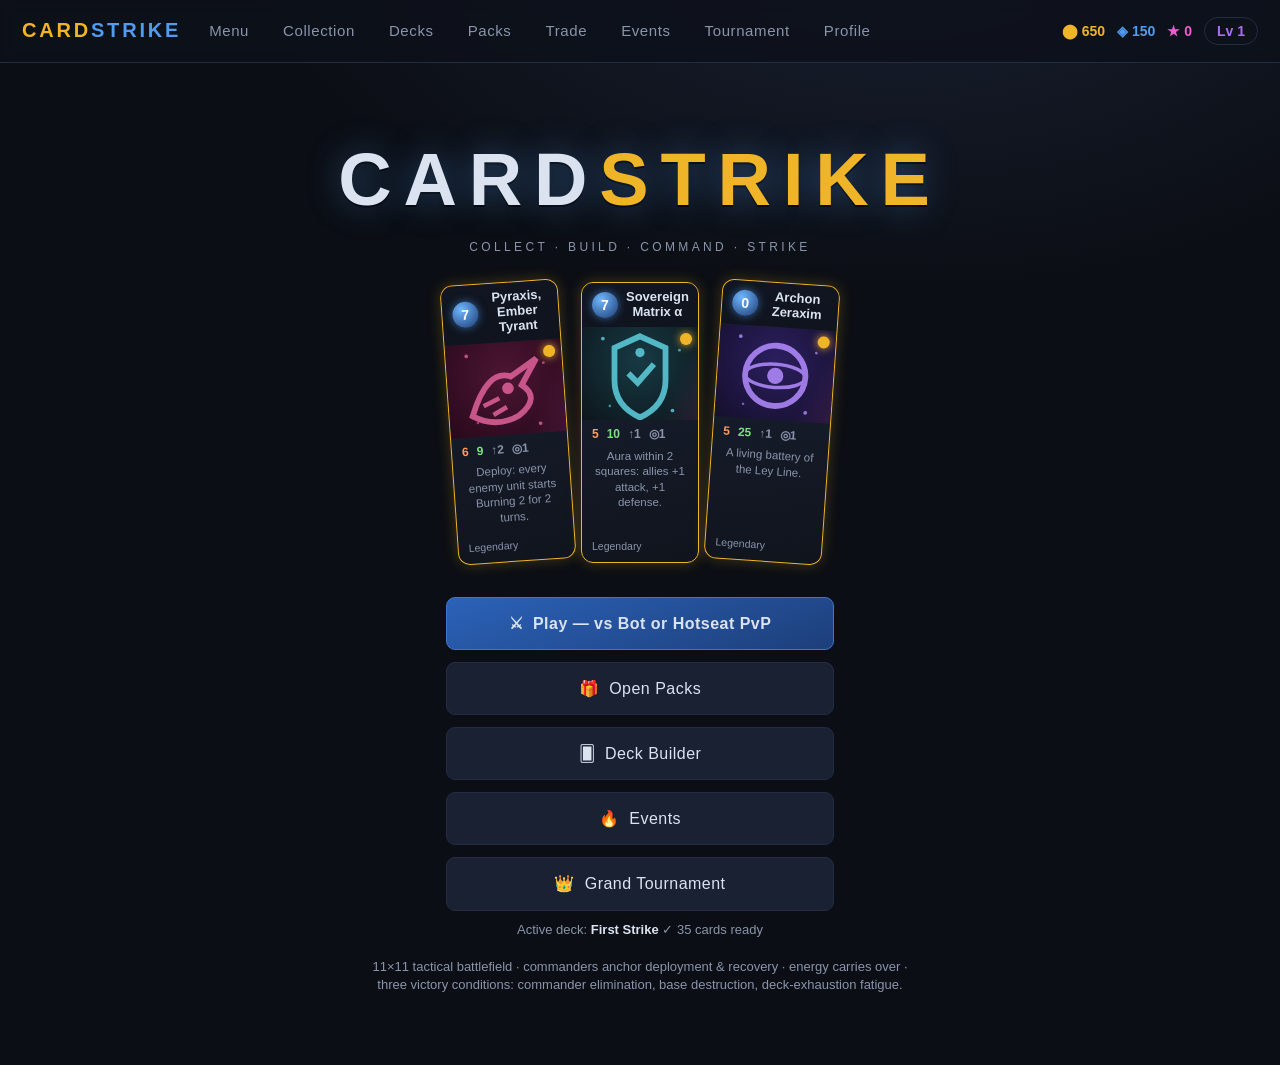
<file: index.html>
<!doctype html>
<html lang="en">
<head>
<meta charset="utf-8">
<meta name="viewport" content="width=device-width, initial-scale=1">
<title>Cardstrike</title>
<meta http-equiv="refresh" content="0; url=cardstrike.html">
<style>body{font-family:system-ui,sans-serif;background:#0e1220;color:#cfd6ea;display:grid;place-items:center;min-height:90vh}a{color:#7aa2ff}</style>
</head>
<body>
<p>Starting Cardstrike… <a href="cardstrike.html">Open it here</a> if you are not redirected.</p>
<script>location.replace('cardstrike.html');</script>
</body>
</html>
</file>
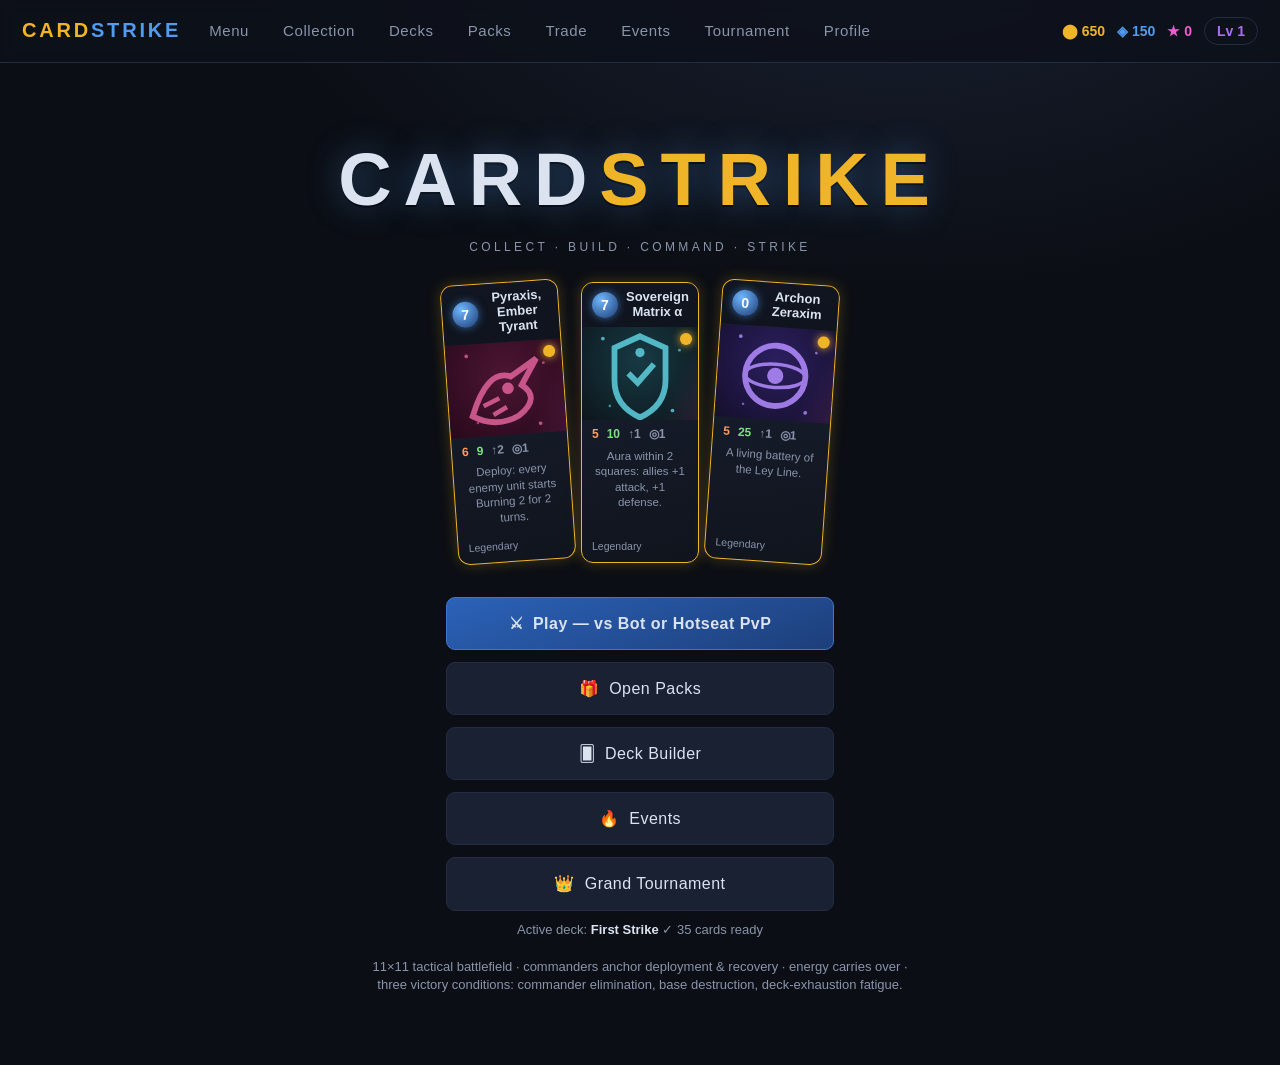
<file: cardstrike.html>
<!DOCTYPE html>
<html lang="en">
<head>
<meta charset="UTF-8">
<meta name="viewport" content="width=device-width, initial-scale=1">
<title>Cardstrike — Tactical Collectible Strategy Card Game</title>
<meta name="description" content="Cardstrike: a dark fantasy × sci-fi tactical collectible card game. Collect, build decks, command commanders on an 11×11 battlefield.">
<style>
/* ============================================================
   CARDSTRIKE — design system (dark fantasy × sci-fi)
   ============================================================ */
:root {
  --bg: #0b0e14; --bg2: #10141d; --panel: #141926; --panel2: #1a2133;
  --line: #232c42; --text: #dbe3f0; --muted: #8a94ab;
  --blue: #4f9cf0; --purple: #a86ef0; --gold: #f0b429; --red: #e05a6b; --green: #5fbf77; --pink: #f05cd0;
  --tile: calc(min(92vw, 62vh, 620px) / 11);
  --r-c: #9aa3b2; --r-u: #5fbf77; --r-r: #4f9cf0; --r-e: #a86ef0; --r-l: #f0b429; --r-m: #f05cd0;
}
* { box-sizing: border-box; margin: 0; padding: 0; }
html, body { height: 100%; }
body {
  background: radial-gradient(1200px 700px at 70% -10%, #1a2133 0%, var(--bg) 55%) fixed, var(--bg);
  color: var(--text);
  font-family: "Segoe UI", "SF Pro Text", "Helvetica Neue", Arial, sans-serif;
  font-size: 15px; line-height: 1.45; overflow-x: hidden;
}
h1, h2, h3, h4 { font-weight: 700; letter-spacing: 0.04em; }
.muted { color: var(--muted); font-size: 0.92em; }
button { font: inherit; }
::-webkit-scrollbar { height: 8px; width: 8px; }
::-webkit-scrollbar-thumb { background: var(--line); border-radius: 4px; }

/* ---------- shell ---------- */
.screen { display: none; min-height: 100vh; padding-bottom: 40px; }
.screen.active { display: block; }
.topbar {
  display: flex; align-items: center; gap: 14px; flex-wrap: wrap;
  padding: 12px 22px; background: rgba(13, 17, 26, 0.85); border-bottom: 1px solid var(--line);
  position: sticky; top: 0; z-index: 30; backdrop-filter: blur(6px);
}
.logo { font-weight: 900; font-size: 20px; letter-spacing: 0.14em; color: var(--gold); text-transform: uppercase; }
.logo b { color: var(--blue); }
.topnav { display: flex; gap: 6px; flex-wrap: wrap; }
.nav-btn {
  background: transparent; color: var(--muted); border: 1px solid transparent; border-radius: 8px;
  padding: 7px 13px; cursor: pointer; letter-spacing: 0.04em;
}
.nav-btn:hover { color: var(--text); background: var(--panel2); }
.nav-btn.on { color: var(--gold); border-color: var(--line); background: var(--panel); }
.curbar { margin-left: auto; display: flex; gap: 12px; align-items: center; flex-wrap: wrap; }
.cur { font-weight: 700; font-size: 14px; white-space: nowrap; }
.cur.coins { color: var(--gold); } .cur.credits { color: var(--blue); } .cur.stars { color: var(--pink); }
.cur.lvl { color: var(--purple); border: 1px solid var(--line); border-radius: 20px; padding: 3px 12px; }

/* ---------- buttons ---------- */
.btn {
  background: var(--panel2); color: var(--text); border: 1px solid var(--line); border-radius: 9px;
  padding: 9px 16px; cursor: pointer; transition: all 0.15s; letter-spacing: 0.03em;
}
.btn:hover:not(:disabled) { border-color: var(--blue); transform: translateY(-1px); }
.btn:disabled { opacity: 0.45; cursor: not-allowed; }
.btn.primary { background: linear-gradient(160deg, #2b62b8, #1d3f7a); border-color: #3f74d0; font-weight: 700; }
.btn.primary:hover:not(:disabled) { box-shadow: 0 4px 18px rgba(79, 156, 240, 0.35); }
.btn.star { background: linear-gradient(160deg, #8a3aa8, #5d2470); border-color: #a86ef0; }
.btn.small { padding: 6px 11px; font-size: 13px; }
.btn.dim { opacity: 0.5; }
.btnrow, .btnrow2 { display: flex; gap: 10px; margin-top: 14px; flex-wrap: wrap; justify-content: flex-end; }

/* ---------- main menu ---------- */
.menu-hero { text-align: center; padding: 7vh 20px 30px; }
.menu-hero h1 {
  font-size: clamp(38px, 7vw, 74px); letter-spacing: 0.16em; color: var(--text); text-transform: uppercase;
  text-shadow: 0 0 34px rgba(79, 156, 240, 0.45), 0 2px 0 #000;
}
.menu-hero h1 span { color: var(--gold); }
.menu-hero .tagline { color: var(--muted); letter-spacing: 0.28em; text-transform: uppercase; font-size: 12px; margin-top: 6px; }
.menu-cards { display: flex; justify-content: center; gap: 14px; margin-top: 26px; flex-wrap: wrap; }
.menu-cards .card { width: 118px; transform: rotate(var(--tilt, 0deg)); transition: transform 0.25s; }
.menu-cards .card:hover { transform: rotate(0deg) scale(1.08); }
.menu-actions { display: flex; flex-direction: column; gap: 12px; max-width: 420px; margin: 34px auto 0; padding: 0 16px; }
.menu-actions .btn { padding: 14px; font-size: 16px; }
#menu-dupes-note { color: var(--gold); text-align: center; margin-top: 12px; font-size: 14px; }
.deck-status-line { text-align: center; color: var(--muted); margin-top: 10px; font-size: 13px; }
.deck-status-line b { color: var(--text); }

/* ---------- panels & grids ---------- */
.panel { background: var(--panel); border: 1px solid var(--line); border-radius: 14px; padding: 18px; margin: 18px auto; max-width: 1240px; }
.panel h2 { margin-bottom: 12px; color: var(--gold); font-size: 18px; letter-spacing: 0.1em; text-transform: uppercase; }
.filter-row { display: flex; gap: 10px; flex-wrap: wrap; margin-bottom: 14px; align-items: center; }
.filter-row select, .filter-row input {
  background: var(--bg2); color: var(--text); border: 1px solid var(--line); border-radius: 8px; padding: 7px 10px;
}
.card-grid { display: grid; grid-template-columns: repeat(auto-fill, minmax(148px, 1fr)); gap: 14px; }
.empty { color: var(--muted); padding: 30px; text-align: center; grid-column: 1 / -1; }

/* ---------- card component ---------- */
.card {
  background: linear-gradient(170deg, var(--panel2), var(--bg2));
  border: 1px solid var(--line); border-radius: 12px; overflow: hidden; cursor: pointer;
  transition: transform 0.18s, box-shadow 0.18s; position: relative; display: flex; flex-direction: column;
  box-shadow: 0 4px 14px rgba(0, 0, 0, 0.4);
}
.card:hover { transform: translateY(-3px); z-index: 2; }
.card .card-top { display: flex; align-items: center; gap: 8px; padding: 7px 10px; background: rgba(0, 0, 0, 0.35); }
.card .cost {
  background: radial-gradient(circle at 35% 30%, #6fb6ff, #1c3a70); color: #fff; font-weight: 900;
  width: 26px; height: 26px; min-width: 26px; border-radius: 50%; display: flex; align-items: center; justify-content: center;
  box-shadow: 0 0 8px rgba(79, 156, 240, 0.6); font-size: 14px;
}
.card .cname { font-weight: 700; font-size: 13px; line-height: 1.15; }
.card .card-art { position: relative; aspect-ratio: 5/4; overflow: hidden; }
.card .card-art svg.art { width: 100%; height: 100%; display: block; }
.card .holo { position: absolute; inset: 0; background: linear-gradient(115deg, transparent 30%, rgba(240, 92, 208, 0.18) 45%, rgba(79, 156, 240, 0.22) 55%, transparent 70%); background-size: 250% 250%; animation: holo 3.2s linear infinite; pointer-events: none; }
@keyframes holo { 0% { background-position: 0% 0%; } 100% { background-position: 200% 200%; } }
.card .rarity-gem { position: absolute; right: 6px; top: 6px; width: 12px; height: 12px; border-radius: 50%; }
.card .card-stats { display: flex; gap: 8px; padding: 6px 10px 0; font-size: 12px; }
.card .st { color: var(--muted); font-weight: 700; }
.card .st.atk { color: #ff9c5c; } .card .st.hp { color: #7ee081; }
.card .tagline { color: var(--purple); font-weight: 700; letter-spacing: 0.12em; text-transform: uppercase; font-size: 11px; }
.card .card-desc { padding: 5px 10px 8px; font-size: 11.5px; color: var(--muted); flex: 1; line-height: 1.35; }
.card .card-bot { display: flex; justify-content: space-between; padding: 5px 10px 8px; font-size: 10.5px; color: var(--muted); }
.card .lvl { color: var(--gold); font-weight: 700; } .card .cnt { color: var(--blue); font-weight: 700; }
.card.r0 { border-color: #3a4152; } .card.r0:hover { box-shadow: 0 6px 18px rgba(154, 163, 178, 0.2); }
.card.r1 { border-color: var(--r-u); } .card.r1:hover { box-shadow: 0 6px 20px rgba(95, 191, 119, 0.3); }
.card.r2 { border-color: var(--r-r); } .card.r2:hover { box-shadow: 0 6px 20px rgba(79, 156, 240, 0.35); }
.card.r3 { border-color: var(--r-e); } .card.r3:hover { box-shadow: 0 6px 20px rgba(168, 110, 240, 0.4); }
.card.r4 { border-color: var(--r-l); box-shadow: 0 0 14px rgba(240, 180, 41, 0.25); }
.card.r4:hover { box-shadow: 0 0 26px rgba(240, 180, 41, 0.55); }
.card.r5 { border-color: var(--r-m); box-shadow: 0 0 16px rgba(240, 92, 208, 0.3); animation: mythicPulse 2.4s ease-in-out infinite; }
@keyframes mythicPulse { 0%, 100% { box-shadow: 0 0 14px rgba(240, 92, 208, 0.3); } 50% { box-shadow: 0 0 30px rgba(240, 92, 208, 0.65); } }
.card.r4 .rarity-gem, .card.r5 .rarity-gem { background: currentColor; }
.card.r4 .rarity-gem { color: var(--r-l); box-shadow: 0 0 8px var(--r-l); }
.card.r5 .rarity-gem { color: var(--r-m); box-shadow: 0 0 8px var(--r-m); }
.card.unowned { filter: grayscale(0.9) brightness(0.55); }
.card.unowned::after { content: '?'; position: absolute; inset: 0; display: flex; align-items: center; justify-content: center; font-size: 44px; font-weight: 900; color: rgba(255, 255, 255, 0.16); }
.card.mini { width: 108px; }
.card.maxed { opacity: 0.55; }
.pool-count { position: absolute; top: 4px; left: 4px; background: rgba(0, 0, 0, 0.7); border-radius: 6px; padding: 1px 6px; font-size: 11px; color: var(--blue); font-weight: 700; }

/* ---------- pack opening ---------- */
.modal-back {
  position: fixed; inset: 0; background: rgba(5, 7, 12, 0.82); z-index: 100;
  display: flex; align-items: center; justify-content: center; padding: 16px; backdrop-filter: blur(4px);
  animation: fadeIn 0.2s;
}
@keyframes fadeIn { from { opacity: 0; } to { opacity: 1; } }
.modal-box { max-width: 720px; width: 100%; max-height: 92vh; overflow-y: auto; }
.modal-box.wide, .modal-back.wide .modal-box { max-width: 880px; }
.confirm { background: var(--panel); border: 1px solid var(--line); border-radius: 14px; padding: 22px; }
.confirm-body { margin-top: 8px; color: var(--muted); }
.pack-stage { text-align: center; padding: 20px; }
.pack-visual {
  width: min(280px, 70vw); aspect-ratio: 3/4.2; margin: 0 auto; border-radius: 16px; cursor: pointer; position: relative;
  background: linear-gradient(160deg, #24304c, #10141d 70%), var(--bg2);
  border: 1px solid var(--blue); box-shadow: 0 0 40px rgba(79, 156, 240, 0.3);
  display: flex; align-items: center; justify-content: center; transition: transform 0.4s, opacity 0.4s;
}
.pack-visual:hover { transform: scale(1.04); }
.pack-visual.rip { transform: scale(1.15) rotate(4deg); opacity: 0; }
.pack-inner { font-weight: 900; letter-spacing: 0.2em; color: var(--gold); font-size: 22px; text-transform: uppercase; text-shadow: 0 0 16px rgba(240, 180, 41, 0.5); }
.pack-inner span { display: block; font-size: 10px; color: var(--muted); letter-spacing: 0.3em; margin-top: 10px; font-weight: 400; }
.reveal-stage { display: flex; justify-content: center; perspective: 800px; }
.reveal-stage .card { width: min(240px, 62vw); transform: rotateY(180deg); }
.reveal-stage .card.flip { animation: cardFlip 0.55s forwards; }
@keyframes cardFlip { to { transform: rotateY(0); } }
.dupe-tag { color: var(--gold); font-weight: 700; margin-top: 12px; letter-spacing: 0.2em; }
.reveal-hint { color: var(--muted); margin-top: 16px; font-size: 12px; letter-spacing: 0.15em; }
.reveal-summary { background: var(--panel); border: 1px solid var(--line); border-radius: 14px; padding: 22px; text-align: left; }
.sum-grid { display: grid; grid-template-columns: repeat(auto-fill, minmax(150px, 1fr)); gap: 8px; margin: 12px 0; }
.sum-item { padding: 7px 10px; border-radius: 8px; background: var(--bg2); border-left: 3px solid var(--line); font-size: 13px; }
.sum-item.dupe { color: var(--muted); }
.sum-item.r1 { border-color: var(--r-u); } .sum-item.r2 { border-color: var(--r-r); } .sum-item.r3 { border-color: var(--r-e); }
.sum-item.r4 { border-color: var(--r-l); color: var(--gold); } .sum-item.r5 { border-color: var(--r-m); color: var(--pink); }

/* ---------- shop / events / trade / tournament ---------- */
.pack-grid { display: grid; grid-template-columns: repeat(auto-fill, minmax(230px, 1fr)); gap: 16px; }
.pack-tile { background: var(--panel); border: 1px solid var(--line); border-radius: 14px; padding: 16px; }
.pack-tile.locked { opacity: 0.55; }
.pack-art { height: 90px; border-radius: 10px; overflow: hidden; margin-bottom: 10px; }
.pack-art svg { width: 100%; height: 100%; }
.pack-tile h3 { font-size: 16px; }
.pack-meta { color: var(--gold); font-weight: 700; margin: 4px 0; }
.odds { font-size: 11.5px; color: var(--muted); margin-bottom: 10px; }
.odds span { margin-right: 6px; }
.free { color: var(--green); font-weight: 700; font-size: 13px; }
.lock { color: var(--muted); font-size: 12px; margin-bottom: 8px; }
.pack-tile.event { border-color: #c96a3a; box-shadow: 0 0 18px rgba(201, 106, 58, 0.25); }
.event-tile { background: var(--panel); border: 1px solid var(--line); border-radius: 14px; padding: 18px; margin-bottom: 14px; }
.event-tile.active-ev { border-color: #c96a3a; }
.live { color: #ff884d; font-size: 12px; letter-spacing: 0.2em; animation: blink 1.4s infinite; }
@keyframes blink { 50% { opacity: 0.4; } }
.schedtag { color: var(--muted); font-size: 12px; letter-spacing: 0.1em; }
.blurb { color: var(--gold); font-size: 13px; }
.trade-row { background: var(--panel); border: 1px solid var(--line); border-radius: 14px; padding: 16px; margin-bottom: 14px; }
.trade-ex { display: flex; align-items: center; gap: 14px; margin: 12px 0; flex-wrap: wrap; }
.trade-arrow { font-size: 26px; color: var(--gold); }
.broker { color: var(--purple); font-weight: 700; }
.tourn-idle, .tourn-live { background: var(--panel); border: 1px solid var(--line); border-radius: 14px; padding: 22px; }
.bracket { display: flex; align-items: center; gap: 10px; flex-wrap: wrap; margin: 14px 0; }
.brk-slot { border: 1px solid var(--line); border-radius: 8px; padding: 8px 14px; background: var(--bg2); }
.brk-slot.you { border-color: var(--gold); color: var(--gold); font-weight: 700; }
.brk-note { width: 100%; color: var(--muted); font-size: 12px; }
.champ { color: var(--gold); font-weight: 700; margin-top: 10px; }

/* ---------- profile ---------- */
.pf-grid { display: grid; grid-template-columns: 1fr 1fr; gap: 18px; }
.pf-head { display: flex; gap: 16px; align-items: center; flex-wrap: wrap; margin-bottom: 14px; }
.avatar-circle {
  width: 64px; height: 64px; border-radius: 50%; background: radial-gradient(circle at 30% 30%, var(--purple), #2a1440);
  display: flex; align-items: center; justify-content: center; font-size: 28px; border: 2px solid var(--gold);
}
.xp-track { background: var(--bg2); border-radius: 10px; height: 14px; overflow: hidden; border: 1px solid var(--line); flex: 1; min-width: 160px; }
.xp-track i { display: block; height: 100%; background: linear-gradient(90deg, var(--blue), var(--purple)); transition: width 0.4s; }
.stat-grid { display: grid; grid-template-columns: repeat(auto-fill, minmax(110px, 1fr)); gap: 10px; margin-top: 12px; }
.stat { background: var(--bg2); border: 1px solid var(--line); border-radius: 10px; padding: 10px; text-align: center; }
.stat b { display: block; font-size: 18px; color: var(--gold); }
.stat span { font-size: 11px; color: var(--muted); }
.week-row, .ach-row, .cos-row { display: flex; align-items: center; gap: 12px; padding: 9px 0; border-bottom: 1px dashed var(--line); flex-wrap: wrap; }
.week-row .wgoal { min-width: 90px; color: var(--gold); font-weight: 700; }
.week-row.claimed { opacity: 0.5; }
.ach-row.got { background: rgba(240, 180, 41, 0.06); border-radius: 8px; padding: 9px 8px; }
.ach-check { margin-left: auto; color: var(--gold); font-size: 22px; }
.pf-panel h4 { margin: 12px 0 6px; color: var(--blue); }

/* ---------- deck builder ---------- */
.deck-layout { display: grid; grid-template-columns: 1fr 340px; gap: 18px; align-items: start; }
.deck-side { position: sticky; top: 70px; }
.deck-list { max-height: 52vh; overflow-y: auto; display: flex; flex-direction: column; gap: 4px; margin-top: 10px; }
.deck-row { display: flex; gap: 8px; align-items: center; background: var(--bg2); border: 1px solid var(--line); border-left-width: 4px; border-radius: 6px; padding: 5px 9px; cursor: pointer; font-size: 13px; }
.deck-row:hover { border-color: var(--red); }
.deck-row .dcost { font-weight: 900; color: var(--blue); min-width: 22px; }
.deck-row .dname { flex: 1; }
.deck-row .dtype { color: var(--muted); font-size: 11px; }
.deck-row.r0 { border-left-color: var(--r-c); } .deck-row.r1 { border-left-color: var(--r-u); } .deck-row.r2 { border-left-color: var(--r-r); }
.deck-row.r3 { border-left-color: var(--r-e); } .deck-row.r4 { border-left-color: var(--r-l); } .deck-row.r5 { border-left-color: var(--r-m); }
.deck-controls { display: flex; gap: 8px; flex-wrap: wrap; align-items: center; margin-bottom: 8px; }
#deck-name { background: var(--bg2); color: var(--text); border: 1px solid var(--line); border-radius: 8px; padding: 7px 10px; }
.slot-btn { background: var(--bg2); color: var(--muted); border: 1px solid var(--line); border-radius: 8px; padding: 6px 12px; cursor: pointer; margin-right: 6px; }
.slot-btn.on { color: var(--text); border-color: var(--blue); }
.slot-btn.active-deck { color: var(--gold); }
#deck-status { margin: 8px 0; font-size: 14px; }
#deck-status .ok { color: var(--green); } #deck-status .bad { color: var(--red); }
.deck-pool { max-height: 56vh; overflow-y: auto; }
.deck-status-ok { color: var(--green); }

/* ---------- battle screen ---------- */
#screen-battle { padding-bottom: 12px; }
.bt-top {
  display: flex; align-items: center; gap: 14px; flex-wrap: wrap; padding: 10px 18px;
  background: rgba(13, 17, 26, 0.9); border-bottom: 1px solid var(--line); position: sticky; top: 0; z-index: 20;
}
#bt-info { font-size: 14px; min-width: 200px; }
.evtag { color: #ff884d; font-weight: 700; }
.bt-side { display: flex; gap: 10px; align-items: center; font-size: 13px; }
.bt-side .who { font-weight: 700; }
.bt-side.p0 .who { color: #7ec2ff; } .bt-side.p1 .who { color: #e08ac2; }
.bt-side .deck { color: var(--muted); }
.fatigue { color: var(--red); font-weight: 700; }
.orb {
  width: 52px; height: 52px; border-radius: 50%; display: flex; align-items: baseline; justify-content: center; align-items: center;
  background: radial-gradient(circle at 35% 30%, #3b74d8, #10254d); color: #fff; font-size: 20px; font-weight: 900;
  box-shadow: 0 0 16px rgba(79, 156, 240, 0.5); gap: 2px;
}
.orb i { font-size: 10px; color: #bcd6ff; font-weight: 400; }
.orb-sub { font-size: 11px; color: var(--muted); max-width: 150px; }
#bt-banner {
  margin: 10px auto; max-width: 640px; text-align: center; background: linear-gradient(160deg, #22304e, #131a2a);
  border: 1px solid var(--blue); border-radius: 12px; padding: 10px 16px; font-size: 15px;
}
.battle-layout { display: grid; grid-template-columns: 1fr 300px; gap: 14px; padding: 0 16px; align-items: start; }
.board-wrap { display: flex; flex-direction: column; align-items: center; gap: 8px; }
#board {
  width: min(92vw, 62vh, 620px); aspect-ratio: 1; position: relative;
  background: #0a0d13; border: 2px solid var(--line); border-radius: 10px; overflow: hidden;
  box-shadow: 0 10px 40px rgba(0, 0, 0, 0.5), inset 0 0 60px rgba(20, 30, 60, 0.4);
}
.tile { position: absolute; width: calc(100% / 11); height: calc(100% / 11); border: 0.5px solid rgba(60, 74, 110, 0.35); background: rgba(16, 20, 30, 0.5); transition: background 0.15s; }
.tile.side0 { background: rgba(28, 44, 74, 0.35); }
.tile.side1 { background: rgba(60, 28, 52, 0.35); }
.tile.te-ember { background: rgba(160, 60, 20, 0.4); }
.tile.te-block { background: rgba(120, 170, 220, 0.3); }
.tile.te-rift { background: rgba(90, 40, 140, 0.45); }
.tile.te-frost { background: rgba(80, 140, 200, 0.35); }
.te-icon { position: absolute; inset: 0; display: flex; align-items: center; justify-content: center; font-size: calc(var(--tile) * 0.5); opacity: 0.85; }
.tile.hl-move { background: rgba(79, 156, 240, 0.35); box-shadow: inset 0 0 0 2px rgba(79, 156, 240, 0.7); cursor: pointer; }
.tile.hl-return { background: rgba(95, 191, 119, 0.4); box-shadow: inset 0 0 0 2px rgba(95, 191, 119, 0.8); cursor: pointer; }
.tile.hl-deploy { background: rgba(240, 180, 41, 0.22); box-shadow: inset 0 0 0 2px rgba(240, 180, 41, 0.7); cursor: pointer; }
.tile.hl-move:hover, .tile.hl-return:hover, .tile.hl-deploy:hover { background: rgba(120, 180, 255, 0.5); }
#unit-layer { position: absolute; inset: 0; pointer-events: none; }
.unit {
  position: absolute; pointer-events: auto; cursor: pointer; z-index: 5;
  transition: left 0.45s cubic-bezier(0.3, 0.8, 0.4, 1), top 0.45s cubic-bezier(0.3, 0.8, 0.4, 1), opacity 0.4s;
}
.unit .u-art { position: absolute; inset: 6%; border-radius: 16%; overflow: hidden; border: 2px solid var(--line); }
.unit.p0 .u-art { border-color: #3f74d0; box-shadow: 0 0 8px rgba(79, 156, 240, 0.5); }
.unit.p1 .u-art { border-color: #b34a8a; box-shadow: 0 0 8px rgba(224, 138, 194, 0.5); }
.unit .u-art svg { width: 100%; height: 100%; display: block; }
.u-badge { position: absolute; top: -2px; left: 2px; font-size: calc(var(--tile) * 0.34); color: var(--gold); text-shadow: 0 0 6px #000; }
.u-stats { position: absolute; bottom: 2px; left: 0; right: 0; display: flex; justify-content: center; gap: 3px; font-size: calc(var(--tile) * 0.26); font-weight: 900; text-shadow: 0 1px 3px #000; }
.u-atk { color: #ff9c5c; } .u-hp { color: #7ee081; } .u-def { color: #7db8ff; }
.u-hpbar { position: absolute; top: -1px; left: 6%; right: 6%; height: calc(var(--tile) * 0.09); background: rgba(0, 0, 0, 0.65); border-radius: 4px; overflow: hidden; }
.u-hpbar i { display: block; height: 100%; background: linear-gradient(90deg, #3fae5a, #7ee081); }
.u-hpbar b { position: absolute; top: 0; left: 0; height: 100%; background: rgba(140, 200, 255, 0.85); }
.u-st { position: absolute; top: calc(var(--tile) * 0.08); right: 1px; display: flex; flex-direction: column; font-size: calc(var(--tile) * 0.24); }
.u-name { display: none; }
.unit.selected .u-art { box-shadow: 0 0 0 3px var(--gold), 0 0 18px rgba(240, 180, 41, 0.6); }
.unit.hl-attack .u-art { box-shadow: 0 0 0 3px var(--red), 0 0 16px rgba(224, 90, 107, 0.7); cursor: crosshair; }
.unit.hl-sel .u-art { box-shadow: 0 0 0 3px var(--gold); }
.unit.hl-self .u-art { box-shadow: 0 0 0 3px var(--gold); }
.unit.fallen { filter: grayscale(1) brightness(0.5); }
.unit.fallen::after { content: '☠'; position: absolute; inset: 0; display: flex; align-items: center; justify-content: center; font-size: calc(var(--tile) * 0.5); color: rgba(255, 255, 255, 0.5); }
.unit.token .u-art { border-style: dashed; }
.unit.frozen .u-art { filter: hue-rotate(160deg) brightness(1.2); }
.unit.shake { animation: shake 0.35s; }
@keyframes shake { 25% { transform: translate(-3px, 1px); } 50% { transform: translate(3px, -1px); } 75% { transform: translate(-2px, 0); } }
.unit.dying { opacity: 0; transform: scale(0.4); }
.dmg-pop {
  position: absolute; left: 50%; top: 20%; transform: translateX(-50%); font-size: calc(var(--tile) * 0.42); font-weight: 900;
  color: #ff5a6e; text-shadow: 0 0 8px #000; animation: popUp 0.7s forwards; pointer-events: none; z-index: 9;
}
.dmg-pop.heal { color: #7ee081; }
@keyframes popUp { from { opacity: 1; margin-top: 0; } to { opacity: 0; margin-top: -22px; } }
.bt-side-col { display: flex; flex-direction: column; gap: 10px; min-width: 0; }
.side-box, .side-log { background: var(--panel); border: 1px solid var(--line); border-radius: 12px; padding: 12px; }
.side-box h4 { color: var(--gold); margin-bottom: 6px; }
.sel-stats { display: flex; flex-wrap: wrap; gap: 8px; font-size: 13px; margin-bottom: 6px; }
.sel-stats span { background: var(--bg2); border: 1px solid var(--line); border-radius: 6px; padding: 2px 8px; }
.sel-st { display: flex; flex-wrap: wrap; gap: 6px; margin-bottom: 6px; }
.stat-tag { font-size: 11px; color: var(--pink); border: 1px solid var(--pink); border-radius: 10px; padding: 1px 7px; }
.side-acts { display: flex; flex-direction: column; gap: 6px; }
.opt-counts { color: var(--muted); font-size: 13px; }
.log-lines { max-height: 180px; overflow-y: auto; display: flex; flex-direction: column-reverse; }
.log-line { font-size: 12px; color: var(--muted); padding: 2px 0; border-bottom: 1px dashed rgba(35, 44, 66, 0.5); }
#bt-hint { color: var(--gold); font-size: 13px; min-height: 18px; }
.hand-wrap { padding: 8px 16px 14px; }
#bt-hand { display: flex; gap: 10px; overflow-x: auto; padding: 6px 2px; min-height: 168px; align-items: flex-end; }
.hand-hint { color: var(--muted); align-self: center; margin: auto; letter-spacing: 0.2em; }
.hand-card { width: 148px; min-width: 148px; transition: transform 0.15s; }
.hand-card:hover { transform: translateY(-8px); }
.hand-card.chosen { transform: translateY(-14px); box-shadow: 0 0 22px rgba(240, 180, 41, 0.55); border-color: var(--gold); }
.hand-card.unaffordable { filter: brightness(0.55) saturate(0.5); }

/* ---------- victory ---------- */
.victory-box { background: var(--panel); border: 1px solid var(--line); border-radius: 16px; padding: 30px; text-align: center; }
.victory-box.won h2 { color: var(--gold); text-shadow: 0 0 24px rgba(240, 180, 41, 0.5); font-size: 34px; letter-spacing: 0.2em; }
.victory-box.lost h2 { color: var(--red); font-size: 34px; letter-spacing: 0.2em; }
.vreason { color: var(--text); margin: 10px 0; }
.vconds { color: var(--muted); font-size: 11.5px; letter-spacing: 0.06em; }
.vrewards { display: flex; gap: 16px; justify-content: center; margin-top: 14px; font-size: 16px; font-weight: 700; flex-wrap: wrap; }
.lvlup, .achup { color: var(--purple); font-weight: 700; margin-top: 10px; }
.achup { color: var(--gold); }
.tourn-note { margin-top: 12px; color: var(--blue); font-weight: 700; }

/* ---------- card detail ---------- */
.card-detail { background: var(--panel); border: 1px solid var(--line); border-radius: 14px; padding: 20px; }
.detail-grid { display: grid; grid-template-columns: 210px 1fr; gap: 16px; margin-top: 12px; }
.big-art { border-radius: 12px; overflow: hidden; border: 1px solid var(--line); }
.big-art svg { width: 100%; height: 100%; display: block; }
.desc { margin: 8px 0; color: var(--text); }
.flavor { color: var(--muted); font-style: italic; margin: 8px 0; }
.abil { color: var(--blue); font-size: 13px; margin: 6px 0; }
.rr { font-size: 12px; letter-spacing: 0.1em; text-transform: uppercase; }
.up-panel { margin-top: 14px; background: var(--bg2); border: 1px solid var(--line); border-radius: 10px; padding: 14px; }
.lvl-row { display: flex; align-items: center; gap: 8px; margin-bottom: 8px; flex-wrap: wrap; }
.pip { width: 12px; height: 12px; border-radius: 50%; background: var(--line); display: inline-block; }
.pip.on { background: var(--gold); box-shadow: 0 0 6px rgba(240, 180, 41, 0.7); }
.grow-line { color: var(--muted); font-size: 13px; margin: 4px 0; }
.dupe-row { display: flex; gap: 12px; align-items: center; background: var(--bg2); border: 1px solid var(--gold); border-radius: 12px; padding: 12px; margin-top: 10px; flex-wrap: wrap; }
.dupe-head { color: var(--gold); margin-bottom: 4px; }
.dupe-acts { display: flex; gap: 8px; flex-wrap: wrap; }

/* ---------- play setup ---------- */
.play-setup { background: var(--panel); border: 1px solid var(--line); border-radius: 14px; padding: 22px; }
.diff-grid { display: grid; grid-template-columns: 1fr 1fr; gap: 10px; margin: 14px 0; }
.btn.diff { text-align: left; padding: 14px; display: flex; flex-direction: column; gap: 4px; }
.btn.diff b { font-size: 16px; }
.btn.diff i { font-style: normal; font-size: 12px; color: var(--muted); }
.btn.d0 { border-color: var(--r-c); } .btn.d1 { border-color: var(--r-u); } .btn.d2 { border-color: var(--r-r); } .btn.d3 { border-color: var(--r-e); }
.play-setup .btn.star, .play-setup .btn:not(.diff) { margin-top: 8px; width: 100%; text-align: left; }

/* ---------- toasts ---------- */
#toasts { position: fixed; bottom: 18px; left: 50%; transform: translateX(-50%); z-index: 200; display: flex; flex-direction: column; gap: 8px; align-items: center; pointer-events: none; }
.toast {
  background: var(--panel2); border: 1px solid var(--line); color: var(--text); border-radius: 10px; padding: 10px 18px;
  opacity: 0; transform: translateY(8px); transition: all 0.3s; max-width: 90vw; font-size: 14px;
  box-shadow: 0 8px 24px rgba(0, 0, 0, 0.5);
}
.toast.show { opacity: 1; transform: translateY(0); }
.toast.bad { border-color: var(--red); color: #ffb3bc; }

/* ---------- responsive ---------- */
@media (max-width: 960px) {
  .battle-layout { grid-template-columns: 1fr; }
  .bt-side-col { order: 2; }
  .deck-layout { grid-template-columns: 1fr; }
  .deck-side { position: static; }
  .pf-grid { grid-template-columns: 1fr; }
  .detail-grid { grid-template-columns: 150px 1fr; }
}
@media (max-width: 640px) {
  .topnav { gap: 2px; }
  .nav-btn { padding: 6px 8px; font-size: 13px; }
  .curbar { gap: 8px; }
  .cur.lvl { padding: 2px 8px; }
  .card-grid { grid-template-columns: repeat(auto-fill, minmax(124px, 1fr)); gap: 10px; }
  .hand-card { width: 120px; min-width: 120px; }
  #bt-hand { min-height: 150px; }
  .detail-grid { grid-template-columns: 1fr; }
  .big-art { max-width: 200px; }
  .diff-grid { grid-template-columns: 1fr; }
  :root { --tile: calc(min(92vw, 52vh, 620px) / 11); }
}
@media (prefers-reduced-motion: reduce) {
  * { animation-duration: 0.01s !important; transition-duration: 0.01s !important; }
}

/* ---- inspect panel & guide (tap any piece to see what it does) ---- */
.unit { cursor: pointer; }
.insp .card-art { width: min(190px, 52vw); aspect-ratio: 1.15; margin: 2px auto 10px; }
.insp .sel-stats { justify-content: center; flex-wrap: wrap; }
.insp-owner { text-align: center; font-size: 12px; color: #8a93ad; margin: 4px 0 8px; letter-spacing: 0.04em; }
.insp-ab { background: rgba(255, 255, 255, 0.045); border-left: 3px solid #7aa2ff; border-radius: 6px; padding: 8px 11px; margin: 7px 0; font-size: 13px; line-height: 1.5; }
.insp-help { display: block; font-size: 12px; color: #8a93ad; margin-top: 2px; }
.insp-tip { margin-top: 12px; font-size: 12px; line-height: 1.5; }
.gloss h3 { margin: 0 0 6px; }
.gloss h4 { margin: 16px 0 6px; font-size: 13px; text-transform: uppercase; letter-spacing: 0.09em; color: #9fb3da; }
.gloss-item { display: flex; gap: 10px; margin: 5px 0; font-size: 13.5px; line-height: 1.55; }
.gloss-item .gi { flex: 0 0 84px; font-weight: 600; color: #cfd6ea; }
@media (max-width: 640px) {
  .gloss-item { font-size: 13px; }
  .gloss-item .gi { flex-basis: 74px; }
}

</style>
</head>
<body>

<!-- ============ TOP BAR ============ -->
<header class="topbar">
  <span class="logo">Card<b>strike</b></span>
  <nav class="topnav">
    <button class="nav-btn" data-nav="menu">Menu</button>
    <button class="nav-btn" data-nav="collection">Collection</button>
    <button class="nav-btn" data-nav="decks">Decks</button>
    <button class="nav-btn" data-nav="packs">Packs</button>
    <button class="nav-btn" data-nav="trade">Trade</button>
    <button class="nav-btn" data-nav="events">Events</button>
    <button class="nav-btn" data-nav="tournament">Tournament</button>
    <button class="nav-btn" data-nav="profile">Profile</button>
  </nav>
  <div id="cur-slot" class="curbar"></div>
</header>

<!-- ============ MAIN MENU ============ -->
<section id="screen-menu" class="screen">
  <div class="menu-hero">
    <h1>Card<span>strike</span></h1>
    <div class="tagline">Collect · Build · Command · Strike</div>
    <div class="menu-cards" id="menu-showcase"></div>
    <div class="menu-actions">
      <button class="btn primary" id="btn-play">⚔ &nbsp;Play — vs Bot or Hotseat PvP</button>
      <button class="btn" data-nav="packs">🎁 &nbsp;Open Packs</button>
      <button class="btn" data-nav="decks">🂠 &nbsp;Deck Builder</button>
      <button class="btn" data-nav="events">🔥 &nbsp;Events</button>
      <button class="btn" data-nav="tournament">👑 &nbsp;Grand Tournament</button>
    </div>
    <div id="menu-dupes-note"></div>
    <div class="deck-status-line">Active deck: <b id="menu-deck-name">—</b> <span id="menu-deck-valid"></span></div>
    <p class="muted" style="max-width:560px;margin:18px auto 0;font-size:13px;">
      11×11 tactical battlefield · commanders anchor deployment &amp; recovery · energy carries over ·
      three victory conditions: commander elimination, base destruction, deck-exhaustion fatigue.
    </p>
  </div>
</section>

<!-- ============ BATTLE ============ -->
<section id="screen-battle" class="screen">
  <div class="bt-top">
    <div id="bt-info"></div>
    <div id="bt-players" style="display:flex;gap:16px;flex-wrap:wrap;"></div>
    <div id="bt-energy" style="display:flex;gap:10px;align-items:center;"></div>
    <div style="margin-left:auto;display:flex;gap:8px;">
      <button class="btn small" id="bt-help" title="What does every move do?">? Guide</button>
      <button class="btn small" id="bt-forfeit">Forfeit</button>
      <button class="btn primary" id="bt-end">End turn ▶</button>
    </div>
  </div>
  <div id="bt-banner"></div>
  <div class="battle-layout">
    <div class="board-wrap">
      <div id="bt-hint"></div>
      <div id="board"></div>
    </div>
    <div class="bt-side-col" id="bt-side"></div>
  </div>
  <div class="hand-wrap"><div id="bt-hand"></div></div>
</section>

<!-- ============ COLLECTION ============ -->
<section id="screen-collection" class="screen">
  <div class="panel">
    <h2>Collection</h2>
    <div id="col-dupes"></div>
    <div class="filter-row">
      <select id="col-type"><option value="all">All types</option><option value="unit">Units</option><option value="commander">Commanders</option><option value="spell">Spells</option><option value="structure">Structures</option></select>
      <select id="col-rarity"><option value="all">All rarities</option><option value="0">Common</option><option value="1">Uncommon</option><option value="2">Rare</option><option value="3">Epic</option><option value="4">Legendary</option><option value="5">Mythic</option></select>
      <select id="col-theme"><option value="all">All themes</option><option value="verdant">Verdant</option><option value="horde">Horde</option><option value="legion">Legion</option><option value="custodes">Custodes</option><option value="arcane">Arcane</option><option value="neutral">Neutral</option></select>
      <label><input type="checkbox" id="col-owned"> Owned only</label>
      <input type="search" id="col-q" placeholder="Search cards…">
    </div>
    <div id="col-grid" class="card-grid"></div>
  </div>
</section>

<!-- ============ DECKS ============ -->
<section id="screen-decks" class="screen">
  <div class="panel">
    <h2>Deck Builder</h2>
    <div id="deck-slots" style="margin-bottom:10px;"></div>
    <div class="deck-layout">
      <div>
        <div class="deck-controls">
          <input id="deck-name" value="Deck">
          <button class="btn primary" id="deck-save">Save deck</button>
          <button class="btn" id="deck-activate">Set as active ★</button>
          <button class="btn" id="deck-autofill">Auto-fill from collection</button>
        </div>
        <div id="deck-status"></div>
        <p class="muted">Exactly 35 cards · max 2 commanders · Commons up to 3 copies, other rarities 1 copy. Click a deck row to remove it.</p>
        <div id="deck-list" class="deck-list"></div>
      </div>
      <div class="deck-side">
        <h4 style="color:var(--blue)">Your collection — click to add</h4>
        <div id="deck-pool" class="card-grid" style="margin-top:10px;"></div>
      </div>
    </div>
  </div>
</section>

<!-- ============ PACKS ============ -->
<section id="screen-packs" class="screen">
  <div class="panel">
    <h2>Packs &amp; Economy</h2>
    <p class="muted" style="margin-bottom:12px;">Coins buy packs. Duplicates can be sold for Coins or converted to Star Points (cosmetics). Credits upgrade cards and are earned only through play.</p>
    <div id="pack-grid" class="pack-grid"></div>
  </div>
</section>

<!-- ============ TRADE ============ -->
<section id="screen-trade" class="screen">
  <div class="panel">
    <h2>Trade Post</h2>
    <p class="muted" style="margin-bottom:8px;">Prototype trade interface with simulated brokers. Real PvP trading will reuse the same validation (ownership check, uniqueness protection, two-sided confirmation). <span id="trade-used"></span></p>
    <div id="trade-offers"></div>
  </div>
</section>

<!-- ============ EVENTS ============ -->
<section id="screen-events" class="screen">
  <div class="panel">
    <h2>Events</h2>
    <p class="muted" style="margin-bottom:10px;">Events are defined by administrators as configuration (rules, dates, rewards, special packs, rule modifiers). The active event applies its battle modifier and coin multiplier automatically.</p>
    <div id="event-list"></div>
  </div>
</section>

<!-- ============ TOURNAMENT ============ -->
<section id="screen-tournament" class="screen">
  <div class="panel">
    <h2>Grand Tournament</h2>
    <div id="tourn-body"></div>
  </div>
</section>

<!-- ============ PROFILE ============ -->
<section id="screen-profile" class="screen">
  <div class="panel">
    <h2>Profile &amp; Progression</h2>
    <div class="pf-grid">
      <div class="pf-panel">
        <div class="pf-head">
          <div class="avatar-circle">⚔</div>
          <div style="flex:1;min-width:200px;">
            <input id="pf-name" value="Striker" style="background:var(--bg2);color:var(--text);border:1px solid var(--line);border-radius:8px;padding:8px 12px;width:100%;">
            <div style="display:flex;gap:10px;align-items:center;margin-top:8px;">
              <span class="cur lvl" id="pf-level">Lv 1</span>
              <div class="xp-track"><i id="pf-xpbar"></i></div>
              <span class="muted" id="pf-xptext"></span>
            </div>
          </div>
        </div>
        <div class="stat-grid" id="pf-stats"></div>
        <div id="pf-weekly"></div>
        <h4>Achievements <span class="muted">(cosmetic rewards only)</span></h4>
        <div id="pf-achievements"></div>
      </div>
      <div class="pf-panel">
        <div id="pf-shop"></div>
        <h4>Settings &amp; Data</h4>
        <div class="cos-row"><label><input type="checkbox" id="set-sfx"> Sound effects</label></div>
        <div class="cos-row"><label><input type="checkbox" id="set-anim"> Animations (reduced motion respected)</label></div>
        <div class="btnrow2" style="justify-content:flex-start;">
          <button class="btn" id="btn-export">⬇ Export save</button>
          <button class="btn" id="btn-import">⬆ Import save</button>
          <input type="file" id="file-import" accept=".json" style="display:none">
          <button class="btn" id="btn-reset" style="border-color:var(--red);color:#ffb3bc;">Reset progress</button>
        </div>
        <p class="muted" style="margin-top:10px;font-size:12px;">Progress is stored locally in your browser (localStorage). Export a save file to back it up or move it.</p>
      </div>
    </div>
  </div>
</section>

<div id="toasts"></div>

<script>
/* ==== config.js ==== */
/* ============================================================
   CARDSTRIKE — centralized rules & balance configuration
   Every economy number, pack price, drop rate, upgrade cost and
   battle rule knob lives here. No gameplay values hardcoded in UI.
   ============================================================ */
(function (NS) {
  'use strict';

  const CFG = {
    VERSION: 1,
    SAVE_KEY: 'cardstrike_save_v1',

    board: {
      w: 11, h: 11,
      // own-side deployment rows (inclusive). Player 0 = bottom, Player 1 = top.
      ownRows: { 0: [7, 10], 1: [0, 3] },
    },

    // Main base (victory condition 2). Auto-placed at back-edge centre.
    base: {
      hp: 25,
      name: 'Main Base',
      auraRadius: 1,
      auraDefense: 1, // friendly units adjacent to own base get +1 defense
    },

    energy: {
      incomeBase: 3,      // turn 1 income
      incomeGrowth: 1,    // +1 per own turn taken
      incomeCap: 10,      // per-turn income ceiling AND pool ceiling
      carryCap: 3,        // max unused energy carried into next turn
      attackCost: 1,      // energy per attack action
      recoverCost: 2,     // energy to heal a returned unit to 50%
      recoverTo: 0.5,     // recover target fraction of max HP
      returnThreshold: 0.15, // units below 15% HP may "return" to a commander
    },

    deck: {
      size: 35,
      maxCommanders: 2,
      startHand: 4,
      maxHand: 5,
      maxCopies: [3, 1, 1, 1, 1, 1], // by rarity index (commons 3, others 1)
      startDraw: 1,                  // start-phase draw (skipped if hand full)
    },

    rarities: ['Common', 'Uncommon', 'Rare', 'Epic', 'Legendary', 'Mythic'],
    rarityShort: ['C', 'U', 'R', 'E', 'L', 'M'],
    rarityColors: ['#9aa3b2', '#5fbf77', '#4f9cf0', '#a86ef0', '#f0b429', '#f05cd0'],

    // ---- Card packs (price / card count / rarity odds % / floor rarity index) ----
    packs: {
      basic:     { name: 'Basic Pack',     price: 100,  count: 3, odds: [70, 20, 7, 2.5, 0.45, 0.05], floor: 0, unlockLevel: 0 },
      advanced:  { name: 'Advanced Pack',  price: 240,  count: 4, odds: [55, 26, 12, 5, 1.7, 0.3],   floor: 0, unlockLevel: 2 },
      premium:   { name: 'Premium Pack',   price: 480,  count: 5, odds: [40, 27, 19, 9, 4, 1],       floor: 2, unlockLevel: 4 },
      elite:     { name: 'Elite Pack',     price: 850,  count: 5, odds: [25, 25, 25, 15, 8, 2],      floor: 3, unlockLevel: 7 },
      legendary: { name: 'Legendary Pack', price: 1500, count: 6, odds: [0, 35, 30, 20, 11, 4],      floor: 4, unlockLevel: 10 },
    },

    // ---- Duplicate conversion values (by rarity index) ----
    duplicates: {
      coins: [8, 20, 45, 90, 200, 450],
      stars: [5, 12, 25, 50, 100, 220],
    },

    // ---- Card upgrades (Credits). maxLevel 7 = 6 upgrades ----
    upgrades: {
      maxLevel: 7,
      costBase: [20, 35, 60, 100, 160, 260], // by rarity index
      costGrowth: 1.55,                       // cost(level) = base * growth^(level-1)
    },

    // ---- Battle rewards (index = bot difficulty 0..4; hotseat uses 1) ----
    rewards: {
      winCoins:   [120, 150, 180, 220, 270],
      winCredits: [30, 40, 50, 60, 75],
      winXp:      [50, 60, 70, 85, 100],
      lossCoins: 35, lossCredits: 10, lossXp: 22,
      eventCoinMult: 1.5,
    },

    // ---- Account levels (cosmetic / feature unlocks only) ----
    xp: { base: 100, growth: 60 }, // need(level) = base + growth*(level-1)
    levelUnlocks: {
      2:  { cardback: 'nebula', label: 'Card back: Nebula' },
      3:  { title: 'Adept of the Striking Hand', label: 'Title: Adept of the Striking Hand' },
      4:  { pack: 'premium', label: 'Premium Packs unlocked' },
      5:  { frame: 'gold', label: 'Card frame: Gilded' },
      7:  { pack: 'elite', label: 'Elite Packs unlocked' },
      8:  { avatar: 'wraith', label: 'Avatar: Hollow Wraith' },
      10: { pack: 'legendary', label: 'Legendary Packs unlocked' },
      12: { title: 'Grandmaster of the Grid', label: 'Title: Grandmaster of the Grid' },
    },

    // ---- Weekly reward track (by battles played this week; no daily streaks) ----
    weekly: {
      milestones: [
        { at: 1,  reward: { coins: 100 } },
        { at: 2,  reward: { credits: 40 } },
        { at: 4,  reward: { pack: 'basic' } },
        { at: 6,  reward: { coins: 200 } },
        { at: 9,  reward: { credits: 80 } },
        { at: 12, reward: { pack: 'advanced' } },
        { at: 16, reward: { coins: 400, cosmetic: { cardback: 'emberline', label: 'Card back: Emberline' } } },
      ],
    },

    // ---- Achievements: cosmetics only, never currency/cards ----
    achievements: [
      { id: 'firstblood', name: 'First Blood',      desc: 'Win your first battle.',              stat: 'wins', goal: 1,  reward: { title: 'Blooded', label: 'Title: Blooded' } },
      { id: 'veteran5',   name: 'Grid Veteran',     desc: 'Win 5 battles.',                      stat: 'wins', goal: 5,  reward: { badge: 'veteran', label: 'Badge: Grid Veteran' } },
      { id: 'veteran20',  name: 'Strike Commander', desc: 'Win 20 battles.',                     stat: 'wins', goal: 20, reward: { title: 'Strike Commander', label: 'Title: Strike Commander' } },
      { id: 'collector25', name: 'Curator',         desc: 'Own 25 unique cards.',                stat: 'uniques', goal: 25, reward: { cardback: 'archive', label: 'Card back: Archive' } },
      { id: 'collector45', name: 'Full Arsenal',    desc: 'Own 45 unique cards.',                stat: 'uniques', goal: 45, reward: { cardback: 'prismatic', label: 'Card back: Prismatic' } },
      { id: 'mythicpull', name: 'Fated Pull',       desc: 'Obtain a Mythic card.',               stat: 'mythics', goal: 1,  reward: { frame: 'mythic', label: 'Card frame: Mythic Weave' } },
      { id: 'upgrader10', name: 'Refined Edge',     desc: 'Purchase 10 card upgrades.',          stat: 'upgrades', goal: 10, reward: { title: 'Artisan of War', label: 'Title: Artisan of War' } },
      { id: 'beatexpert', name: 'Beyond Reason',    desc: 'Defeat an Expert bot.',               stat: 'expertWins', goal: 1, reward: { badge: 'beyond', label: 'Badge: Beyond Reason' } },
      { id: 'champion',   name: 'Tournament Champion', desc: 'Win a tournament.',                stat: 'tournaments', goal: 1, reward: { avatar: 'crown', label: 'Avatar: Crowned' } },
      { id: 'trader3',    name: 'Silver Tongue',    desc: 'Complete 3 trades.',                  stat: 'trades', goal: 3,  reward: { title: 'Silver Tongue', label: 'Title: Silver Tongue' } },
      { id: 'eventgoer',  name: 'Festivalgoer',     desc: 'Win an event battle.',                stat: 'eventWins', goal: 1, reward: { badge: 'ember', label: 'Badge: Emberfall' } },
      { id: 'packs20',    name: 'Unsealer',         desc: 'Open 20 packs.',                      stat: 'packs', goal: 20, reward: { frame: 'gilded2', label: 'Card frame: Double Gilt' } },
    ],

    // ---- Cosmetics catalogue (Star Points shop) ----
    cosmetics: {
      cardbacks: [
        { id: 'default',   name: 'Strike Sigil',  price: 0 },
        { id: 'nebula',    name: 'Nebula',        price: 60 },
        { id: 'emberline', name: 'Emberline',     price: 60 },
        { id: 'archive',   name: 'Archive',       price: 80 },
        { id: 'prismatic', name: 'Prismatic',     price: 120 },
        { id: 'voidweave', name: 'Voidweave',     price: 120 },
      ],
      frames: [
        { id: 'default', name: 'Standard', price: 0 },
        { id: 'gold',    name: 'Gilded',   price: 80 },
        { id: 'mythic',  name: 'Mythic Weave', price: 150 },
        { id: 'gilded2', name: 'Double Gilt', price: 100 },
      ],
      titles: [], // unlocked via achievements/levels only
      avatars: [
        { id: 'default', name: 'Striker', price: 0 },
        { id: 'wraith',  name: 'Hollow Wraith', price: 90 },
        { id: 'crown',   name: 'Crowned', price: 0 }, // tournament reward only
      ],
    },

    // ---- Trading (simulated local trade post for prototype) ----
    trade: {
      perDay: 3,
      offers: 3,
    },

    // ---- AI ----
    ai: {
      // score noise applied per difficulty (0 = plays near-optimally)
      noise: [6.0, 2.5, 0.8, 0.0],
      // how many own-action chains Expert simulates per unit before committing
      expertChainDepth: 3,
      simCap: 260,
    },

    // ---- Starter collection for a fresh account ----
    starter: {
      coins: 650, credits: 150, stars: 0,
      cards: [
        { id: 'korgath', count: 1 }, { id: 'bram', count: 1 },
        { id: 'emberling', count: 3 }, { id: 'pikeman', count: 3 }, { id: 'slinger', count: 3 },
        { id: 'scamp', count: 3 }, { id: 'acolyte', count: 3 }, { id: 'drone', count: 3 },
        { id: 'hound', count: 3 }, { id: 'sentry', count: 3 }, { id: 'wispling', count: 3 },
        { id: 'broodling', count: 2 }, { id: 'thornling', count: 2 }, { id: 'grunt', count: 2 },
        { id: 'emberhound', count: 1 }, { id: 'frostadept', count: 1 }, { id: 'bonearcher', count: 1 },
        { id: 'medic', count: 1 }, { id: 'shieldgolem', count: 1 }, { id: 'servitor', count: 1 },
        { id: 'barricade', count: 3 }, { id: 'manafont', count: 1 }, { id: 'bastion', count: 1 },
        { id: 'spark', count: 3 }, { id: 'mend', count: 3 }, { id: 'hymn', count: 3 },
        { id: 'icebolt', count: 3 }, { id: 'insight', count: 2 }, { id: 'fireball', count: 1 },
        { id: 'venom', count: 1 }, { id: 'ward', count: 1 }, { id: 'icewall', count: 1 },
        { id: 'emberfield', count: 1 }, { id: 'surge', count: 1 },
      ],
      starterDeck: 'First Strike',
    },
  };

  NS.CFG = CFG;
})(typeof window !== 'undefined' ? (window.CS = window.CS || {}) : (globalThis.CS = globalThis.CS || {}));

/* ==== cards.js ==== */
/* ============================================================
   CARDSTRIKE — card database (data-driven).
   Adding a new card = adding one object here. The engine reads
   effect descriptors; no card logic is hardcoded in UI/engine.
   ============================================================ */
(function (NS) {
  'use strict';
  const C = NS.CFG;

  // Effect op vocabulary (interpreted by engine):
  //  damage {amount, targets, radius?, pierce?}   heal {amount, targets}
  //  status {status, power, dur, targets}         shield {amount, targets}
  //  tile {kind, dur, area}                       draw {n}
  //  energy {amount}                              income {amount, turns}
  //  maxHand {amount}                             summon {token, count}
  //  destroy {maxHp?}                             buffTemp {atk, def, dur, targets}
  //  refresh {what, targets}                      teleport {range}
  //  transform {into}
  // targets: 'target' | 'self' | 'adjacentEnemiesOfSelf' | 'adjacentAlliesOfSelf'
  //        | 'allEnemyUnits' | 'allFriendlyUnits' | 'allFriendlyCommanders'
  //        | 'randomEnemyNearTarget' | 'enemiesNearTarget' | 'adjacentOfTarget'
  const D = [];

  function card(o) {
    o.rng = o.rng || [1, 1];
    o.pattern = o.pattern || 'melee';
    D.push(o);
  }
  function cmdr(o) { o.type = 'commander'; card(o); }
  function unit(o) { o.type = 'unit'; card(o); }
  function spell(o) { o.type = 'spell'; card(o); }
  function struct(o) { o.type = 'structure'; card(o); }

  /* ---------------- COMMANDERS (deployed at match start) ---------------- */
  cmdr({ id: 'bram', name: 'Sgt. Bram Holt', rarity: 0, cost: 0, theme: 'legion', motif: 'spear',
    hp: 26, atk: 4, def: 1, mv: 1, desc: 'Legion line sergeant. Keeps the front moving.',
    abilities: [{ name: 'Rally', cost: 1, cd: 0, uses: 1, targeting: 'adjacentAlliesOfSelf',
      effects: [{ op: 'refresh', what: 'move', targets: 'target' }], desc: 'Target adjacent ally may move again this turn.' }],
    growth: { hp: 2 }, flavor: '“Hold the line — then take theirs.”' });

  cmdr({ id: 'korgath', name: 'Korgath Bonebreaker', rarity: 2, cost: 0, theme: 'horde', motif: 'skull',
    hp: 28, atk: 6, def: 0, mv: 1, desc: 'Warlord of the Bone Plains.',
    abilities: [{ name: 'War Cry', cost: 2, cd: 2, uses: 1, targeting: 'self',
      effects: [{ op: 'buffTemp', atk: 2, def: 0, dur: 1, targets: 'adjacentAlliesOfSelf' }], desc: 'Adjacent allies get +2 attack this turn.' }],
    growth: { hp: 2 }, flavor: '“Bones break. Wills do not.”' });

  cmdr({ id: 'maerwyn', name: 'Maerwyn of the Verdant', rarity: 2, cost: 0, theme: 'verdant', motif: 'leaf',
    hp: 27, atk: 4, def: 1, mv: 1, desc: 'Warden of the deep groves.',
    abilities: [{ name: 'Verdant Blessing', cost: 2, cd: 1, uses: 1, targeting: 'adjacentAlliesOfSelf',
      effects: [{ op: 'heal', amount: 6, targets: 'target' }], desc: 'Heal an adjacent ally for 6.' }],
    growth: { hp: 2 }, flavor: '“The grove remembers every wound.”' });

  cmdr({ id: 'vaelric', name: 'Vaelric, the Dawnward', rarity: 3, cost: 0, theme: 'arcane', motif: 'crown',
    hp: 26, atk: 5, def: 1, mv: 1, desc: 'His aura hardens the faithful.',
    passive: [{ op: 'auraAdj', stat: 'def', amount: 1 }],
    abilities: [{ name: 'Radiant Smite', cost: 2, cd: 1, uses: 1, targeting: 'adjacentEnemiesOfSelf',
      effects: [{ op: 'damage', amount: 3, targets: 'target' }], desc: 'Deal 3 to an adjacent enemy.' }],
    growth: { hp: 2 }, flavor: '“Dawn does not negotiate.”' });

  cmdr({ id: 'halcyon', name: "Unit-07 'Halcyon'", rarity: 3, cost: 0, theme: 'custodes', motif: 'mech',
    hp: 24, atk: 5, def: 1, mv: 1, desc: 'Prototype frame, hand-finished.',
    passive: [{ op: 'reduceDamage', amount: 1 }],
    abilities: [{ name: 'Overclock', cost: 2, cd: 3, uses: 1, targeting: 'self',
      effects: [{ op: 'refresh', what: 'all', targets: 'self' }], desc: 'Refresh Halcyon: move and act again this turn.' }],
    growth: { hp: 2 }, flavor: '“Calm is a weapons system.”' });

  cmdr({ id: 'nyx', name: 'Nyx, the Hollow Queen', rarity: 3, cost: 0, theme: 'horde', motif: 'spider',
    hp: 26, atk: 5, def: 0, mv: 1, desc: 'Cold radiates from her court.',
    passive: [{ op: 'enemyStartDamage', amount: 2, radius: 1 }],
    abilities: [{ name: 'Siphon', cost: 2, cd: 1, uses: 1, targeting: 'adjacentEnemiesOfSelf',
      effects: [{ op: 'damage', amount: 3, targets: 'target' }, { op: 'heal', amount: 3, targets: 'self' }], desc: 'Deal 3 to an adjacent enemy; heal Nyx for 3.' }],
    growth: { hp: 2 }, flavor: '“Everything hollows, given time.”' });

  cmdr({ id: 'zeraxim', name: 'Archon Zeraxim', rarity: 4, cost: 0, theme: 'arcane', motif: 'orb',
    hp: 25, atk: 5, def: 0, mv: 1, desc: 'A living battery of the Ley Line.',
    passive: [{ op: 'incomeBonus', amount: 1 }],
    abilities: [{ name: 'Rift Step', cost: 1, cd: 2, uses: 1, targeting: 'self',
      effects: [{ op: 'teleport', range: 3, targets: 'self' }], desc: 'Teleport to an empty tile within 3 squares (pathless).' }],
    growth: { hp: 2 }, flavor: '“Distance is a superstition.”' });

  cmdr({ id: 'grom', name: 'Warden Grom Ironclad', rarity: 4, cost: 0, theme: 'custodes', motif: 'shield',
    hp: 30, atk: 4, def: 2, mv: 1, desc: 'Mends plating mid-fight.',
    passive: [{ op: 'regenerate', amount: 1 }],
    abilities: [{ name: 'Shield Bash', cost: 1, cd: 1, uses: 1, targeting: 'adjacentEnemiesOfSelf',
      effects: [{ op: 'damage', amount: 2, targets: 'target' }, { op: 'status', status: 'stunned', power: 0, dur: 1, targets: 'target' }], desc: 'Deal 2 to an adjacent enemy and Stun it for 1 turn.' }],
    growth: { hp: 2 }, flavor: '“The wall also hits back.”' });

  /* ---------------- UNITS — COMMON ---------------- */
  unit({ id: 'emberling', name: 'Emberling', rarity: 0, cost: 1, theme: 'verdant', motif: 'flame',
    hp: 3, atk: 2, mv: 2, desc: 'Its bites smoulder.',
    passive: [{ op: 'onHitStatus', status: 'burning', power: 1, dur: 2 }],
    growth: { atk: 1, hp: 1 }, growthChoice: { atk: 1, hp: 2 }, flavor: 'Kindling with ambition.' });

  unit({ id: 'pikeman', name: 'Pikeman', rarity: 0, cost: 2, theme: 'legion', motif: 'spear',
    hp: 6, atk: 2, def: 1, mv: 2, counter: 'melee', desc: 'Counterattacks melee attackers.',
    growth: { hp: 1 }, flavor: 'Cheap. Numerous. Pointy.' });

  unit({ id: 'slinger', name: 'Stone Slinger', rarity: 0, cost: 2, theme: 'neutral', motif: 'sling',
    hp: 4, atk: 2, mv: 2, pattern: 'ortho', rng: [2, 2], desc: 'Ranged attack along straight rows/columns (range 2, needs line of sight).',
    growth: { atk: 1, hp: 1 }, flavor: 'Geometry is a weapon.' });

  unit({ id: 'scamp', name: 'Rift Scamp', rarity: 0, cost: 1, theme: 'arcane', motif: 'orb',
    hp: 3, atk: 1, mv: 3, desc: 'Fast, fragile, everywhere.',
    growth: { hp: 1 }, flavor: 'Borrowed from somewhere else.' });

  unit({ id: 'acolyte', name: 'Grave Acolyte', rarity: 0, cost: 2, theme: 'horde', motif: 'skull',
    hp: 4, atk: 2, mv: 2, desc: 'Deathrattle: deal 2 to adjacent enemies.',
    passive: [{ op: 'onDeathDamage', amount: 2, radius: 1 }],
    growth: { hp: 1 }, flavor: 'Dying is the job description.' });

  unit({ id: 'drone', name: 'Scrap Drone', rarity: 0, cost: 2, theme: 'custodes', motif: 'mech',
    hp: 3, atk: 2, mv: 3, desc: 'Cheap, quick recon frame.',
    growth: { atk: 1, hp: 1 }, flavor: 'Salvage with opinions.' });

  unit({ id: 'hound', name: 'Vault Hound', rarity: 0, cost: 2, theme: 'neutral', motif: 'fang',
    hp: 5, atk: 3, mv: 3, pattern: 'diag', rng: [1, 1], desc: 'Can only attack diagonally.',
    growth: { atk: 1, hp: 1 }, flavor: 'Corners are its territory.' });

  unit({ id: 'sentry', name: 'Vault Sentry', rarity: 0, cost: 3, theme: 'custodes', motif: 'shield',
    hp: 7, atk: 2, def: 2, mv: 1, counter: true, desc: 'Counterattacks any attacker in range.',
    growth: { hp: 2, def: 1 }, flavor: 'Anchored. Patient.' });

  unit({ id: 'broodling', name: 'Broodling', rarity: 0, cost: 3, theme: 'horde', motif: 'spider',
    hp: 6, atk: 3, mv: 2, desc: 'Venom touch: attacks apply Poison 1 for 2 turns.',
    passive: [{ op: 'onHitStatus', status: 'poison', power: 1, dur: 2 }],
    growth: { atk: 1, hp: 1 }, flavor: 'The swarm sends its regards.' });

  unit({ id: 'thornling', name: 'Thornling', rarity: 0, cost: 3, theme: 'verdant', motif: 'leaf',
    hp: 6, atk: 2, def: 1, mv: 2, desc: 'Thorns 1: melee attackers take 1 damage.',
    passive: [{ op: 'thorns', amount: 1 }],
    growth: { hp: 1 }, flavor: 'Do not hug.' });

  unit({ id: 'grunt', name: 'Legion Grunt', rarity: 0, cost: 3, theme: 'legion', motif: 'spear',
    hp: 7, atk: 3, mv: 2, desc: 'Standard-issue frontline infantry.',
    growth: { hp: 1, atk: 1 }, flavor: 'Follows orders. Survives some.' });

  unit({ id: 'wispling', name: 'Wispling', rarity: 0, cost: 2, theme: 'arcane', motif: 'orb',
    hp: 3, atk: 2, mv: 2, pattern: 'radial', rng: [1, 1], desc: 'Attacks any adjacent square, including diagonals.',
    growth: { atk: 1 }, flavor: 'A rumour given form.' });

  /* ---------------- UNITS — UNCOMMON ---------------- */
  unit({ id: 'emberhound', name: 'Ember Hound', rarity: 1, cost: 3, theme: 'verdant', motif: 'flame',
    hp: 6, atk: 3, mv: 3, desc: 'Attacks apply Burning 2 for 2 turns.',
    passive: [{ op: 'onHitStatus', status: 'burning', power: 2, dur: 2 }],
    growth: { atk: 1, hp: 1 }, growthChoice: { atk: 2, hp: 2 }, flavor: 'The forest burns back.' });

  unit({ id: 'frostadept', name: 'Frost Adept', rarity: 1, cost: 3, theme: 'arcane', motif: 'rune',
    hp: 4, atk: 2, mv: 2, pattern: 'ortho', rng: [2, 2], desc: 'Ranged frost caster.',
    abilities: [{ name: 'Frost Bolt', cost: 2, cd: 2, uses: 1, targeting: 'enemyUnitOrtho3',
      effects: [{ op: 'damage', amount: 2, targets: 'target' }, { op: 'status', status: 'frozen', power: 0, dur: 1, targets: 'target' }], desc: 'Deal 2 to an enemy in a straight line up to 3 and Freeze it for 1 turn.' }],
    growth: { hp: 1 }, flavor: 'Patience, crystallised.' });

  unit({ id: 'bonearcher', name: 'Bone Archer', rarity: 1, cost: 3, theme: 'horde', motif: 'bow',
    hp: 4, atk: 3, mv: 2, pattern: 'ortho', rng: [2, 3], desc: 'Ranged attack, straight lines, range 2–3.',
    growth: { atk: 1, hp: 1 }, flavor: 'The quiver is not empty. It never is.' });

  unit({ id: 'medic', name: 'Field Medic', rarity: 1, cost: 3, theme: 'legion', motif: 'flask',
    hp: 5, atk: 1, mv: 2, desc: 'Keeps the line alive.',
    abilities: [{ name: 'Field Triage', cost: 1, cd: 0, uses: 1, targeting: 'adjacentAlliesOfSelf',
      effects: [{ op: 'heal', amount: 4, targets: 'target' }], desc: 'Heal an adjacent ally for 4.' }],
    growth: { hp: 1 }, flavor: 'Triage first, triage always.' });

  unit({ id: 'shieldgolem', name: 'Shield Golem', rarity: 1, cost: 4, theme: 'custodes', motif: 'shield',
    hp: 8, atk: 2, def: 3, mv: 1, desc: 'Deploy: gains Shield 3.',
    passive: [{ op: 'onDeployShield', amount: 3 }],
    growth: { hp: 2, def: 1 }, flavor: 'A door that walks.' });

  unit({ id: 'servitor', name: 'Arcane Servitor', rarity: 1, cost: 2, theme: 'arcane', motif: 'rune',
    hp: 3, atk: 1, mv: 2, desc: 'Deploy: draw 1 card.',
    passive: [{ op: 'onDeployDraw', amount: 1 }],
    growth: { hp: 1 }, flavor: 'It fetches. Efficiently.' });

  unit({ id: 'stonehide', name: 'Stonehide Behemoth', rarity: 1, cost: 4, theme: 'verdant', motif: 'leaf',
    hp: 9, atk: 2, def: 2, mv: 1, desc: 'Thorns 2: attackers in melee take 2.',
    passive: [{ op: 'thorns', amount: 2 }],
    growth: { hp: 2 }, flavor: 'The mountain grew legs. And grudges.' });

  unit({ id: 'ravager', name: 'Ash Ravager', rarity: 1, cost: 4, theme: 'horde', motif: 'fang',
    hp: 6, atk: 4, mv: 3, desc: 'Relentless shock trooper.',
    growth: { atk: 1, hp: 1 }, growthChoice: { atk: 2, hp: 2 }, flavor: 'Fast. Angry. Flammable.' });

  unit({ id: 'sapper', name: 'Tech Sapper', rarity: 1, cost: 4, theme: 'legion', motif: 'bolt',
    hp: 5, atk: 3, mv: 2, pattern: 'ortho', rng: [2, 2], desc: 'Ranged disruptor.',
    abilities: [{ name: 'EMP Burst', cost: 2, cd: 2, uses: 1, targeting: 'enemyUnitOrtho3',
      effects: [{ op: 'status', status: 'stunned', power: 0, dur: 1, targets: 'target' }], desc: 'Stun an enemy in a straight line up to 3 for 1 turn.' }],
    growth: { hp: 1 }, flavor: 'Turns off things that were on.' });

  unit({ id: 'vaultbreaker', name: 'Vaultbreaker', rarity: 1, cost: 4, theme: 'neutral', motif: 'hammer',
    hp: 8, atk: 3, mv: 2, pattern: 'cleave', desc: 'Cleave: its attack hits ALL adjacent enemies.',
    growth: { atk: 1, hp: 1 }, flavor: 'One swing, many regrets.' });

  /* ---------------- UNITS — RARE ---------------- */
  unit({ id: 'duelist', name: 'Runeblade Duelist', rarity: 2, cost: 4, theme: 'arcane', motif: 'blade',
    hp: 6, atk: 4, mv: 2, pattern: 'knight', desc: 'Knight move-attack pattern (L-shapes).',
    abilities: [{ name: 'Rune Slash', cost: 2, cd: 1, uses: 1, targeting: 'enemyUnitKnight',
      effects: [{ op: 'damage', amount: 4, targets: 'target' }], desc: 'Deal 4 to an enemy in knight range.' }],
    growth: { atk: 1, hp: 1 }, growthChoice: { atk: 1, hp: 2, def: 1 }, flavor: 'Geometry, sharpened.' });

  unit({ id: 'flamecaller', name: 'Flamecaller', rarity: 2, cost: 5, theme: 'arcane', motif: 'flame',
    hp: 5, atk: 3, mv: 2, pattern: 'ortho', rng: [3, 3], desc: 'Long-range pyromancer.',
    abilities: [{ name: 'Ignite', cost: 3, cd: 2, uses: 1, targeting: 'enemyUnitRadial3',
      effects: [{ op: 'damage', amount: 1, targets: 'target' }, { op: 'status', status: 'burning', power: 2, dur: 2, targets: 'target' }], desc: 'Deal 1 to an enemy within 3 (any direction) and set it Burning 2 for 2 turns.' }],
    growth: { atk: 1, hp: 1 }, flavor: 'Fire is a language. She is fluent.' });

  unit({ id: 'siegegolem', name: 'Siege Golem', rarity: 2, cost: 6, theme: 'custodes', motif: 'hammer',
    hp: 10, atk: 4, def: 2, mv: 1, pattern: 'cleave', desc: 'Cleave attack hits all adjacent enemies.',
    growth: { hp: 2, atk: 1 }, flavor: 'Built to break buildings.' });

  unit({ id: 'wraith', name: 'Wraith of Sorrows', rarity: 2, cost: 4, theme: 'horde', motif: 'ghost',
    hp: 5, atk: 3, mv: 3, desc: 'Phase: moves through occupied squares.',
    passive: [{ op: 'phaseMove' }],
    growth: { atk: 1, hp: 1 }, flavor: 'Walls are a courtesy it declines.' });

  unit({ id: 'fenrir', name: 'Pack Alpha Fenrir', rarity: 2, cost: 5, theme: 'verdant', motif: 'wolf',
    hp: 8, atk: 4, mv: 3, desc: 'Aura: adjacent allies get +1 attack.',
    passive: [{ op: 'auraAdj', stat: 'atk', amount: 1 }],
    growth: { atk: 1, hp: 1 }, flavor: 'The pack moves as one jaw.' });

  unit({ id: 'vex', name: 'Techmarine Vex', rarity: 2, cost: 4, theme: 'legion', motif: 'bolt',
    hp: 5, atk: 2, mv: 2, pattern: 'ortho', rng: [2, 2], desc: 'Combat engineer.',
    abilities: [{ name: 'Repair', cost: 1, cd: 1, uses: 1, targeting: 'friendlyStructureOrBase4',
      effects: [{ op: 'heal', amount: 5, targets: 'target' }], desc: 'Heal a friendly structure or base within 4 for 5.' }],
    growth: { hp: 1 }, flavor: 'Everything is fixable with enough grit.' });

  unit({ id: 'swarm', name: 'Chitterling Matriarch', rarity: 2, cost: 3, theme: 'horde', motif: 'spider',
    hp: 8, atk: 2, mv: 2, desc: 'Deathrattle: summon two Chitterling tokens on adjacent empty tiles.',
    passive: [{ op: 'onDeathSummon', token: 'chitterling', count: 2 }],
    growth: { hp: 2 }, flavor: 'Grief, expressed reproductively.' });

  unit({ id: 'skirmisher', name: 'Storm Skirmisher', rarity: 2, cost: 5, theme: 'custodes', motif: 'bolt',
    hp: 5, atk: 3, mv: 4, pattern: 'radial', rng: [1, 2], desc: 'Hit and Run: after attacking, may move 1 square.',
    passive: [{ op: 'afterAttackMove', amount: 1 }],
    growth: { atk: 1, hp: 1 }, growthChoice: { atk: 1, hp: 2, mv: 0 }, flavor: 'Lightning does not stay to chat.' });

  /* ---------------- UNITS — EPIC ---------------- */
  unit({ id: 'colossus', name: 'Colossus of the Deep Vault', rarity: 3, cost: 7, theme: 'neutral', motif: 'guardian',
    hp: 14, atk: 6, def: 3, mv: 2, desc: 'Ancient siege entity. Simply refuses to die quickly.',
    growth: { hp: 2, def: 1 }, flavor: 'Older than the vault it guarded.' });

  unit({ id: 'voidcaller', name: 'Void Caller', rarity: 3, cost: 6, theme: 'arcane', motif: 'orb',
    hp: 6, atk: 3, mv: 2, pattern: 'ortho', rng: [3, 3], desc: 'Tears small holes in the battlefield.',
    abilities: [{ name: 'Rift Zone', cost: 3, cd: 2, uses: 1, targeting: 'anyTile',
      effects: [{ op: 'tile', kind: 'rift', dur: 2, area: 'radius1' }], desc: 'Target tile + neighbours become a Rift for 2 turns: enemies standing there take 2 at their turn start.' }],
    growth: { hp: 1, atk: 1 }, flavor: 'Do not lean over the edge. There is none.' });

  unit({ id: 'malen', name: 'High Inquisitor Malen', rarity: 3, cost: 6, theme: 'legion', motif: 'crown',
    hp: 8, atk: 4, def: 1, mv: 2, desc: 'Aura: adjacent allies +1 defense.',
    passive: [{ op: 'auraAdj', stat: 'def', amount: 1 }],
    abilities: [{ name: 'Judgment', cost: 3, cd: 2, uses: 1, targeting: 'enemyUnitOrtho2',
      effects: [{ op: 'damage', amount: 4, targets: 'target' }, { op: 'status', status: 'stunned', power: 0, dur: 1, targets: 'target' }], desc: 'Deal 4 to an enemy within 2 straight squares and Stun it.' }],
    growth: { hp: 1, atk: 1 }, flavor: 'The verdict is always guilty.' });

  unit({ id: 'plague', name: 'Plague Abomination', rarity: 3, cost: 6, theme: 'horde', motif: 'ghost',
    hp: 10, atk: 4, mv: 2, desc: 'Attacks apply Poison 2 for 3 turns (Poison stacks).',
    passive: [{ op: 'onHitStatus', status: 'poison', power: 2, dur: 3 }],
    growth: { hp: 2, atk: 1 }, flavor: 'A ceremony of decay.' });

  unit({ id: 'aegis', name: 'Aegis Frame', rarity: 3, cost: 6, theme: 'custodes', motif: 'shield',
    hp: 9, atk: 3, def: 3, mv: 1, desc: 'Protective assault platform.',
    abilities: [{ name: 'Fortress Protocol', cost: 3, cd: 3, uses: 1, targeting: 'self',
      effects: [{ op: 'buffTemp', atk: 0, def: 2, dur: 1, targets: 'adjacentAlliesOfSelf' }], desc: 'Adjacent allies get +2 defense until your next turn.' }],
    growth: { hp: 2, def: 1 }, flavor: 'Safety, enforced.' });

  /* ---------------- UNITS — LEGENDARY / MYTHIC ---------------- */
  unit({ id: 'pyraxis', name: 'Pyraxis, Ember Tyrant', rarity: 4, cost: 7, theme: 'horde', motif: 'dragon',
    hp: 9, atk: 6, mv: 2, desc: 'Deploy: every enemy unit starts Burning 2 for 2 turns.',
    passive: [{ op: 'onDeployStatusAllEnemies', status: 'burning', power: 2, dur: 2 }],
    growth: { atk: 1, hp: 1 }, growthChoice: { atk: 2, hp: 2 }, flavor: 'The sky was never safe.' });

  unit({ id: 'matrix', name: 'Sovereign Matrix α', rarity: 4, cost: 7, theme: 'custodes', motif: 'guardian',
    hp: 10, atk: 5, def: 2, mv: 1, desc: 'Aura within 2 squares: allies +1 attack, +1 defense.',
    passive: [{ op: 'auraRadius', radius: 2, atk: 1, def: 1 }],
    abilities: [{ name: 'Purge', cost: 3, cd: 2, uses: 1, targeting: 'self',
      effects: [{ op: 'damage', amount: 3, targets: 'enemiesNearSelfRadius2' }], desc: 'Deal 3 to every enemy within 2 squares.' }],
    growth: { hp: 2, def: 1 }, flavor: 'Order, projected outward.' });

  unit({ id: 'morvane', name: 'Lich Sovereign Morvane', rarity: 4, cost: 7, theme: 'horde', motif: 'crown',
    hp: 8, atk: 5, mv: 2, desc: 'When it kills a unit, a Wraith token rises in the victim’s square.',
    passive: [{ op: 'onKillSummon', token: 'wraith_token' }],
    growth: { atk: 1, hp: 1 }, flavor: 'Its army is everyone it has ever beaten.' });

  unit({ id: 'worldbreaker', name: 'The Worldbreaker', rarity: 5, cost: 9, theme: 'neutral', motif: 'comet',
    hp: 15, atk: 8, def: 2, mv: 2, desc: 'Deploy: deal 2 to every enemy within 2 squares.',
    passive: [{ op: 'onDeployDamageNear', amount: 2, radius: 2 }],
    growth: { atk: 1, hp: 2 }, flavor: 'Named honestly.' });

  unit({ id: 'aeon', name: 'Aeon, the Timeless', rarity: 5, cost: 8, theme: 'arcane', motif: 'hourglass',
    hp: 10, atk: 4, def: 1, mv: 2, pattern: 'radial', rng: [1, 2], los: false, desc: 'Acts twice each turn. Attacks within 2 squares ignore line of sight.',
    passive: [{ op: 'actTwice' }],
    growth: { atk: 1, hp: 1 }, growthChoice: { atk: 2, hp: 2, def: 1 }, flavor: 'It has already won, somewhere.' });

  /* ---------------- TOKENS (summoned, not collectible) ---------------- */
  card({ id: 'chitterling', name: 'Chitterling', type: 'unit', token: true, rarity: 0, cost: 0, theme: 'horde', motif: 'spider',
    hp: 1, atk: 1, mv: 2, desc: 'Summoned token.', growth: {} });
  card({ id: 'wraith_token', name: 'Wraith', type: 'unit', token: true, rarity: 0, cost: 0, theme: 'horde', motif: 'ghost',
    hp: 2, atk: 2, mv: 2, desc: 'Summoned token.', growth: {} });
  card({ id: 'skeleton', name: 'Skeleton', type: 'unit', token: true, rarity: 0, cost: 0, theme: 'horde', motif: 'skull',
    hp: 2, atk: 2, mv: 2, desc: 'Summoned token.', growth: {} });

  /* ---------------- SPELLS ---------------- */
  spell({ id: 'spark', name: 'Spark', rarity: 0, cost: 1, theme: 'arcane', motif: 'bolt',
    targeting: 'enemyUnit', effects: [{ op: 'damage', amount: 2, targets: 'target' }],
    desc: 'Deal 2 damage to an enemy unit.', growth: {} });
  spell({ id: 'mend', name: 'Mend', rarity: 0, cost: 2, theme: 'verdant', motif: 'flask',
    targeting: 'friendlyUnit', effects: [{ op: 'heal', amount: 6, targets: 'target' }],
    desc: 'Heal a friendly unit for 6.', growth: {} });
  spell({ id: 'hymn', name: 'Battle Hymn', rarity: 0, cost: 1, theme: 'legion', motif: 'banner',
    targeting: 'friendlyUnit', effects: [{ op: 'buffTemp', atk: 3, def: 0, dur: 1, targets: 'target' }],
    desc: 'Target friendly unit gets +3 attack this turn.', growth: {} });
  spell({ id: 'icebolt', name: 'Ice Bolt', rarity: 0, cost: 2, theme: 'arcane', motif: 'rune',
    targeting: 'enemyUnit', effects: [{ op: 'damage', amount: 2, targets: 'target' }, { op: 'status', status: 'frozen', power: 0, dur: 1, targets: 'target' }],
    desc: 'Deal 2 damage to an enemy unit and Freeze it for 1 turn.', growth: {} });
  spell({ id: 'insight', name: 'Arcane Insight', rarity: 0, cost: 2, theme: 'arcane', motif: 'orb',
    targeting: 'none', effects: [{ op: 'draw', n: 2 }],
    desc: 'Draw 2 cards.', growth: {} });
  spell({ id: 'fireball', name: 'Fireball', rarity: 1, cost: 3, theme: 'arcane', motif: 'flame',
    targeting: 'enemyUnit', effects: [{ op: 'damage', amount: 4, targets: 'target' }, { op: 'damage', amount: 2, targets: 'adjacentOfTarget' }],
    desc: 'Deal 4 to an enemy unit and 2 to enemies adjacent to it.', growth: {} });
  spell({ id: 'venom', name: 'Venom Bolt', rarity: 1, cost: 2, theme: 'horde', motif: 'flask',
    targeting: 'enemyUnit', effects: [{ op: 'status', status: 'poison', power: 2, dur: 3, targets: 'target' }],
    desc: 'Poison an enemy unit: 2 damage at each of its turns, 3 turns (stacks).', growth: {} });
  spell({ id: 'ward', name: 'Ward Stone', rarity: 1, cost: 2, theme: 'arcane', motif: 'shield',
    targeting: 'friendlyUnit', effects: [{ op: 'shield', amount: 6, targets: 'target' }],
    desc: 'Give a friendly unit Shield 6.', growth: {} });
  spell({ id: 'icewall', name: 'Ice Wall', rarity: 1, cost: 1, theme: 'arcane', motif: 'rune',
    targeting: 'emptyTile', effects: [{ op: 'tile', kind: 'block', dur: 3, area: 'single' }],
    desc: 'The target tile becomes impassable for 3 turns.', growth: {} });
  spell({ id: 'emberfield', name: 'Ember Field', rarity: 1, cost: 2, theme: 'verdant', motif: 'flame',
    targeting: 'anyTile', effects: [{ op: 'tile', kind: 'ember', dur: 2, area: 'cross' }],
    desc: 'Target tile + its 4 orthogonal neighbours burn for 2 turns: units standing there take 1 at their turn start.', growth: {} });
  spell({ id: 'skyfall', name: 'Strike From Above', rarity: 2, cost: 4, theme: 'legion', motif: 'comet',
    targeting: 'enemyUnit', effects: [{ op: 'damage', amount: 5, targets: 'target', pierce: true }],
    desc: 'Deal 5 damage to an enemy unit. Ignores line of sight.', growth: {} });
  spell({ id: 'rallylines', name: 'Rally the Lines', rarity: 2, cost: 3, theme: 'legion', motif: 'banner',
    targeting: 'none', effects: [{ op: 'buffTemp', atk: 0, def: 1, dur: 1, targets: 'allFriendlyUnits' }],
    desc: 'All friendly units get +1 defense until your next turn.', growth: {} });
  spell({ id: 'execute', name: 'Reap', rarity: 2, cost: 4, theme: 'horde', motif: 'blade',
    targeting: 'enemyUnit', effects: [{ op: 'destroy', maxHp: 4 }],
    desc: 'Destroy an enemy unit with 4 or less current HP.', growth: {} });
  spell({ id: 'surge', name: 'Ley Surge', rarity: 2, cost: 2, theme: 'arcane', motif: 'orb',
    targeting: 'none', effects: [{ op: 'energy', amount: 3 }],
    desc: 'Gain 3 energy now.', growth: {} });
  spell({ id: 'deepstrat', name: 'Deep Stratagem', rarity: 2, cost: 1, theme: 'legion', motif: 'banner',
    targeting: 'none', effects: [{ op: 'maxHand', amount: 1 }],
    desc: 'Your maximum hand size increases by 1 for the rest of the match.', growth: {} });
  spell({ id: 'chainlight', name: 'Chain Lightning', rarity: 3, cost: 4, theme: 'arcane', motif: 'bolt',
    targeting: 'enemyUnit', effects: [{ op: 'damage', amount: 4, targets: 'target' }, { op: 'damage', amount: 2, targets: 'randomEnemyNearTarget', radius: 3 }],
    desc: 'Deal 4 to an enemy, then 2 to a second random enemy within 3 squares of it.', growth: {} });
  spell({ id: 'massmend', name: 'Mass Mend', rarity: 3, cost: 5, theme: 'verdant', motif: 'leaf',
    targeting: 'none', effects: [{ op: 'heal', amount: 4, targets: 'allFriendlyUnits' }],
    desc: 'Heal all friendly units for 4.', growth: {} });
  spell({ id: 'cataclysm', name: 'Cataclysm', rarity: 4, cost: 7, theme: 'arcane', motif: 'comet',
    targeting: 'none', effects: [{ op: 'damage', amount: 3, targets: 'allEnemyUnits' }],
    desc: 'Deal 3 damage to every enemy unit.', growth: {} });

  /* ---------------- STRUCTURES ---------------- */
  struct({ id: 'barricade', name: 'Barricade', rarity: 0, cost: 1, theme: 'neutral', motif: 'wall',
    sHp: 6, desc: 'Blocks movement. Cheap and stubborn.', growth: {} });
  struct({ id: 'manafont', name: 'Mana Font', rarity: 1, cost: 2, theme: 'arcane', motif: 'font',
    sHp: 6, passive: [{ op: 'incomeBonus', amount: 1 }],
    abilities: [{ name: 'Attune', cost: 3, cd: 0, uses: 1, usesMatch: 1, targeting: 'self',
      effects: [{ op: 'transform', into: 'manafont2' }], desc: 'Transform into Mana Font Prime (+2 energy per turn).' }],
    desc: '+1 energy at the start of each of your turns. Can be attuned once into a stronger form.', growth: {} });
  card({ id: 'manafont2', name: 'Mana Font Prime', type: 'structure', token: true, rarity: 1, cost: 0, theme: 'arcane', motif: 'font',
    sHp: 6, passive: [{ op: 'incomeBonus', amount: 2 }], desc: '+2 energy at the start of each of your turns.', growth: {} });
  struct({ id: 'bastion', name: 'Bastion Gate', rarity: 1, cost: 2, theme: 'legion', motif: 'wall',
    sHp: 8, passive: [{ op: 'auraAdj', stat: 'def', amount: 1 }],
    desc: 'Adjacent friendly units get +1 defense.', growth: {} });
  struct({ id: 'watchtower', name: 'Watchtower', rarity: 2, cost: 3, theme: 'legion', motif: 'tower',
    sHp: 7, passive: [{ op: 'rangeAura', amount: 1, radius: 1 }],
    desc: 'Adjacent friendly units get +1 attack range (max range +1).', growth: {} });
  struct({ id: 'brazier', name: 'Ember Brazier', rarity: 2, cost: 3, theme: 'horde', motif: 'brazier',
    sHp: 6, passive: [{ op: 'enemyStartDamage', amount: 1, radius: 1 }],
    desc: 'Adjacent enemies take 1 damage at the start of their turns.', growth: {} });
  struct({ id: 'spring', name: 'Healing Spring', rarity: 1, cost: 3, theme: 'verdant', motif: 'spring',
    sHp: 7, passive: [{ op: 'allyStartHeal', amount: 2, radius: 1 }],
    desc: 'Adjacent friendly units heal 2 at the start of your turns.', growth: {} });
  struct({ id: 'depot', name: 'Supply Depot', rarity: 2, cost: 2, theme: 'legion', motif: 'crate',
    sHp: 7, passive: [{ op: 'deployDiscount', amount: 1, radius: 2 }],
    desc: 'Your units and structures deployed within 2 squares cost 1 less energy (min 1).', growth: {} });
  struct({ id: 'pylon', name: 'Arcane Pylon', rarity: 3, cost: 4, theme: 'arcane', motif: 'pylon',
    sHp: 6, passive: [{ op: 'startDamageRandom', amount: 1, radius: 3 }],
    desc: 'At the start of your turns, deal 1 damage to a random enemy within 3 squares.', growth: {} });
  struct({ id: 'fortress', name: 'Vault Fortress', rarity: 4, cost: 6, theme: 'custodes', motif: 'fortress',
    sHp: 20, multiTile: { w: 2, h: 2 }, passive: [{ op: 'auraAdj', stat: 'def', amount: 2 }],
    desc: 'Occupies a 2×2 area. Blocks movement. Adjacent friendly units get +2 defense.', growth: {} });

  /* ============================================================ */
  const BY_ID = {};
  D.forEach((c) => { BY_ID[c.id] = c; });

  // ---- derived stats: base + auto growth + chosen growth, capped at level 7 ----
  function statsFor(id, level, choices) {
    const c = BY_ID[id];
    if (!c) throw new Error('unknown card ' + id);
    level = Math.min(level || 1, C.upgrades.maxLevel);
    choices = choices || {};
    const n = level - 1;
    const s = {
      hp: c.hp || (c.type === 'structure' ? c.sHp : 0),
      atk: c.atk || 0, def: c.def || 0, mv: c.mv || 0,
      hpBonus: (choices.hp || 0), atkBonus: (choices.atk || 0), defBonus: (choices.def || 0),
    };
    const g = c.growth || {};
    s.hp += (g.hp || 0) * n + (choices.hp || 0);
    s.atk += (g.atk || 0) * n + (choices.atk || 0);
    s.def += (g.def || 0) * n + (choices.def || 0);
    return s;
  }

  NS.CARDS = D;
  NS.CARD = BY_ID;
  NS.statsFor = statsFor;
})(typeof window !== 'undefined' ? (window.CS = window.CS || {}) : (globalThis.CS = globalThis.CS || {}));

/* ==== engine.js ==== */
/* ============================================================
   CARDSTRIKE — battle engine (pure, serializable, DOM-free).
   All state transitions go through applyAction(); presentation
   only reads state + events. Future server can re-run this file.
   ============================================================ */
(function (NS) {
  'use strict';
  const C = NS.CFG;

  /* ---------------- RNG (seeded, serializable) ---------------- */
  function rngNext(state) {
    let t = (state.rngS = (state.rngS + 0x6D2B79F5) | 0);
    t = Math.imul(t ^ (t >>> 15), t | 1);
    t ^= t + Math.imul(t ^ (t >>> 7), t | 61);
    return ((t ^ (t >>> 14)) >>> 0) / 4294967296;
  }
  function rngInt(state, n) { return Math.floor(rngNext(state) * n); }
  function shuffle(state, arr) {
    for (let i = arr.length - 1; i > 0; i--) { const j = rngInt(state, i + 1); [arr[i], arr[j]] = [arr[j], arr[i]]; }
    return arr;
  }

  /* ---------------- geometry ---------------- */
  const cheb = (a, b) => Math.max(Math.abs(a.x - b.x), Math.abs(a.y - b.y));
  const inBoard = (x, y) => x >= 0 && y >= 0 && x < C.board.w && y < C.board.h;
  function ownSide(p, x, y) {
    const r = C.board.ownRows[p]; return y >= r[0] && y <= r[1];
  }
  function rectOf(u) {
    const s = u.size || { w: 1, h: 1 }, out = [];
    for (let dy = 0; dy < s.h; dy++) for (let dx = 0; dx < s.w; dx++) out.push({ x: u.x + dx, y: u.y + dy });
    return out;
  }
  function unitAt(state, x, y) {
    return state.units.find((u) =>
      (u.hp > 0 || (u.kind === 'commander' && u.fallen)) && rectOf(u).some((t) => t.x === x && t.y === y)) || null;
  }
  function tileBlocked(state, x, y) {
    return state.tiles.some((t) => t.kind === 'block' && t.x === x && t.y === y);
  }

  /* ---------------- status registry ---------------- */
  const STATUS = {
    burning: { name: 'Burning', icon: '🔥', stack: 'maxPow', tickStart: 'damage' },
    poison:  { name: 'Poison',  icon: '☠', stack: 'addPow', tickStart: 'damage' },
    frozen:  { name: 'Frozen',  icon: '❄', stack: 'maxDur', blocks: true, tickEnd: true },
    stunned: { name: 'Stunned', icon: '✷', stack: 'maxDur', blocks: true, tickEnd: true },
    shielded:{ name: 'Shield',  icon: '⛨', stack: 'addPow' },
    slowed:  { name: 'Slowed',  icon: '🐌', stack: 'maxDur', tickEnd: true },
    hasted:  { name: 'Hasted',  icon: '⚡', stack: 'maxDur', tickEnd: true },
    buff:    { name: 'Empowered', icon: '↑', stack: 'add', tickEnd: true },
    regen:   { name: 'Regen',   icon: '✚', stack: 'maxPow', tickStart: 'heal' },
  };

  /* ---------------- match creation ---------------- */
  function inst(cid, level, choices) {
    return { uid: 'c' + cid + '_' + Math.random().toString(36).slice(2, 8), cardId: cid, level: level || 1, choices: choices || {} };
  }
  function createMatch(opts) {
    const st = {
      seed: opts.seed || 1, rngS: (opts.seed || 1) >>> 0,
      turnNo: 0, active: 0, phase: 'placement', winner: null,
      fatigue: [0, 0], mods: opts.mods || {},
      tiles: [], log: [], seq: 1,
      pendingPlacement: [0, 1], placeCard: {},
      players: [], units: [], events: [],
    };
    opts.decks.forEach((spec, p) => {
      const cmdrs = spec.cards.filter((c) => NS.CARD[c.cardId].type === 'commander');
      if (cmdrs.length < 1) throw new Error('deck needs at least one commander');
      const rest = spec.cards.filter((c) => NS.CARD[c.cardId].type !== 'commander');
      shuffle(st, rest);
      const restCmdrs = shuffle(st, cmdrs.slice(1)); // 2nd commander stays in deck
      st.placeCard[p] = cmdrs[0];
      st.players.push({
        id: p, name: spec.name || 'Player ' + (p + 1), bot: (spec.bot == null ? null : spec.bot),
        hand: [], deck: rest.concat(restCmdrs), energy: 0, carry: 0, turnsTaken: 0,
        maxHand: C.deck.maxHand, commanders: [], baseUid: null, fatigueSeen: 0,
      });
      // auto-placed main base (victory condition 2)
      const bx = Math.floor(C.board.w / 2), by = p === 0 ? C.board.h - 1 : 0;
      st.units.push(mkUnit(st, { cardId: '__base', name: C.base.name, owner: p, kind: 'base', hp: C.base.hp, x: bx, y: by, passive: [{ op: 'auraAdj', stat: 'def', amount: C.base.auraDefense }] }));
      st.players[p].baseUid = st.units[st.units.length - 1].id;
    });
    log(st, 'Commanders, take the field. Place your commanders.');
    return st;
  }
  function mkUnit(st, o) {
    const u = Object.assign({
      id: 'u' + st.seq++, cardId: null, kind: 'unit', owner: 0, hp: 1, maxHp: 1,
      atk: 0, def: 0, mv: 0, pattern: 'melee', rng: [1, 1], los: true, counter: null,
      passive: [], abilities: [], statuses: [], level: 1, choices: {},
      moved: 0, attacksLeft: 0, counterUsed: false, abilityUses: {}, afterMove: 0,
      fallen: false, size: null, movesLeft: 0, x: 0, y: 0,
    }, o);
    u.maxHp = u.hp;
    (u.abilities || []).forEach((a, i) => { u.abilityUses[i] = { usesLeft: a.uses || 1, matchLeft: a.usesMatch || null, cdLeft: 0 }; });
    st.units.push(u);
    return u;
  }
  function spawnFromCard(st, handCard, owner, x, y) {
    const c = NS.CARD[handCard.cardId];
    const s = NS.statsFor(handCard.cardId, handCard.level, handCard.choices);
    const twice = (c.passive || []).some((ps) => ps.op === 'actTwice');
    const u = mkUnit(st, {
      cardId: c.id, name: c.name, owner, kind: c.type === 'commander' ? 'commander' : c.type,
      hp: s.hp, atk: s.atk, def: s.def, mv: c.type === 'structure' ? 0 : s.mv,
      pattern: c.pattern, rng: c.rng, los: c.los !== false, counter: c.counter || null,
      passive: c.passive || [], abilities: c.abilities || [], level: handCard.level, choices: handCard.choices,
      x, y, size: c.multiTile || null, token: !!c.token,
    });
    // freshly deployed units may act this turn (actTwice units act twice)
    if (u.kind === 'unit' || u.kind === 'commander') {
      u.movesLeft = twice ? 2 : 1;
      u.attacksLeft = twice ? 2 : 1;
    }
    return u;
  }

  function placeCommander(st, p, x, y) {
    if (st.phase !== 'placement' || !st.pendingPlacement.includes(p)) return err('not placing');
    if (!inBoard(x, y) || !ownSide(p, x, y)) return err('commanders deploy on your own side');
    if (unitAt(st, x, y) || tileBlocked(st, x, y)) return err('tile occupied');
    const hc = st.placeCard[p];
    const u = spawnFromCard(st, { cardId: hc.cardId, level: hc.level || 1, choices: hc.choices || {} }, p, x, y);
    st.players[p].commanders.push(u.id);
    st.pendingPlacement = st.pendingPlacement.filter((q) => q !== p);
    ev(st, { t: 'deploy', unit: u.id, player: p });
    log(st, st.players[p].name + ' places ' + u.name + '.');
    if (!st.pendingPlacement.length) beginMain(st);
    return true;
  }
  function beginMain(st) {
    st.players.forEach((p) => { for (let i = 0; i < C.deck.startHand; i++) drawCard(st, p.id, true); });
    st.active = 0; st.turnNo = 1;
    startPhase(st);
  }

  /* ---------------- turn phases ---------------- */
  function income(st, p) {
    let inc = Math.min(C.energy.incomeCap, C.energy.incomeBase + C.energy.incomeGrowth * (st.players[p].turnsTaken - 1));
    st.units.forEach((u) => {
      if (u.owner !== p || u.fallen || (u.kind !== 'commander' && u.kind !== 'unit' && u.kind !== 'structure')) return;
      (u.passive || []).forEach((ps) => { if (ps.op === 'incomeBonus') inc += ps.amount; });
    });
    inc += st.mods.incomeBonus || 0;
    return Math.min(inc, C.energy.incomeCap);
  }
  function startPhase(st) {
    const p = st.active, P = st.players[p];
    P.turnsTaken++;
    // per-turn flags refresh
    st.units.forEach((u) => {
      if (u.owner !== p || u.fallen || u.kind === 'structure' || u.kind === 'base') return;
      const twice = (u.passive || []).some((ps) => ps.op === 'actTwice');
      u.movesLeft = twice ? 2 : 1; u.attacksLeft = twice ? 2 : 1;
      u.counterUsed = false; u.afterMove = 0;
      (u.abilities || []).forEach((a, i) => {
        const s = u.abilityUses[i]; s.usesLeft = a.uses || 1; if (s.cdLeft > 0) s.cdLeft--;
      });
    });
    // start-of-turn ticks: burning/poison/regen, ember tiles, radiating passives
    st.units.filter((u) => u.owner === p && !u.fallen).forEach((u) => {
      u.statuses.forEach((s) => {
        const def = STATUS[s.status];
        if (def && def.tickStart === 'damage') { dealDamage(st, u, s.power, { pierce: true, silentSrc: s.status }); }
        if (def && def.tickStart === 'heal') { healUnit(st, u, s.power); }
      });
      u.statuses = u.statuses.filter((s) => { const d = STATUS[s.status]; return !(d && d.tickStart) || (s.dur--, s.dur > 0); });
    });
    // enemy-start passives (Nyx, Brazier): hurt enemies of the passive owner adjacent to it
    st.units.filter((u) => !u.fallen && (u.passive || []).some((ps) => ps.op === 'enemyStartDamage') && u.owner !== p).forEach((src) => {
      const ps = src.passive.find((x) => x.op === 'enemyStartDamage');
      st.units.filter((e) => e.owner === p && !e.fallen && e.kind !== 'base' && cheb(e, src) <= (ps.radius || 1))
        .forEach((e) => dealDamage(st, e, ps.amount, { pierce: true, silentSrc: 'aura' }));
    });
    // random-start passives (Arcane Pylon): owner's turn
    st.units.filter((u) => u.owner === p && !u.fallen && (u.passive || []).some((ps) => ps.op === 'startDamageRandom')).forEach((src) => {
      const ps = src.passive.find((x) => x.op === 'startDamageRandom');
      const foes = st.units.filter((e) => e.owner !== p && !e.fallen && e.kind !== 'base' && cheb(e, src) <= ps.radius);
      if (foes.length) dealDamage(st, foes[rngInt(st, foes.length)], ps.amount, { pierce: true, silentSrc: 'pylon' });
    });
    // ember tiles burn whoever stands on them at their turn start
    st.units.filter((u) => u.owner === p && !u.fallen && u.kind !== 'base').forEach((u) => {
      if (st.tiles.some((t) => t.kind === 'ember' && t.x === u.x && t.y === u.y)) dealDamage(st, u, 1, { pierce: true, silentSrc: 'ember' });
    });
    // energy
    P.carry = Math.min(P.carry, C.energy.carryCap);
    P.energy = Math.min(C.energy.incomeCap, income(st, p) + P.carry);
    P.carry = 0;
    if (P.turnsTaken > 1) drawCard(st, p); // opening hand IS the first-turn hand (no extra draw on turn 1)
    if (st.winner != null) return; // fatigue during the draw can end the match right here
    st.phase = 'main';
    ev(st, { t: 'turn', player: p, turn: st.turnNo });
    log(st, '— Turn ' + st.turnNo + ': ' + P.name + ' (' + P.energy + '⚡) —');
    checkVictory(st);
  }
  function endTurn(st) {
    const p = st.active, P = st.players[p];
    // end-of-turn ticks
    st.units.filter((u) => u.owner === p).forEach((u) => {
      u.statuses = u.statuses.filter((s) => { const d = STATUS[s.status]; return !(d && d.tickEnd) || (s.dur--, s.dur > 0); });
    });
    st.tiles = st.tiles.filter((t) => { if (t.owner === p) t.dur--; return t.dur > 0; });
    P.carry = Math.min(Math.max(0, P.energy), C.energy.carryCap);
    log(st, P.name + ' ends the turn (+' + P.carry + '⚡ stored).');
    st.active = 1 - p; st.turnNo++;
    startPhase(st);
  }

  /* ---------------- stats with auras/statuses ---------------- */
  function hasPassive(u, op) { return !u.fallen && (u.passive || []).some((p) => p.op === op); }
  function getPassive(u, op) { return (u.passive || []).find((p) => p.op === op) || null; }
  function statOf(st, u, which) {
    if (u.fallen) return which === 'hp' ? 0 : 0;
    let v = which === 'atk' ? u.atk : which === 'def' ? u.def : which === 'mv' ? u.mv : 0;
    let rangeBonus = 0;
    if (u.kind !== 'structure' && u.kind !== 'base') {
      u.statuses.forEach((s) => {
        if (s.status === 'buff') { if (which === 'atk') v += s.atkBonus || 0; if (which === 'def') v += s.defBonus || 0; }
        if (s.status === 'slowed' && which === 'mv') v -= 1;
        if (s.status === 'hasted' && which === 'mv') v += 1;
      });
    }
    st.units.forEach((src) => {
      if (src === u || src.fallen || src.owner !== u.owner || src.hp <= 0) return;
      const passives = (src.kind === 'base') ? src.passive : (src.passive || []);
      passives.forEach((ps) => {
        if (ps.op === 'auraAdj' && ps.stat === which && cheb(u, src) <= 1) v += ps.amount;
        if (ps.op === 'auraRadius') {
          const amt = which === 'atk' ? ps.atk : which === 'def' ? ps.def : 0;
          if (amt && cheb(u, src) <= (ps.radius || 1)) v += amt;
        }
        if (ps.op === 'rangeAura' && which === 'rangeMax' && cheb(u, src) <= (ps.radius || 1)) rangeBonus += ps.amount;
      });
    });
    if (which === 'mv') v = Math.max(u.kind === 'structure' || u.kind === 'base' ? 0 : 1, v);
    if (which === 'rangeMax') return (u.rng ? u.rng[1] : 1) + Math.min(rangeBonus, 1);
    return v;
  }

  /* ---------------- targeting helpers ---------------- */
  function inPattern(att, dx, dy, rangeMax) {
    const ax = Math.abs(dx), ay = Math.abs(dy);
    const min = att.rng ? att.rng[0] : 1, max = rangeMax != null ? rangeMax : (att.rng ? att.rng[1] : 1);
    switch (att.pattern) {
      case 'ortho': return ((dx === 0) !== (dy === 0)) && (ax + ay) >= min && (ax + ay) <= max;
      case 'diag': return ax === ay && ax > 0 && ax >= min && ax <= max;
      case 'radial': return Math.max(ax, ay) >= min && Math.max(ax, ay) <= max;
      case 'knight': return (ax === 1 && ay === 2) || (ax === 2 && ay === 1);
      case 'cleave': return Math.max(ax, ay) === 1;
      default: return Math.max(ax, ay) >= min && Math.max(ax, ay) <= max;
    }
  }
  function hasLos(st, a, b, owner) {
    // bounded Bresenham ray — handles non-aligned pairs without overshoot.
    // pieces owned by `owner` are transparent: you fire over your own lines;
    // enemy bodies block. Fallen commanders still anchor/block (they are bodies).
    let x = a.x, y = a.y;
    const sx = Math.sign(b.x - a.x), sy = Math.sign(b.y - a.y);
    let nx = Math.abs(b.x - a.x), ny = Math.abs(b.y - a.y);
    let err = nx - ny;
    let guard = nx + ny + 2;
    while ((x !== b.x || y !== b.y) && guard-- > 0) {
      if (2 * err > -ny) { err -= ny; x += sx; } else { err += nx; y += sy; }
      if (x === b.x && y === b.y) break;
      if (!inBoard(x, y)) return false;
      const blk = unitAt(st, x, y);
      if (blk && blk.owner !== owner) return false;
    }
    return x === b.x && y === b.y;
  }
  function legalAttacks(st, uid) {
    const u = byId(st, uid); if (!u || u.fallen || u.attacksLeft <= 0) return [];
    if (blocked(st, u)) return [];
    const rmax = statOf(st, u, 'rangeMax');
    const out = [];
    st.units.forEach((e) => {
      if (e.owner === u.owner || e.fallen || (e.kind === 'commander' && e.fallen)) return;
      if (e.hp <= 0) return;
      const dx = e.x - u.x, dy = e.y - u.y;
      if (!inPattern(u, dx, dy, rmax)) return;
      if (u.pattern === 'ortho' || u.pattern === 'diag' || u.pattern === 'radial') {
        if (u.los && !hasLos(st, u, e, u.owner)) return;
      }
      out.push({ target: e.id });
    });
    return out;
  }
  function blocked(st, u) {
    return u.statuses.some((s) => s.status === 'frozen' || s.status === 'stunned');
  }
  function legalMoves(st, uid) {
    const u = byId(st, uid); if (!u || u.fallen) return [];
    if (u.kind === 'structure' || u.kind === 'base') return [];
    if (u.movesLeft <= 0 || blocked(st, u)) return [];
    const mv = Math.max(1, statOf(st, u, 'mv'));
    const phase = hasPassive(u, 'phaseMove');
    const seen = {}, out = [];
    const key = (x, y) => x + ',' + y;
    let frontier = [{ x: u.x, y: u.y }];
    seen[key(u.x, u.y)] = true;
    for (let step = 0; step < mv; step++) {
      const next = [];
      frontier.forEach((t) => {
        for (let dy = -1; dy <= 1; dy++) for (let dx = -1; dx <= 1; dx++) {
          if (!dx && !dy) continue;
          const x = t.x + dx, y = t.y + dy, k = key(x, y);
          if (!inBoard(x, y) || seen[k]) continue;
          seen[k] = true;
          const occ = unitAt(st, x, y), blk = tileBlocked(st, x, y);
          if (!occ && !blk) { out.push({ x, y }); next.push({ x, y }); }
          else if (occ && phase) next.push({ x, y }); // pass through, can't stop
        }
      });
      frontier = next;
    }
    // tactical return: units below 15% HP may retreat adjacent to a friendly commander
    if (u.hp / u.maxHp < C.energy.returnThreshold) {
      st.units.filter((c) => c.owner === u.owner && c.kind === 'commander').forEach((c) => {
        for (let dy = -1; dy <= 1; dy++) for (let dx = -1; dx <= 1; dx++) {
          if (!dx && !dy) continue;
          const x = c.x + dx, y = c.y + dy;
          if (inBoard(x, y) && !unitAt(st, x, y) && !tileBlocked(st, x, y) && !(x === u.x && y === u.y)) {
            if (!out.some((o) => o.x === x && o.y === y)) out.push({ x, y, ret: true });
          }
        }
      });
    }
    return out;
  }
  function canRecover(st, uid) {
    const u = byId(st, uid); if (!u || u.fallen) return false;
    if (u.kind === 'structure' || u.kind === 'base') return false;
    if (u.hp / u.maxHp >= C.energy.recoverTo) return false;
    return st.players[u.owner].commanders.some((cid) => {
      const c = byId(st, cid); return c && cheb(u, c) <= 1;
    }) && st.players[u.owner].energy >= C.energy.recoverCost;
  }

  /* ---------------- deploys & spells ---------------- */
  function deployCost(st, p, handCard, x, y) {
    if (NS.CARD[handCard.cardId].type === 'commander') return 0;
    let cost = NS.CARD[handCard.cardId].cost;
    st.units.forEach((u) => {
      if (u.owner === p && !u.fallen && (u.passive || []).some((ps) => ps.op === 'deployDiscount') && cheb({ x, y }, u) <= 2) cost -= 1;
    });
    return Math.max(1, cost);
  }
  function legalDeployTiles(st, p, handCard) {
    const c = NS.CARD[handCard.cardId];
    const out = [];
    if (c.type === 'commander') {
      st.players[p].commanders.forEach((cid) => {
        const cmd = byId(st, cid); if (!cmd) return;
        for (let dy = -1; dy <= 1; dy++) for (let dx = -1; dx <= 1; dx++) {
          if (!dx && !dy) continue;
          const x = cmd.x + dx, y = cmd.y + dy;
          if (inBoard(x, y) && ownSide(p, x, y) && !unitAt(st, x, y) && !tileBlocked(st, x, y)) out.push({ x, y });
        }
      });
      return out;
    }
    const size = c.multiTile || { w: 1, h: 1 };
    for (let y = 0; y < C.board.h; y++) for (let x = 0; x < C.board.w; x++) {
      if (!ownSide(p, x, y)) continue;
      let ok = true;
      for (let dy = 0; dy < size.h && ok; dy++) for (let dx = 0; dx < size.w && ok; dx++) {
        if (!inBoard(x + dx, y + dy) || !ownSide(p, x + dx, y + dy) || unitAt(st, x + dx, y + dy) || tileBlocked(st, x + dx, y + dy)) ok = false;
      }
      if (ok) out.push({ x, y });
    }
    return out;
  }
  function spellTargets(st, handCard) {
    const c = NS.CARD[handCard.cardId], t = c.targeting, out = [];
    if (t === 'none') return [{ none: true }];
    st.units.forEach((u) => {
      if (u.fallen || u.hp <= 0 || u.kind === 'base') return;
      if (t === 'enemyUnit' && u.owner !== st.active) out.push({ unit: u.id });
      if (t === 'friendlyUnit' && u.owner === st.active) out.push({ unit: u.id });
      if (t === 'anyUnit') out.push({ unit: u.id });
    });
    if (t === 'emptyTile' || t === 'anyTile') {
      for (let y = 0; y < C.board.h; y++) for (let x = 0; x < C.board.w; x++) {
        if (t === 'emptyTile' && (unitAt(st, x, y) || tileBlocked(st, x, y))) continue;
        out.push({ x, y });
      }
    }
    return out;
  }
  function abilityTargets(st, u, ai) {
    const a = u.abilities[ai], t = a.targeting, out = [];
    if (t === 'self') return [{ none: true }];
    const rmax = statOf(st, u, 'rangeMax');
    st.units.forEach((e) => {
      if (e.fallen || e.hp <= 0) return;
      const dx = e.x - u.x, dy = e.y - u.y;
      const ally = e.owner === u.owner;
      if (t === 'adjacentAlliesOfSelf' && ally && cheb(u, e) === 1 && e.kind !== 'base') out.push({ unit: e.id });
      if (t === 'adjacentEnemiesOfSelf' && !ally && cheb(u, e) === 1 && e.kind !== 'base') out.push({ unit: e.id });
      if (t === 'enemyUnitOrtho3' && !ally && inPattern({ pattern: 'ortho', rng: [1, 3] }, dx, dy)) out.push({ unit: e.id });
      if (t === 'enemyUnitOrtho2' && !ally && inPattern({ pattern: 'ortho', rng: [1, 2] }, dx, dy)) out.push({ unit: e.id });
      if (t === 'enemyUnitRadial3' && !ally && Math.max(Math.abs(dx), Math.abs(dy)) <= 3 && cheb(u, e) >= 1) out.push({ unit: e.id });
      if (t === 'enemyUnitKnight' && !ally && inPattern({ pattern: 'knight', rng: [1, 1] }, dx, dy)) out.push({ unit: e.id });
      if (t === 'friendlyStructureOrBase4' && ally && (e.kind === 'structure' || e.kind === 'base') && cheb(u, e) <= 4) out.push({ unit: e.id });
    });
    if (t === 'anyTile') {
      for (let y = 0; y < C.board.h; y++) for (let x = 0; x < C.board.w; x++) out.push({ x, y });
    }
    return out;
  }

  /* ---------------- effect resolution ---------------- */
  function resolveEffects(st, caster, owner, effects, tgt) {
    effects.forEach((ef) => {
      // these ops read the raw target (tile / global) and must not go through target lists
      if (['tile', 'draw', 'energy', 'maxHand', 'summon', 'teleport'].includes(ef.op)) {
        applyOp(st, caster, owner, ef, tgt, tgt);
        return;
      }
      const targets = resolveTargets(st, caster, owner, ef, tgt);
      targets.forEach((t) => applyOp(st, caster, owner, ef, t, tgt));
    });
  }
  function resolveTargets(st, caster, owner, ef, tgt) {
    const op = ef.targets;
    const unitList = (pred) => st.units.filter((u) => !u.fallen && u.hp > 0 && pred(u));
    switch (op) {
      case 'target':
        if (tgt && tgt.unit != null) { const u = byId(st, tgt.unit); return u ? [u] : []; }
        if (tgt && tgt.x != null) return [{ x: tgt.x, y: tgt.y }];
        return [];
      case 'self': return caster ? [caster] : [];
      case 'adjacentEnemiesOfSelf': return caster ? unitList((u) => u.owner !== owner && u.kind !== 'base' && cheb(u, caster) === 1) : [];
      case 'adjacentAlliesOfSelf': return caster ? unitList((u) => u.owner === owner && cheb(u, caster) === 1) : [];
      case 'allEnemyUnits': return unitList((u) => u.owner !== owner && u.kind === 'unit');
      case 'allFriendlyUnits': return unitList((u) => u.owner === owner && (u.kind === 'unit' || u.kind === 'commander'));
      case 'allFriendlyCommanders': return unitList((u) => u.owner === owner && u.kind === 'commander');
      case 'adjacentOfTarget': {
        if (!tgt || tgt.unit == null) return [];
        const c = byId(st, tgt.unit); if (!c) return [];
        return unitList((u) => u.owner !== owner && cheb(u, c) === 1);
      }
      case 'randomEnemyNearTarget': {
        if (!tgt || tgt.unit == null) return [];
        const c = byId(st, tgt.unit); if (!c) return [];
        const foes = unitList((u) => u.owner !== owner && u.kind === 'unit' && cheb(u, c) <= (ef.radius || 3) && u !== c);
        return foes.length ? [foes[rngInt(st, foes.length)]] : [];
      }
      case 'enemiesNearSelfRadius2': return caster ? unitList((u) => u.owner !== owner && cheb(u, caster) <= 2) : [];
      default: return [];
    }
  }
  function applyOp(st, caster, owner, ef, t, tgt) {
    switch (ef.op) {
      case 'damage': {
        if (t.unit != null || t.id) { const u = byId(st, t.unit || t.id); if (u) dealDamage(st, u, ef.amount, { pierce: !!ef.pierce }); }
        break;
      }
      case 'heal': {
        const u = byId(st, t.unit || t.id); if (u) healUnit(st, u, ef.amount);
        break;
      }
      case 'status': {
        const u = byId(st, t.unit || t.id); if (u && !u.fallen) applyStatus(st, u, ef.status, ef.power || 0, ef.dur || 1);
        break;
      }
      case 'shield': {
        const u = byId(st, t.unit || t.id); if (u && !u.fallen) applyStatus(st, u, 'shielded', ef.amount, 99);
        break;
      }
      case 'buffTemp': {
        const u = byId(st, t.unit || t.id); if (u && !u.fallen) {
          u.statuses.push({ status: 'buff', atkBonus: ef.atk || 0, defBonus: ef.def || 0, dur: ef.dur || 1 });
          ev(st, { t: 'buff', unit: u.id });
        }
        break;
      }
      case 'tile': {
        const area = ef.area || 'single';
        const coords = [];
        if (tgt && tgt.x != null) coords.push({ x: tgt.x, y: tgt.y });
        if (area === 'cross' && tgt && tgt.x != null) [[1, 0], [-1, 0], [0, 1], [0, -1]].forEach((d) => coords.push({ x: tgt.x + d[0], y: tgt.y + d[1] }));
        if (area === 'radius1' && tgt && tgt.x != null) {
          for (let dy = -1; dy <= 1; dy++) for (let dx = -1; dx <= 1; dx++) coords.push({ x: tgt.x + dx, y: tgt.y + dy });
        }
        coords.forEach((c2) => {
          if (!inBoard(c2.x, c2.y)) return;
          if (ef.kind === 'block' && unitAt(st, c2.x, c2.y)) return;
          const existing = st.tiles.find((tl) => tl.x === c2.x && tl.y === c2.y && tl.kind === ef.kind);
          if (existing) existing.dur = Math.max(existing.dur, ef.dur);
          else st.tiles.push({ x: c2.x, y: c2.y, kind: ef.kind, owner, dur: ef.dur });
          ev(st, { t: 'tile', x: c2.x, y: c2.y, kind: ef.kind });
        });
        break;
      }
      case 'draw': for (let i = 0; i < (ef.n || 1); i++) drawCard(st, owner); break;
      case 'energy': st.players[owner].energy = Math.min(C.energy.incomeCap, st.players[owner].energy + (ef.amount || 0)); ev(st, { t: 'energy', player: owner }); break;
      case 'maxHand': st.players[owner].maxHand += ef.amount || 1; break;
      case 'summon': {
        const n = ef.count || 1;
        let placed = 0;
        for (let r = 1; r <= 2 && placed < n; r++) {
          for (let dy = -r; dy <= r && placed < n; dy++) for (let dx = -r; dx <= r && placed < n; dx++) {
            const x = tgt.x + dx, y = tgt.y + dy;
            if (inBoard(x, y) && !unitAt(st, x, y) && !tileBlocked(st, x, y)) {
              const tk = spawnFromCard(st, { cardId: ef.token, level: 1, choices: {} }, owner, x, y);
              tk.token = true; placed++;
              ev(st, { t: 'deploy', unit: tk.id, player: owner });
            }
          }
        }
        break;
      }
      case 'destroy': {
        const u = byId(st, t.unit || t.id);
        if (u && (!ef.maxHp || u.hp <= ef.maxHp)) dealDamage(st, u, u.hp, { pierce: true });
        break;
      }
      case 'teleport': {
        if (!caster) break;
        const opts = [];
        for (let dy = -(ef.range || 1); dy <= (ef.range || 1); dy++) for (let dx = -(ef.range || 1); dx <= (ef.range || 1); dx++) {
          const x = caster.x + dx, y = caster.y + dy;
          if ((dx || dy) && inBoard(x, y) && !unitAt(st, x, y) && !tileBlocked(st, x, y)) opts.push({ x, y });
        }
        if (opts.length) {
          const pick = tgt && tgt.x != null ? opts.find((o) => o.x === tgt.x && o.y === tgt.y) || opts[0] : opts[rngInt(st, opts.length)];
          ev(st, { t: 'move', unit: caster.id, from: { x: caster.x, y: caster.y }, to: pick });
          caster.x = pick.x; caster.y = pick.y;
        }
        break;
      }
      case 'refresh': {
        const u = byId(st, t.unit || t.id); if (!u || u.fallen) break;
        if (ef.what === 'move' || ef.what === 'all') { u.movesLeft = Math.max(u.movesLeft, 1); }
        if (ef.what === 'all') { u.attacksLeft = Math.max(u.attacksLeft, 1); }
        ev(st, { t: 'refresh', unit: u.id });
        break;
      }
      case 'transform': {
        if (!caster) break;
        const into = NS.CARD[ef.into];
        caster.name = into.name; caster.cardId = into.id;
        caster.passive = into.passive || []; caster.abilities = into.abilities || [];
        caster.abilityUses = {}; (into.abilities || []).forEach((a, i) => { caster.abilityUses[i] = { usesLeft: 1, matchLeft: null, cdLeft: 0 }; });
        ev(st, { t: 'transform', unit: caster.id });
        break;
      }
    }
  }
  function applyStatus(st, u, status, power, dur) {
    const def = STATUS[status]; if (!def) return;
    const ex = u.statuses.find((s) => s.status === status);
    if (ex) {
      if (def.stack === 'addPow') { ex.power += power; ex.dur = Math.max(ex.dur, dur); }
      else if (def.stack === 'add') { ex.atkBonus = (ex.atkBonus || 0) + (power || 0); ex.dur = Math.max(ex.dur, dur); }
      else { ex.power = Math.max(ex.power, power); ex.dur = Math.max(ex.dur, dur); }
    } else u.statuses.push({ status, power: power || 0, dur });
    ev(st, { t: 'status', unit: u.id, status });
  }

  /* ---------------- damage / death ---------------- */
  function dealDamage(st, u, amount, opts) {
    if (!u || u.fallen || u.hp <= 0 || amount <= 0) return 0;
    opts = opts || {};
    let amt = amount;
    if (!opts.pierce) {
      const def = statOf(st, u, 'def');
      amt = Math.max(1, amt - def);
      if (hasPassive(u, 'reduceDamage')) amt = Math.max(1, amt - getPassive(u, 'reduceDamage').amount);
    }
    const sh = u.statuses.find((s) => s.status === 'shielded');
    if (sh && sh.power > 0) {
      const absorbed = Math.min(sh.power, amt);
      sh.power -= absorbed; amt -= absorbed;
      ev(st, { t: 'shieldBlock', unit: u.id, absorbed });
      if (sh.power <= 0) u.statuses = u.statuses.filter((s) => s !== sh);
    }
    if (amt <= 0) return 0;
    u.hp -= amt;
    ev(st, { t: 'damage', unit: u.id, amount: amt, hp: Math.max(0, u.hp), src: opts.silentSrc || null });
    if (u.hp <= 0) killUnit(st, u);
    else checkVictory(st);
    return amt;
  }
  function healUnit(st, u, amount) {
    if (!u || u.fallen || u.hp <= 0) return;
    const before = u.hp;
    u.hp = Math.min(u.maxHp, u.hp + amount);
    if (u.hp !== before) ev(st, { t: 'heal', unit: u.id, amount: u.hp - before });
  }
  function killUnit(st, u) {
    if (u.kind === 'commander') {
      u.hp = 0; u.fallen = true;
      u.statuses = []; u.atk = 0; u.mv = 0;
      ev(st, { t: 'fallen', unit: u.id });
      log(st, u.name + ' has FALLEN — its abilities are lost, but it remains as a battlefield anchor.');
    } else {
      u.hp = 0;
      ev(st, { t: 'death', unit: u.id });
      log(st, u.name + ' is destroyed.');
      (u.passive || []).forEach((ps) => {
        if (ps.op === 'onDeathDamage') {
          st.units.filter((e) => !e.fallen && e.hp > 0 && e.owner !== u.owner && cheb(e, u) <= (ps.radius || 1))
            .forEach((e) => dealDamage(st, e, ps.amount, { pierce: true, silentSrc: 'deathrattle' }));
        }
        if (ps.op === 'onDeathSummon') {
          for (let i = 0, placed = 0; i < ps.count && placed < 8; i++) {
            const spots = [];
            for (let dy = -1; dy <= 1; dy++) for (let dx = -1; dx <= 1; dx++) {
              const x = u.x + dx, y = u.y + dy;
              if ((dx || dy) && inBoard(x, y) && !unitAt(st, x, y) && !tileBlocked(st, x, y)) spots.push({ x, y });
            }
            if (!spots.length) break;
            const s2 = spots[rngInt(st, spots.length)];
            const tk = spawnFromCard(st, { cardId: ps.token, level: 1, choices: {} }, u.owner, s2.x, s2.y);
            tk.token = true; placed++;
            ev(st, { t: 'deploy', unit: tk.id, player: u.owner });
            spots.splice(spots.indexOf(s2), 1);
            if (!spots.length) break;
          }
        }
      });
    }
    checkVictory(st);
  }

  /* ---------------- drawing & fatigue ---------------- */
  function drawCard(st, p, opening) {
    const P = st.players[p];
    if (!P.deck.length) {
      // failed draw: deck exhausted — fatigue strikes even if the hand is full
      // (otherwise hands-full stalemates could never reach the fatigue victory condition)
      st.fatigue[p]++;
      P.fatigueSeen = st.fatigue[p];
      ev(st, { t: 'fatigue', player: p, amount: st.fatigue[p] });
      log(st, P.name + "'s deck is empty — FATIGUE " + st.fatigue[p] + ' strikes their commanders!');
      st.players[p].commanders.forEach((cid) => {
        const c = byId(st, cid);
        if (c && !c.fallen) dealDamage(st, c, st.fatigue[p], { pierce: true, silentSrc: 'fatigue' });
      });
      checkVictory(st);
      return;
    }
    if (P.hand.length >= P.maxHand) { if (!opening) ev(st, { t: 'handFull', player: p }); return; }
    const card2 = P.deck.pop();
    P.hand.push(card2);
    ev(st, { t: 'draw', player: p, card: card2.cardId });
  }

  /* ---------------- victory ---------------- */
  function checkVictory(st) {
    if (st.winner != null) return;
    for (let p = 0; p < 2; p++) {
      const alive = st.players[p].commanders.some((cid) => { const c = byId(st, cid); return c && !c.fallen; });
      if (!alive) { setWinner(st, 1 - p, 'Commander elimination — all of ' + st.players[p].name + "'s commanders have fallen."); return; }
      const base = byId(st, st.players[p].baseUid);
      if (!base || base.hp <= 0) { setWinner(st, 1 - p, 'Base destruction — ' + st.players[p].name + "'s Main Base lies in ruin."); return; }
    }
  }
  function setWinner(st, p, reason) {
    st.winner = p; st.phase = 'over';
    log(st, 'VICTORY: ' + st.players[p].name + ' — ' + reason);
    ev(st, { t: 'victory', player: p, reason });
  }

  /* ---------------- applyAction ---------------- */
  function err(msg) { return { ok: false, error: msg }; }
  function applyAction(st, act) {
    if (st.winner != null) return err('match over');
    const p = st.active, P = st.players[p];
    let out = [];
    st.events = out;
    let ok = true;
    switch (act.t) {
      case 'placeCmd': ok = placeCommander(st, act.player != null ? act.player : p, act.x, act.y); if (ok !== true) return ok; break;
      case 'deploy': {
        const hc = P.hand[act.handIdx]; if (!hc) return err('no card');
        const c = NS.CARD[hc.cardId];
        if (c.type === 'spell') {
          const valid = spellTargets(st, hc);
          const tg = act.targets || {};
          const okT = valid.some((v) =>
            (v.unit != null && v.unit === tg.unit) ||
            (v.x != null && tg.x != null && v.x === tg.x && v.y === tg.y) ||
            !!v.none);
          if (!okT) return err('invalid spell target');
          if (P.energy < c.cost) return err('not enough energy');
          P.energy -= c.cost;
          P.hand.splice(act.handIdx, 1);
          resolveEffects(st, null, p, c.effects, tg);
          ev(st, { t: 'spell', card: hc.cardId, player: p });
          log(st, P.name + ' casts ' + c.name + '.');
          drawCard(st, p); // replacement draw
          break;
        }
        const tiles = legalDeployTiles(st, p, hc);
        if (!tiles.some((t) => t.x === act.x && t.y === act.y)) return err('invalid deploy tile');
        const cost = deployCost(st, p, hc, act.x, act.y);
        if (P.energy < cost) return err('not enough energy');
        P.energy -= cost;
        P.hand.splice(act.handIdx, 1);
        const u = spawnFromCard(st, hc, p, act.x, act.y);
        ev(st, { t: 'deploy', unit: u.id, player: p });
        log(st, P.name + ' deploys ' + c.name + '.');
        if (c.type === 'commander') { P.commanders.push(u.id); log(st, c.name + ' takes the field as commander.'); }
        (u.passive || []).forEach((ps) => {
          if (ps.op === 'onDeployShield') applyStatus(st, u, 'shielded', ps.amount, 99);
          if (ps.op === 'onDeployDraw') { for (let i = 0; i < (ps.amount || 1); i++) drawCard(st, p); }
          if (ps.op === 'onDeployStatusAllEnemies') st.units.filter((e) => e.owner !== p && !e.fallen && e.kind === 'unit').forEach((e) => applyStatus(st, e, ps.status, ps.power, ps.dur));
          if (ps.op === 'onDeployDamageNear') st.units.filter((e) => e.owner !== p && !e.fallen && cheb(e, u) <= (ps.radius || 2)).forEach((e) => dealDamage(st, e, ps.amount, { pierce: true, silentSrc: 'deploy' }));
        });
        drawCard(st, p); // replacement draw (skipped silently if hand full)
        break;
      }
      case 'move': {
        const u = byId(st, act.unit);
        if (!u || u.owner !== p) return err('not your unit');
        const moves = legalMoves(st, act.unit);
        const m = moves.find((t) => t.x === act.x && t.y === act.y);
        if (!m) return err('invalid move');
        ev(st, { t: 'move', unit: u.id, from: { x: u.x, y: u.y }, to: { x: act.x, y: act.y }, ret: !!m.ret });
        u.x = act.x; u.y = act.y;
        u.movesLeft--;
        if (m.ret) log(st, u.name + ' retreats to the friendly commander banner.');
        break;
      }
      case 'attack': {
        const u = byId(st, act.unit), e = byId(st, act.target);
        if (!u || !e || u.owner !== p) return err('bad attack');
        if (!legalAttacks(st, act.unit).some((a) => a.target === act.target)) return err('target out of range/pattern');
        if (P.energy < C.energy.attackCost) return err('not enough energy to attack');
        P.energy -= C.energy.attackCost;
        u.attacksLeft--;
        doAttack(st, u, e);
        if (hasPassive(u, 'afterAttackMove') && u.movesLeft <= 0 && !blocked(st, u)) u.movesLeft += getPassive(u, 'afterAttackMove').amount;
        break;
      }
      case 'ability': {
        const u = byId(st, act.unit); if (!u || u.owner !== p || u.fallen) return err('bad ability');
        const a = u.abilities[act.ai]; const s = u.abilityUses[act.ai];
        if (!a || !s || s.usesLeft <= 0 || s.cdLeft > 0 || (s.matchLeft != null && s.matchLeft <= 0)) return err('ability unavailable');
        if (P.energy < a.cost) return err('not enough energy');
        if (blocked(st, u)) return err('unit cannot act');
        const tgts = abilityTargets(st, u, act.ai);
        if (!tgts.length) return err('no targets');
        if (!(a.targeting === 'self' || a.targeting === 'anyTile') && !tgts.some((t2) => act.targets && act.targets.unit != null && t2.unit === act.targets.unit)) return err('invalid target');
        P.energy -= a.cost;
        s.usesLeft--; if (s.matchLeft != null) s.matchLeft--; s.cdLeft = a.cd || 0;
        log(st, u.name + ' uses ' + a.name + '.');
        resolveEffects(st, u, p, a.effects, act.targets || {});
        break;
      }
      case 'recover': {
        const u = byId(st, act.unit);
        if (!canRecover(st, act.unit)) return err('cannot recover');
        P.energy -= C.energy.recoverCost;
        const target = Math.ceil(u.maxHp * C.energy.recoverTo);
        const amt = target - u.hp;
        healUnit(st, u, amt);
        log(st, u.name + ' is restored to ' + u.hp + ' HP by the commander.');
        ev(st, { t: 'recover', unit: u.id });
        break;
      }
      case 'end': endTurn(st); break;
      default: return err('unknown action');
    }
    const evs = out; st.events = [];
    return { ok: true, events: evs };
  }
  function doAttack(st, u, e) {
    const atk = statOf(st, u, 'atk');
    ev(st, { t: 'attack', unit: u.id, target: e.id });
    log(st, u.name + ' attacks ' + e.name + '.');
    if (u.pattern === 'cleave') {
      st.units.filter((x) => !x.fallen && x.hp > 0 && x.owner !== u.owner && cheb(x, u) === 1)
        .forEach((x) => strike(st, u, x, atk));
    } else {
      strike(st, u, e, atk);
    }
  }
  function strike(st, u, e, atk) {
    const dealt = dealDamage(st, e, atk, {});
    (u.passive || []).forEach((ps) => {
      if (ps.op === 'onHitStatus' && !e.fallen) applyStatus(st, e, ps.status, ps.power, ps.dur);
    });
    if (e.fallen && hasPassive(u, 'onKillSummon')) {
      const ps = getPassive(u, 'onKillSummon');
      if (!unitAt(st, e.x, e.y)) {
        const tk = spawnFromCard(st, { cardId: ps.token, level: 1, choices: {} }, u.owner, e.x, e.y);
        tk.token = true;
        ev(st, { t: 'deploy', unit: tk.id, player: u.owner });
      }
    }
    // counterattack
    if (!e.fallen && e.hp > 0 && e.counter && !e.counterUsed && !blocked(st, e) && e.kind !== 'structure' && e.kind !== 'base') {
      const okRange = e.counter === 'melee' ? cheb(u, e) <= 1 : inPattern(e, u.x - e.x, u.y - e.y, statOf(st, e, 'rangeMax'));
      if (okRange) {
        e.counterUsed = true;
        ev(st, { t: 'counter', unit: e.id, target: u.id });
        log(st, e.name + ' counterattacks!');
        dealDamage(st, u, statOf(st, e, 'atk'), {});
      }
    }
  }

  /* ---------------- options aggregate (UI + AI share this) ---------------- */
  function getOptions(st) {
    if (st.winner != null || st.phase !== 'main') return null;
    const p = st.active, P = st.players[p];
    const o = { player: p, energy: P.energy, moves: {}, attacks: {}, abilities: {}, recover: [], deploys: [], spells: [] };
    st.units.forEach((u) => {
      if (u.owner !== p || u.fallen || u.hp <= 0) return;
      if (u.kind === 'unit' || u.kind === 'commander') {
        const mv = legalMoves(st, u.id); if (mv.length) o.moves[u.id] = mv;
        const at = legalAttacks(st, u.id); if (at.length) o.attacks[u.id] = at;
        if (canRecover(st, u.id)) o.recover.push(u.id);
        (u.abilities || []).forEach((a, i) => {
          const s = u.abilityUses[i];
          if (s.usesLeft > 0 && s.cdLeft <= 0 && (s.matchLeft == null || s.matchLeft > 0) && P.energy >= a.cost && !blocked(st, u)) {
            const tg = abilityTargets(st, u, i);
            if (tg.length) (o.abilities[u.id] = o.abilities[u.id] || []).push({ ai: i, name: a.name, cost: a.cost, targets: tg });
          }
        });
      }
    });
    P.hand.forEach((hc, i) => {
      const c = NS.CARD[hc.cardId];
      if (c.type === 'spell') {
        const tg = spellTargets(st, hc);
        if (tg.length && P.energy >= c.cost) o.spells.push({ handIdx: i, uid: hc.uid, cardId: hc.cardId, cost: c.cost, targets: tg });
      } else {
        const tiles = legalDeployTiles(st, p, hc);
        if (tiles.length) o.deploys.push({ handIdx: i, uid: hc.uid, cardId: hc.cardId, tiles, cost: Math.min(...tiles.map((t2) => deployCost(st, p, hc, t2.x, t2.y))) });
      }
    });
    return o;
  }

  function byId(st, id) { return st.units.find((u) => u.id === id) || null; }
  function ev(st, e) { st.events.push(e); }
  function log(st, text) { st.log.push({ turn: st.turnNo, text }); }

  NS.Engine = {
    createMatch, placeCommander, applyAction, getOptions, byId, unitAt, tileBlocked,
    legalMoves, legalAttacks, canRecover, legalDeployTiles, spellTargets, abilityTargets,
    deployCost, statOf, inPattern, hasLos, rectOf, inBoard, ownSide, STATUS,
    clone: (st) => (typeof structuredClone === 'function' ? structuredClone(st) : JSON.parse(JSON.stringify(st))),
    rngNext, rngInt,
    pendingCard: (st, p) => st.placeCard[p],
    // test/debug hooks (no gameplay path uses these)
    _spawn: (st, cardId, owner, x, y) => spawnFromCard(st, { cardId, level: 1, choices: {} }, owner, x, y),
    _dealDamage: dealDamage,
  };
})(typeof window !== 'undefined' ? (window.CS = window.CS || {}) : (globalThis.CS = globalThis.CS || {}));

/* ==== ai.js ==== */
/* ============================================================
   CARDSTRIKE — AI opponent.
   All difficulties enumerate legal actions and differ in HOW they
   choose: Easy = noisy heuristic, Normal = greedy 1-ply,
   Hard = full 1-ply evaluation + threat avoidance,
   Expert = simulated 2-ply action chains + lethal detection.
   ============================================================ */
(function (NS) {
  'use strict';
  const E = () => NS.Engine;
  const C = NS.CFG;

  /* ---------------- evaluation ---------------- */
  function unitValue(st, u) {
    const card = u.cardId ? NS.CARD[u.cardId] : null;
    const cost = card ? card.cost : 3;
    if (u.kind === 'commander') return u.fallen ? -70 : 55 + u.hp * 2.6 + u.atk * 2;
    if (u.kind === 'base') return 25 + u.hp * 2.4;
    if (u.kind === 'structure') return 6 + u.hp * 0.9;
    return 5 + u.hp * 1.15 + u.atk * 2.3 + u.def * 1.6 + u.mv * 0.7 + cost * 1.1;
  }
  function nearestFoeDist(st, u) {
    let best = 99;
    st.units.forEach((e) => {
      if (e.owner === u.owner || e.fallen || e.hp <= 0 || e.kind === 'base') return;
      const d = Math.max(Math.abs(e.x - u.x), Math.abs(e.y - u.y));
      if (d < best) best = d;
    });
    return best;
  }
  // geometric threat: damage enemy units COULD deal next turn (ignores per-turn flags).
  // statOf results are cached per call — this keeps cost near O(units²) instead of worse.
  function threatMap(st, p) {
    const dmg = {};
    const foeList = [], targetList = [];
    st.units.forEach((u) => {
      if (u.fallen || u.hp <= 0) return;
      if (u.owner === p) { if (u.kind !== 'base') targetList.push(u); else targetList.push(u); }
      else if (u.kind === 'unit' && !u.statuses.some((s) => s.status === 'frozen' || s.status === 'stunned') && statAtk(u) > 0) foeList.push(u);
    });
    function statAtk(e) { return NS.Engine.statOf(st, e, 'atk'); }
    const defOf = {};
    targetList.forEach((t) => { defOf[t.id] = NS.Engine.statOf(st, t, 'def'); });
    foeList.forEach((e) => {
      const eAtk = NS.Engine.statOf(st, e, 'atk');
      const rmax = NS.Engine.statOf(st, e, 'rangeMax');
      targetList.forEach((t) => {
        const dx = t.x - e.x, dy = t.y - e.y;
        if (!NS.Engine.inPattern(e, dx, dy, rmax)) return;
        if ((e.pattern === 'ortho' || e.pattern === 'diag' || e.pattern === 'radial') && e.los && !NS.Engine.hasLos(st, e, t)) return;
        const d = Math.max(1, eAtk - (t.kind === 'base' ? 0 : defOf[t.id]));
        dmg[t.id] = (dmg[t.id] || 0) + d;
      });
    });
    return dmg;
  }
  function evaluate(st, p, quick) {
    if (st.winner != null) return st.winner === p ? 100000 : -100000;
    let s = 0;
    st.units.forEach((u) => {
      const v = unitValue(st, u);
      s += u.owner === p ? v : -v * 1.06;
      if (u.owner === p && (u.kind === 'unit') && !u.fallen) s -= nearestFoeDist(st, u) * 0.35;
    });
    const P = st.players[p], O = st.players[1 - p];
    // deck + hand conservation: burning your whole deck trades future turns for present material
    s += P.energy * 0.3 + P.hand.length * 1.8 + P.deck.length * 1.1;
    s -= O.energy * 0.3 + O.hand.length * 1.8 + O.deck.length * 1.1;
    s -= st.fatigue[p] * 4;
    if (!quick) {
      const tm = threatMap(st, p);
      Object.keys(tm).forEach((id) => {
        const u = NS.Engine.byId(st, id); if (!u || u.hp <= 0) return;
        const w = u.kind === 'commander' ? 2.2 : u.kind === 'base' ? 1.6 : Math.min(1, u.hp / u.maxHp) * 0.9;
        s -= tm[id] * w;
      });
    }
    return s;
  }

  /* ---------------- candidate generation ---------------- */
  function dist(a, b) { return Math.max(Math.abs(a.x - b.x), Math.abs(a.y - b.y)); }
  function sampleTiles(st, tiles, u, cap) {
    if (tiles.length <= cap) return tiles;
    const foes = st.units.filter((e) => e.owner !== (u ? u.owner : 0) && !e.fallen && e.kind !== 'base');
    const ref = foes.length ? foes[0] : { x: 5, y: u && u.owner === 0 ? 4 : 6 };
    return tiles.slice().sort((a, b) => dist(a, ref) - dist(b, ref)).slice(0, cap);
  }
  function candidates(st, o, p) {
    const out = [];
    const me = (id) => NS.Engine.byId(st, id);
    Object.keys(o.moves).forEach((uid) => {
      const u = me(uid);
      sampleTiles(st, o.moves[uid], u, 8).forEach((t) => out.push({ t: 'move', unit: uid, x: t.x, y: t.y }));
    });
    Object.keys(o.attacks).forEach((uid) => {
      o.attacks[uid].forEach((a) => out.push({ t: 'attack', unit: uid, target: a.target }));
    });
    Object.keys(o.abilities).forEach((uid) => {
      o.abilities[uid].forEach((ab) => {
        ab.targets.slice(0, 5).forEach((tg) => out.push({ t: 'ability', unit: uid, ai: ab.ai, targets: tg }));
      });
    });
    o.deploys.forEach((d) => {
      sampleTiles(st, d.tiles, null, 6).forEach((t) => out.push({ t: 'deploy', handIdx: d.handIdx, x: t.x, y: t.y }));
    });
    o.spells.forEach((s2) => {
      s2.targets.slice(0, 6).forEach((tg) => out.push({ t: 'deploy', handIdx: s2.handIdx, targets: tg, x: tg.x, y: tg.y }));
    });
    o.recover.forEach((uid) => out.push({ t: 'recover', unit: uid }));
    out.push({ t: 'end' });
    return out;
  }
  // simulation clone: strips the (possibly huge) battle log before deep-copying
  function simClone(st) {
    return E().clone(Object.assign({}, st, { log: [], events: [] }));
  }
  function simScore(st, act, p, base, quick) {
    const s2 = simClone(st);
    const r = E().applyAction(s2, act);
    if (!r.ok) return { score: -1e9, st: null, act };
    let sc = evaluate(s2, p, quick);
    // explicit lethality bonus (covers all three victory conditions)
    if (s2.winner === p) sc += 50000;
    // reward commander-focused damage slightly beyond raw eval
    (r.events || []).forEach((e2) => {
      if (e2.t === 'damage') {
        const u = E().byId(s2, e2.unit);
        if (u && u.owner !== p && u.kind === 'commander') sc += 2;
      }
    });
    return { score: sc - base * 0.001, st: s2, act };
  }

  /* ---------------- difficulty policies ---------------- */
  function easyPick(st, o, p) {
    const acts = candidates(st, o, p).filter((a) => a.t !== 'end');
    if (!acts.length || Math.random() < 0.18) return { t: 'end' };
    // mild preference: attacks that kill, else random
    const kills = acts.filter((a) => a.t === 'attack');
    if (kills.length && Math.random() < 0.6) return kills[Math.floor(Math.random() * kills.length)];
    return acts[Math.floor(Math.random() * acts.length)];
  }
  function pickBest(scored, noise) {
    let best = null;
    scored.forEach((s2) => {
      const sc = s2.score + (noise ? (Math.random() * 2 - 1) * noise : 0);
      if (!best || sc > best.sc) best = { sc, act: s2.act };
    });
    return best.act;
  }
  function chooseAction(st, p, diff) {
    const o = E().getOptions(st);
    if (!o) return { t: 'end' };
    if (diff === 0) return easyPick(st, o, p);
    const acts = candidates(st, o, p);
    const base = evaluate(st, p, true);
    const noise = C.ai.noise[diff] || 0;
    // two-stage: quick-eval everything, then full threat-aware eval on the shortlist
    // (stage 1 already simulated each action — stage 2 only re-evaluates, no re-sim)
    let scored = acts.map((a) => simScore(st, a, p, base, true)).filter((s2) => s2.score > -1e8);
    scored.sort((a, b) => b.score - a.score);
    const shortlist = scored.slice(0, 12);
    shortlist.forEach((s2) => {
      if (s2.st) s2.score = evaluate(s2.st, p, false) - base * 0.001 + (s2.st.winner === p ? 50000 : 0);
    });
    if (diff === 3) {
      // Expert: extend top chains one more ply, under a hard time budget
      const t0 = Date.now();
      scored.sort((a, b) => b.score - a.score);
      const top = scored.slice(0, 3).filter((s2) => s2.st && s2.st.winner == null);
      const extended = [];
      for (const s2 of top) {
        if (Date.now() - t0 > 220) { extended.push(s2); continue; }
        const o2 = E().getOptions(s2.st);
        if (!o2) { extended.push(s2); return; }
        const base2 = evaluate(s2.st, p, true);
        const acts2 = candidates(s2.st, o2, p);
        let bestFollow = null;
        for (const a2 of acts2) {
          if (Date.now() - t0 > 220) break;
          const r = simScore(s2.st, a2, p, base2, true);
          if (r.score > -1e8 && (!bestFollow || r.score > bestFollow.score)) bestFollow = r;
        }
        extended.push(bestFollow ? { score: bestFollow.score, st: bestFollow.st, act: s2.act } : s2);
      }
      scored = scored.filter((s2) => !top.includes(s2)).concat(extended);
    }
    return pickBest(scored, noise);
  }

  /* ---------------- turn driver ---------------- */
  function aiTakeTurn(st, difficulty) {
    const p = st.active;
    let guard = 0;
    let deploys = 0;
    const turnStart = Date.now();
    while (st.winner == null && st.phase === 'main' && st.active === p && guard++ < 16) {
      if (Date.now() - turnStart > 3500) { E().applyAction(st, { t: 'end' }); break; } // hard per-turn budget
      const act = chooseAction(st, p, difficulty);
      if (!act || act.t === 'end') { E().applyAction(st, { t: 'end' }); break; }
      if (act.t === 'deploy') {
        deploys++;
        if (deploys > 2 && difficulty > 0) { E().applyAction(st, { t: 'end' }); break; } // paced deployment: 2 cards/turn max
      }
      const r = E().applyAction(st, act);
      if (!r.ok) { E().applyAction(st, { t: 'end' }); break; }
    }
  }
  function aiPlaceCommander(st, p) {
    const rows = C.board.ownRows[p];
    const midY = Math.round((rows[0] + rows[1]) / 2) + (p === 1 ? 1 : -1);
    const base = E().byId(st, st.players[p].baseUid);
    let best = null;
    for (let y = rows[0]; y <= rows[1]; y++) for (let x = 0; x < C.board.w; x++) {
      if (NS.Engine.unitAt(st, x, y) || NS.Engine.tileBlocked(st, x, y)) continue;
      let sc = -Math.abs(y - midY) * 2 - Math.abs(x - 5) * 1.2;
      if (base) sc += dist({ x, y }, base) * 0.5; // near own base (defensive aura)
      if (!best || sc > best.sc) best = { sc, x, y };
    }
    E().applyAction(st, { t: 'placeCmd', player: p, x: best.x, y: best.y });
  }

  /* ---------------- bot deck generation ---------------- */
  function buildBotDeck(seedRng, difficulty) {
    const pool = NS.CARDS.filter((c) => !c.token && c.type !== 'commander');
    const cmdrs = NS.CARDS.filter((c) => c.type === 'commander');
    const deck = [];
    const nCmd = seedRng() < (difficulty >= 2 ? 0.55 : 0.25) ? 2 : 1;
    const pickedCmd = [];
    const start = Math.floor(seedRng() * cmdrs.length);
    for (let k = 0; k < cmdrs.length && pickedCmd.length < nCmd; k++) {
      pickedCmd.push(cmdrs[(start + k) % cmdrs.length]);
    }
    pickedCmd.forEach((c) => deck.push({ cardId: c.id, level: 1, choices: {} }));
    // shuffled bag: every card enters at its per-deck copy limit (commons ×3 ⇒ weighted naturally)
    const bag = [];
    pool.forEach((c) => {
      const copies = C.deck.maxCopies[c.rarity];
      for (let i = 0; i < copies; i++) bag.push(c);
      if (difficulty >= 2 && c.rarity >= 2) bag.push(c, c); // harder bots lean on higher rarities
    });
    for (let i = bag.length - 1; i > 0; i--) {
      const j = Math.floor(seedRng() * (i + 1));
      [bag[i], bag[j]] = [bag[j], bag[i]];
    }
    const counts = {};
    for (const c of bag) {
      if (deck.length >= C.deck.size) break;
      if ((counts[c.id] || 0) >= C.deck.maxCopies[c.rarity]) continue;
      counts[c.id] = (counts[c.id] || 0) + 1;
      deck.push({ cardId: c.id, level: 1, choices: {} });
    }
    // absolute fallback (should never trigger): pad with any commons
    for (const c of pool) {
      if (deck.length >= C.deck.size) break;
      if ((counts[c.id] || 0) < C.deck.maxCopies[c.rarity]) { counts[c.id]++; deck.push({ cardId: c.id, level: 1, choices: {} }); }
    }
    return deck;
  }

  NS.AI = { evaluate, chooseAction, aiTakeTurn, aiPlaceCommander, buildBotDeck, threatMap };
})(typeof window !== 'undefined' ? (window.CS = window.CS || {}) : (globalThis.CS = globalThis.CS || {}));

/* ==== meta.js ==== */
/* ============================================================
   CARDSTRIKE — meta systems: profile, collection, packs, dupes,
   upgrades, decks, achievements, weekly rewards, XP levels,
   trading (simulated), events (admin-configured), tournaments.
   Persistence is a pluggable store: localStorage in browser.
   ============================================================ */
(function (NS) {
  'use strict';
  const C = NS.CFG;

  /* ---------------- events (admin-managed configuration) ---------------- */
  const EVENTS = [
    {
      id: 'emberfall', name: 'Emberfall Festival', active: true,
      start: '2026-11-01', end: '2026-12-31',
      desc: 'The ley lines run hot. All battles pay +50% coins, and the Emberfall Pack burns brighter odds.',
      coinMult: 1.5, ruleMod: { incomeBonus: 1 },
      pack: { id: 'emberfall', name: 'Emberfall Pack', price: 300, count: 5, odds: [35, 28, 20, 10, 5, 2], floor: 1 },
      blurb: 'Event rule: +1 energy income every turn for both commanders.',
    },
    {
      id: 'frostwrath', name: 'Frostwrath Vigil', active: false,
      start: '2027-01-05', end: '2027-01-26',
      desc: 'Scheduled event — the arena freezes over. Double credits for every battle won.',
      coinMult: 1.0, creditMult: 2, ruleMod: {},
      pack: { id: 'frostwrath', name: 'Frostwrath Pack', price: 350, count: 5, odds: [30, 28, 22, 11, 6, 3], floor: 1 },
      blurb: 'Administrators can activate this event by setting active: true.',
    },
  ];
  function activeEvent() { return EVENTS.find((e) => e.active) || null; }

  /* ---------------- persistence ---------------- */
  let store = {
    get(k) { try { return localStorage.getItem(k); } catch (e) { return null; } },
    set(k, v) { try { localStorage.setItem(k, v); } catch (e) { /* private mode */ } },
    del(k) { try { localStorage.removeItem(k); } catch (e) {} },
  };
  function setStore(s) { store = s; }

  function weekKey(d) {
    const dt = d || new Date();
    const jan1 = new Date(dt.getFullYear(), 0, 1);
    const wk = Math.floor((dt - jan1) / 604800000);
    return dt.getFullYear() + '-W' + wk;
  }
  function todayKey() { return new Date().toISOString().slice(0, 10); }

  function newSave(name) {
    const s = {
      version: C.VERSION, createdAt: Date.now(),
      profile: {
        name: name || 'Striker', level: 1, xp: 0,
        coins: C.starter.coins, credits: C.starter.credits, stars: C.starter.stars,
        equipped: { title: null, cardback: 'default', frame: 'default', avatar: 'default' },
        cardbacks: ['default'], frames: ['default'], avatars: ['default'], badges: [], titles: [],
        stats: { battles: 0, wins: 0, losses: 0, packs: 0, converted: 0, sold: 0, upgrades: 0, trades: 0, tournaments: 0, eventWins: 0, expertWins: 0, mythics: 0 },
      },
      collection: {}, decks: [], activeDeck: 0,
      pendingDupes: [], inventory: {},
      weekly: { week: weekKey(), battles: 0, claimed: C.weekly.milestones.map(() => false) },
      achievements: {}, settings: { sfx: true, anim: true },
      trade: { day: todayKey(), used: 0 },
      tournament: null, seed: 1 + Math.floor(Math.random() * 1e9),
    };
    C.starter.cards.forEach((c) => addToCollection(s, c.id, c.count));
    s.decks.push({ id: 0, name: 'First Strike', cards: autoDeck(s) });
    return s;
  }
  function autoDeck(s) {
    // build a valid 35-card deck from what the player owns
    const cards = [];
    const cmdrs = Object.keys(s.collection).filter((id) => NS.CARD[id] && NS.CARD[id].type === 'commander').slice(0, C.deck.maxCommanders);
    cmdrs.forEach((id) => cards.push({ cardId: id, level: s.collection[id].level, choices: {} }));
    const others = Object.keys(s.collection)
      .filter((id) => NS.CARD[id] && NS.CARD[id].type !== 'commander' && !NS.CARD[id].token)
      .sort((a, b) => (NS.CARD[a].rarity - NS.CARD[b].rarity) || a.localeCompare(b));
    let guard = 0;
    while (cards.length < C.deck.size && guard++ < 500) {
      let added = false;
      for (const id of others) {
        if (cards.length >= C.deck.size) break;
        const used = cards.filter((c) => c.cardId === id).length;
        if (used < Math.min(s.collection[id].n, C.deck.maxCopies[NS.CARD[id].rarity])) { cards.push({ cardId: id, level: s.collection[id].level, choices: {} }); added = true; }
      }
      if (!added) break;
    }
    return cards;
  }

  let SAVE = null;
  function load() {
    const raw = store.get(C.SAVE_KEY);
    if (raw) { try { SAVE = JSON.parse(raw); } catch (e) { SAVE = null; } }
    if (!SAVE || SAVE.version !== C.VERSION) { SAVE = newSave(); persist(); }
    ensureWeek(SAVE); ensureTrade(SAVE);
    return SAVE;
  }
  function persist() { if (SAVE) store.set(C.SAVE_KEY, JSON.stringify(SAVE)); }
  function get() { return SAVE || load(); }
  function replace(s2) { SAVE = s2; persist(); }

  /* ---------------- collection & dupes ---------------- */
  function addToCollection(s, cardId, n) {
    if (!NS.CARD[cardId] || NS.CARD[cardId].token) return { added: 0, dupes: 0 };
    if (!s.collection[cardId]) {
      s.collection[cardId] = { n: 0, level: 1, choices: {} };
    }
    const entry = s.collection[cardId];
    const card = NS.CARD[cardId];
    // ownership caps: commons may be owned in multiples (deck max 3); unique cards own 1
    const maxOwn = card.rarity === 0 ? C.deck.maxCopies[0] : 1;
    const addable = Math.max(0, maxOwn - entry.n);
    const dupes = Math.max(0, n - addable);
    entry.n += Math.min(n, addable);
    if (NS.CARD[cardId].rarity === 5 && entry.n > 0 && !s._mythicCounted) {
      s.profile.stats.mythics++; s._mythicCounted = true;
    }
    return { added: Math.min(n, addable), dupes };
  }
  // Called after pack opening / rewards: converts dupes into pending player decisions
  function grantCards(s, grants) {
    const res = [];
    grants.forEach((g) => {
      const r = addToCollection(s, g.cardId, g.count || 1);
      for (let i = 0; i < r.dupes; i++) {
        s.pendingDupes.push({ key: 'd' + Date.now() + '_' + Math.random().toString(36).slice(2, 7), cardId: g.cardId });
      }
      if (r.added) res.push({ cardId: g.cardId, dupe: false });
      for (let i = 0; i < r.dupes; i++) res.push({ cardId: g.cardId, dupe: true });
    });
    return res;
  }
  function resolveDuplicate(s, key, choice) {
    const i = s.pendingDupes.findIndex((d) => d.key === key);
    if (i < 0) return null;
    const d = s.pendingDupes.splice(i, 1)[0];
    const r = NS.CARD[d.cardId].rarity;
    if (choice === 'sell') { s.profile.coins += C.duplicates.coins[r]; s.profile.stats.sold++; return { coins: C.duplicates.coins[r] }; }
    s.profile.stars += C.duplicates.stars[r]; s.profile.stats.converted++;
    return { stars: C.duplicates.stars[r] };
  }

  /* ---------------- packs ---------------- */
  function rollRarity(rng, odds, floor) {
    const total = odds.reduce((a, b) => a + b, 0);
    let roll = rng() * total;
    for (let i = 0; i < odds.length; i++) { roll -= odds[i]; if (roll <= 0) return Math.max(i, floor || 0); }
    return Math.max(odds.length - 1, floor || 0);
  }
  function packPool(rarity) {
    return NS.CARDS.filter((c) => !c.token && c.rarity === rarity && c.type !== 'commander')
      .concat(NS.CARDS.filter((c) => c.type === 'commander' && c.rarity === rarity));
  }
  function openPack(s, packId, rng) {
    const def = packDef(s, packId);
    if (!def) return null;
    rng = rng || Math.random;
    const grants = [];
    for (let i = 0; i < def.count; i++) {
      const r = rollRarity(rng, def.odds, def.floor);
      const pool = packPool(r);
      if (!pool.length) continue;
      grants.push({ cardId: pool[Math.floor(rng() * pool.length)].id, count: 1 });
    }
    return grants;
  }
  function packDef(s, packId) {
    if (C.packs[packId]) {
      const p = C.packs[packId];
      if (p.unlockLevel > s.profile.level) return null;
      return { ...p, id: packId };
    }
    const ev = EVENTS.find((e) => e.pack && e.pack.id === packId);
    return ev ? { ...ev.pack } : null;
  }
  function buyPack(s, packId) {
    const def = packDef(s, packId);
    if (!def) return { ok: false, error: 'Pack locked (account level too low).' };
    if ((s.inventory[packId] || 0) > 0) { s.inventory[packId]--; s.profile.stats.packs++; return { ok: true, free: true, grants: openPack(s, packId) }; }
    if (s.profile.coins < def.price) return { ok: false, error: 'Not enough coins.' };
    s.profile.coins -= def.price;
    s.profile.stats.packs++;
    return { ok: true, grants: openPack(s, packId) };
  }

  /* ---------------- upgrades ---------------- */
  function upgradeCost(cardId, level) {
    const c = NS.CARD[cardId];
    const base = C.upgrades.costBase[c.rarity];
    return Math.round(base * Math.pow(C.upgrades.costGrowth, level - 1));
  }
  function canUpgrade(s, cardId) {
    const e = s.collection[cardId];
    if (!e) return { ok: false, error: 'Card not owned.' };
    if (e.level >= C.upgrades.maxLevel) return { ok: false, error: 'Already at max level.' };
    const cost = upgradeCost(cardId, e.level);
    if (s.profile.credits < cost) return { ok: false, error: 'Not enough Credits (' + cost + ' needed).' };
    return { ok: true, cost };
  }
  function upgradeCard(s, cardId, choice) {
    const c = canUpgrade(s, cardId);
    if (!c.ok) return c;
    const card = NS.CARD[cardId];
    const e = s.collection[cardId];
    if (card.growthChoice && choice) e.choices[choice] = (e.choices[choice] || 0) + (card.growthChoice[choice] || 0);
    e.level++;
    s.profile.credits -= c.cost;
    s.profile.stats.upgrades++;
    return { ok: true, level: e.level };
  }

  /* ---------------- decks ---------------- */
  function validateDeck(cards) {
    const errors = [];
    if (cards.length !== C.deck.size) errors.push('Deck must contain exactly ' + C.deck.size + ' cards (currently ' + cards.length + ').');
    const cmdrs = cards.filter((c) => NS.CARD[c.cardId] && NS.CARD[c.cardId].type === 'commander').length;
    if (cmdrs > C.deck.maxCommanders) errors.push('Maximum ' + C.deck.maxCommanders + ' commanders.');
    if (cmdrs < 1) errors.push('Deck needs at least one commander.');
    const counts = {};
    cards.forEach((c) => {
      counts[c.cardId] = (counts[c.cardId] || 0) + 1;
      if (!NS.CARD[c.cardId]) errors.push('Unknown card ' + c.cardId);
    });
    Object.keys(counts).forEach((id) => {
      const card = NS.CARD[id]; if (!card || card.token) return;
      if (counts[id] > C.deck.maxCopies[card.rarity]) errors.push(card.name + ': max ' + C.deck.maxCopies[card.rarity] + ' copy(ies) per deck.');
    });
    return { ok: !errors.length, errors };
  }
  function saveDeck(s, idx, name, cards) {
    const v = validateDeck(cards);
    if (!v.ok) return v;
    s.decks[idx] = { id: idx, name: name || s.decks[idx]?.name || 'Deck ' + (idx + 1), cards };
    return v;
  }

  /* ---------------- rewards / xp / levels ---------------- */
  function xpNeed(level) { return C.xp.base + C.xp.growth * (level - 1); }
  function gainRewards(s, r) {
    const ups = [];
    if (r.coins) s.profile.coins += Math.round(r.coins);
    if (r.credits) s.profile.credits += Math.round(r.credits);
    if (r.stars) s.profile.stars += Math.round(r.stars);
    if (r.pack) s.inventory[r.pack] = (s.inventory[r.pack] || 0) + 1;
    if (r.xp) {
      s.profile.xp += Math.round(r.xp);
      while (s.profile.xp >= xpNeed(s.profile.level)) {
        s.profile.xp -= xpNeed(s.profile.level);
        s.profile.level++;
        const unlock = C.levelUnlocks[s.profile.level];
        if (unlock) {
          if (unlock.cardback && !s.profile.cardbacks.includes(unlock.cardback)) s.profile.cardbacks.push(unlock.cardback);
          if (unlock.frame && !s.profile.frames.includes(unlock.frame)) s.profile.frames.push(unlock.frame);
          if (unlock.avatar && !s.profile.avatars.includes(unlock.avatar)) s.profile.avatars.push(unlock.avatar);
          if (unlock.title && !s.profile.titles.includes(unlock.title)) s.profile.titles.push(unlock.title);
        }
        ups.push({ level: s.profile.level, unlock: unlock ? unlock.label : null });
      }
    }
    return ups;
  }
  function battleRewards(difficulty, won, s) {
    const ev2 = activeEvent();
    let coins, credits, xp;
    if (won) {
      coins = C.rewards.winCoins[difficulty] || 150;
      credits = C.rewards.winCredits[difficulty] || 40;
      xp = C.rewards.winXp[difficulty] || 60;
      if (ev2 && ev2.coinMult) coins = Math.round(coins * ev2.coinMult);
      if (ev2 && ev2.creditMult) credits = Math.round(credits * ev2.creditMult);
      s.profile.stats.wins++;
      if (difficulty === 3) s.profile.stats.expertWins++;
      if (ev2) s.profile.stats.eventWins++;
    } else {
      coins = C.rewards.lossCoins; credits = C.rewards.lossCredits; xp = C.rewards.lossXp;
      s.profile.stats.losses++;
    }
    s.profile.stats.battles++;
    ensureWeek(s); s.weekly.battles++;
    return { coins, credits, xp, event: ev2 && won ? ev2.coinMult : 1 };
  }

  /* ---------------- weekly track ---------------- */
  function ensureWeek(s) {
    if (!s.weekly || s.weekly.week !== weekKey()) {
      s.weekly = { week: weekKey(), battles: 0, claimed: C.weekly.milestones.map(() => false) };
    }
  }
  function claimWeekly(s, i) {
    ensureWeek(s);
    const m = C.weekly.milestones[i];
    if (!m || s.weekly.claimed[i] || s.weekly.battles < m.at) return null;
    s.weekly.claimed[i] = true;
    const ups = gainRewards(s, m.reward);
    return { reward: m.reward, ups };
  }

  /* ---------------- achievements ---------------- */
  function statMap(s) {
    return {
      wins: s.profile.stats.wins,
      uniques: Object.keys(s.collection).filter((id) => NS.CARD[id] && !NS.CARD[id].token).length,
      mythics: s.profile.stats.mythics,
      upgrades: s.profile.stats.upgrades,
      trades: s.profile.stats.trades,
      tournaments: s.profile.stats.tournaments,
      eventWins: s.profile.stats.eventWins,
      expertWins: s.profile.stats.expertWins,
      packs: s.profile.stats.packs,
    };
  }
  function checkAchievements(s) {
    const stats = statMap(s);
    const news = [];
    C.achievements.forEach((a) => {
      if (s.achievements[a.id]) return;
      if ((stats[a.stat] || 0) >= a.goal) {
        s.achievements[a.id] = true;
        const r = a.reward;
        if (r.badge && !s.profile.badges.includes(r.badge)) s.profile.badges.push(r.badge);
        if (r.title && !s.profile.titles.includes(r.title)) s.profile.titles.push(r.title);
        if (r.cardback && !s.profile.cardbacks.includes(r.cardback)) s.profile.cardbacks.push(r.cardback);
        if (r.frame && !s.profile.frames.includes(r.frame)) s.profile.frames.push(r.frame);
        if (r.avatar && !s.profile.avatars.includes(r.avatar)) s.profile.avatars.push(r.avatar);
        news.push(a);
      }
    });
    return news;
  }

  /* ---------------- cosmetics shop (Star Points) ---------------- */
  function buyCosmetic(s, kind, id) {
    const list = C.cosmetics[kind] || [];
    const item = list.find((x) => x.id === id);
    if (!item) return { ok: false, error: 'Unknown cosmetic.' };
    const bucket = kind === 'titles' ? s.profile.titles : s.profile[kind];
    if (bucket.includes(id)) return { ok: false, error: 'Already owned.' };
    if (s.profile.stars < item.price) return { ok: false, error: 'Not enough Star Points.' };
    s.profile.stars -= item.price;
    bucket.push(id);
    return { ok: true };
  }

  /* ---------------- trading (simulated local trade post) ---------------- */
  function ensureTrade(s) {
    if (!s.trade || s.trade.day !== todayKey()) s.trade = { day: todayKey(), used: 0, offers: null, seed: Math.random() };
  }
  function tradeOffers(s) {
    ensureTrade(s);
    if (s.trade.offers) return s.trade.offers;
    const owned = Object.keys(s.collection).filter((id) => !NS.CARD[id].token);
    const offers = [];
    const names = ['Rook the Broker', 'Madame Vexis', 'The Cartel Coil', 'Grimwald & Sons'];
    for (let i = 0; i < C.trade.offers; i++) {
      if (!owned.length) break;
      const want = owned[Math.floor(Math.random() * owned.length)];
      const wr = NS.CARD[want].rarity;
      const targetR = Math.max(0, Math.min(5, wr + (Math.random() < 0.35 ? 1 : 0) - (Math.random() < 0.3 ? 1 : 0)));
      let candidates2 = NS.CARDS.filter((c) => !c.token && c.rarity === targetR && !s.collection[c.id]);
      if (!candidates2.length) candidates2 = NS.CARDS.filter((c) => !c.token && !s.collection[c.id]); // fallback: broker offers anything unowned
      if (!candidates2.length) continue;
      const give = candidates2[Math.floor(Math.random() * candidates2.length)];
      offers.push({ i, want, give: give.id, broker: names[Math.floor(Math.random() * names.length)] });
    }
    s.trade.offers = offers;
    return offers;
  }
  function doTrade(s, offerIndex) {
    ensureTrade(s);
    if (s.trade.used >= C.trade.perDay) return { ok: false, error: 'Daily trade limit reached (' + C.trade.perDay + ').' };
    const offers = tradeOffers(s);
    const offer = offers[offerIndex];
    if (!offer) return { ok: false, error: 'Offer no longer available.' };
    if (!s.collection[offer.want] || s.collection[offer.want].n < 1) return { ok: false, error: 'You do not own the requested card.' };
    if (s.collection[offer.give]) return { ok: false, error: 'You already own ' + NS.CARD[offer.give].name + ' — unique cards cannot be duplicated via trade.' };
    // execute: give away the copy, receive the offer
    s.collection[offer.want].n--;
    if (s.collection[offer.want].n <= 0) delete s.collection[offer.want];
    addToCollection(s, offer.give, 1);
    // remove card from decks that used it
    s.decks.forEach((d) => { d.cards = d.cards.filter((c) => c.cardId !== offer.want); });
    offers.splice(offerIndex, 1);
    s.trade.used++;
    s.profile.stats.trades++;
    return { ok: true, got: offer.give, gave: offer.want };
  }

  /* ---------------- tournaments (single elimination vs bots) ---------------- */
  function newTournament(s) {
    const roster = ['Warden Axios', 'Blight-Marshal Krogh', 'Zero-Cult Envoy'];
    s.tournament = { stage: 0, roster, won: [], otherResult: null, done: false, champion: null };
    return s.tournament;
  }
  function tournamentOpponent(t) {
    // player semifinal = roster[0]; final = winner of simulated other semifinal
    return t.stage === 0 ? { name: t.roster[0], difficulty: 1 } : { name: t.otherWinner || t.roster[1], difficulty: 3 };
  }
  function tournamentWin(s) {
    const t = s.tournament;
    t.won.push(t.stage);
    if (t.stage === 0) {
      t.stage = 1;
      t.otherWinner = Math.random() < 0.5 ? t.roster[1] : t.roster[2];
    } else {
      t.done = true; t.champion = s.profile.name;
      s.profile.stats.tournaments++;
      if (!s.profile.avatars.includes('crown')) s.profile.avatars.push('crown');
    }
    return t;
  }
  function tournamentLoss(s) {
    const t = s.tournament;
    t.done = true; t.champion = null;
    return t;
  }

  NS.Meta = {
    newSave, load, persist, get, replace, setStore, weekKey, todayKey,
    addToCollection, grantCards, resolveDuplicate,
    openPack, packDef, buyPack,
    upgradeCost, canUpgrade, upgradeCard,
    validateDeck, saveDeck, autoDeck,
    xpNeed, gainRewards, battleRewards,
    ensureWeek, claimWeekly, checkAchievements, statMap, buyCosmetic,
    ensureTrade, tradeOffers, doTrade,
    EVENTS, activeEvent, newTournament, tournamentOpponent, tournamentWin, tournamentLoss,
    _save: () => SAVE,
  };
})(typeof window !== 'undefined' ? (window.CS = window.CS || {}) : (globalThis.CS = globalThis.CS || {}));

/* ==== ui.js ==== */
/* ============================================================
   CARDSTRIKE — UI shell + meta screens.
   Presentation only: reads Meta/Engine/AI state, emits actions.
   ============================================================ */
(function (NS) {
  'use strict';
  const C = NS.CFG, M = () => NS.Meta, E = () => NS.Engine;

  const $ = (sel, root) => (root || document).querySelector(sel);
  const $$ = (sel, root) => Array.from((root || document).querySelectorAll(sel));
  const el = (tag, cls, html) => { const d = document.createElement(tag); if (cls) d.className = cls; if (html != null) d.innerHTML = html; return d; };
  const esc = (s) => String(s == null ? '' : s).replace(/[<>&"]/g, (c) => ({ '<': '&lt;', '>': '&gt;', '&': '&amp;', '"': '&quot;' }[c]));

  /* ---------------- procedural SVG card art ---------------- */
  const THEME_BG = {
    verdant: ['#0d2413', '#1d4d28', '#79e08c'], horde: ['#26091a', '#4d1533', '#e0629b'],
    legion: ['#0a1526', '#173256', '#6fb0ff'], custodes: ['#0c1418', '#173a45', '#5fd0e0'],
    arcane: ['#140f2b', '#2b1f5e', '#b48cff'], neutral: ['#101318', '#272d3a', '#9aa6bd'],
  };
  const MOTIFS = {
    skull: '<circle cx="50" cy="42" r="22" fill="none" stroke="CC" stroke-width="5"/><circle cx="41" cy="38" r="6" fill="CC"/><circle cx="59" cy="38" r="6" fill="CC"/><path d="M42 64 h16 l-4 12 h-8 z" fill="CC"/><path d="M34 66 v10 M50 66 v12 M66 66 v10" stroke="CC" stroke-width="4"/>',
    dragon: '<path d="M20 70 Q35 30 55 38 L78 24 L64 46 Q80 58 60 72 Q40 82 20 70 Z" fill="none" stroke="CC" stroke-width="5"/><circle cx="52" cy="48" r="5" fill="CC"/><path d="M30 62 L44 56 M38 70 L50 64" stroke="CC" stroke-width="4"/>',
    wolf: '<path d="M30 34 L42 46 L38 62 L50 74 L62 62 L58 46 L70 34 L60 44 L50 38 L40 44 Z" fill="none" stroke="CC" stroke-width="4"/><circle cx="44" cy="52" r="3.5" fill="CC"/><circle cx="56" cy="52" r="3.5" fill="CC"/>',
    spider: '<circle cx="50" cy="52" r="14" fill="none" stroke="CC" stroke-width="5"/><path d="M38 42 L20 26 M62 42 L80 26 M36 54 L16 54 M64 54 L84 54 M40 64 L24 80 M60 64 L76 80" stroke="CC" stroke-width="4"/><circle cx="50" cy="46" r="4" fill="CC"/>',
    leaf: '<path d="M50 20 Q78 40 50 82 Q22 40 50 20 Z" fill="none" stroke="CC" stroke-width="5"/><path d="M50 28 V72 M50 40 L38 50 M50 52 L62 62" stroke="CC" stroke-width="3.5"/>',
    flame: '<path d="M50 16 Q70 40 62 58 Q74 56 72 74 Q60 88 50 86 Q28 84 30 62 Q34 74 42 70 Q30 44 50 16 Z" fill="none" stroke="CC" stroke-width="4.5"/>',
    bolt: '<path d="M56 14 L34 52 L48 52 L40 86 L70 44 L54 44 Z" fill="none" stroke="CC" stroke-width="4.5"/>',
    shield: '<path d="M50 16 L78 28 V54 Q78 76 50 86 Q22 76 22 54 V28 Z" fill="none" stroke="CC" stroke-width="5"/><path d="M34 48 L46 60 L68 36" stroke="CC" stroke-width="5" fill="none"/>',
    blade: '<path d="M28 78 L60 20 L72 20 L64 44 L48 82 Z" fill="none" stroke="CC" stroke-width="4.5"/><path d="M30 70 L58 24" stroke="CC" stroke-width="3"/>',
    spear: '<path d="M50 12 L58 34 L54 34 L54 88 L46 88 L46 34 L42 34 Z" fill="CC"/><path d="M34 44 L50 28 L66 44" fill="none" stroke="CC" stroke-width="4"/>',
    bow: '<path d="M34 18 Q66 50 34 82" fill="none" stroke="CC" stroke-width="5"/><path d="M34 18 L34 82 M34 50 L72 50" stroke="CC" stroke-width="3"/><path d="M72 50 L62 44 M72 50 L62 56" stroke="CC" stroke-width="4"/>',
    hammer: '<path d="M32 26 H68 V44 H32 Z" fill="none" stroke="CC" stroke-width="5"/><path d="M50 44 V84 M42 84 H58" stroke="CC" stroke-width="6"/>',
    mech: '<rect x="30" y="26" width="40" height="34" rx="6" fill="none" stroke="CC" stroke-width="5"/><circle cx="42" cy="42" r="5" fill="CC"/><circle cx="58" cy="42" r="5" fill="CC"/><path d="M40 60 V78 M60 60 V78 M30 34 L18 26 M70 34 L82 26" stroke="CC" stroke-width="4"/>',
    orb: '<circle cx="50" cy="50" r="26" fill="none" stroke="CC" stroke-width="5"/><ellipse cx="50" cy="50" rx="26" ry="10" fill="none" stroke="CC" stroke-width="3"/><circle cx="50" cy="50" r="7" fill="CC"/>',
    rune: '<circle cx="50" cy="50" r="24" fill="none" stroke="CC" stroke-width="4"/><path d="M50 30 L66 62 H34 Z M50 30 V70" fill="none" stroke="CC" stroke-width="4"/><circle cx="50" cy="52" r="4" fill="CC"/>',
    crown: '<path d="M24 40 L36 54 L50 30 L64 54 L76 40 L70 70 H30 Z" fill="none" stroke="CC" stroke-width="5"/><circle cx="50" cy="26" r="4" fill="CC"/><path d="M30 78 H70" stroke="CC" stroke-width="4"/>',
    ghost: '<path d="M32 78 V46 Q32 24 50 24 Q68 24 68 46 V78 L60 70 L52 78 L44 70 Z" fill="none" stroke="CC" stroke-width="5"/><circle cx="42" cy="46" r="4.5" fill="CC"/><circle cx="58" cy="46" r="4.5" fill="CC"/>',
    comet: '<circle cx="64" cy="38" r="16" fill="none" stroke="CC" stroke-width="5"/><path d="M20 82 L52 50 M30 86 L58 58 M16 72 L44 44" stroke="CC" stroke-width="4"/>',
    hourglass: '<path d="M32 20 H68 L52 50 L68 80 H32 L48 50 Z" fill="none" stroke="CC" stroke-width="5"/><path d="M36 26 H64 M36 74 H64" stroke="CC" stroke-width="3"/>',
    wall: '<rect x="20" y="34" width="60" height="36" fill="none" stroke="CC" stroke-width="5"/><path d="M20 52 H80 M40 34 V52 M60 52 V70 M40 52 H60 M60 34 H80" stroke="CC" stroke-width="3"/>',
    font: '<path d="M28 40 Q50 20 72 40 L66 66 H34 Z" fill="none" stroke="CC" stroke-width="5"/><circle cx="50" cy="50" r="7" fill="CC"/><path d="M50 66 V82 M40 82 H60" stroke="CC" stroke-width="4"/>',
    brazier: '<path d="M34 46 H66 L60 62 H40 Z" fill="none" stroke="CC" stroke-width="4.5"/><path d="M50 46 Q58 34 50 22 Q46 32 40 34" fill="none" stroke="CC" stroke-width="4"/><path d="M36 62 L30 80 M64 62 L70 80 M30 80 H70" stroke="CC" stroke-width="4"/>',
    spring: '<path d="M26 56 Q50 44 74 56" fill="none" stroke="CC" stroke-width="5"/><path d="M30 66 Q50 56 70 66 M34 76 Q50 68 66 76" stroke="CC" stroke-width="3.5"/><path d="M50 20 Q60 34 50 44 Q40 34 50 20 Z" fill="none" stroke="CC" stroke-width="4"/>',
    crate: '<rect x="26" y="30" width="48" height="44" fill="none" stroke="CC" stroke-width="5"/><path d="M26 30 L74 74 M74 30 L26 74" stroke="CC" stroke-width="3"/>',
    pylon: '<path d="M50 16 L62 44 L56 84 H44 L38 44 Z" fill="none" stroke="CC" stroke-width="5"/><circle cx="50" cy="40" r="6" fill="CC"/><path d="M30 84 H70" stroke="CC" stroke-width="4"/>',
    fortress: '<rect x="22" y="38" width="56" height="44" fill="none" stroke="CC" stroke-width="5"/><path d="M22 38 L22 28 H32 V38 M42 38 V28 H52 V38 M62 38 V28 H72 V38" fill="none" stroke="CC" stroke-width="4"/><rect x="44" y="58" width="12" height="24" fill="CC"/>',
    guardian: '<path d="M50 16 L72 26 V54 Q72 76 50 86 Q28 76 28 54 V26 Z" fill="none" stroke="CC" stroke-width="5"/><path d="M40 48 L48 56 L62 40" stroke="CC" stroke-width="5" fill="none"/><circle cx="50" cy="30" r="4" fill="CC"/>',
    sling: '<circle cx="62" cy="34" r="10" fill="none" stroke="CC" stroke-width="4"/><path d="M56 42 Q40 56 34 78 M68 42 Q52 60 40 80 M34 78 Q40 84 40 80 M40 80 Q46 84 40 80" stroke="CC" stroke-width="3.5"/><circle cx="62" cy="34" r="3.5" fill="CC"/>',
    fang: '<path d="M36 22 Q50 40 44 74 Q40 60 36 48 M64 22 Q50 40 56 74 Q60 60 64 48" fill="none" stroke="CC" stroke-width="5"/>',
    banner: '<path d="M34 18 V84 M34 20 H70 L62 34 L70 48 H34" fill="none" stroke="CC" stroke-width="5"/>',
    flask: '<path d="M42 20 H58 V40 L70 72 Q72 82 62 82 H38 Q28 82 30 72 L42 40 Z" fill="none" stroke="CC" stroke-width="5"/><path d="M38 60 H62" stroke="CC" stroke-width="4"/><circle cx="47" cy="70" r="3" fill="CC"/>',
    tower: '<rect x="38" y="30" width="24" height="54" fill="none" stroke="CC" stroke-width="5"/><path d="M32 30 H68 L50 14 Z" fill="none" stroke="CC" stroke-width="4"/><rect x="46" y="52" width="8" height="10" fill="CC"/>',
  };
  function art(cardId, opts) {
    const card = NS.CARD[cardId] || { theme: 'neutral', motif: 'orb' };
    const o = opts || {};
    const bg = THEME_BG[card.theme] || THEME_BG.neutral;
    const motif = MOTIFS[card.motif] || MOTIFS.orb;
    const col = o.color || bg[2];
    const sym = motif.replace(/CC/g, col);
    const gid = 'g' + Math.random().toString(36).slice(2, 8);
    return '<svg viewBox="0 0 100 100" preserveAspectRatio="xMidYMid slice" class="art">' +
      '<defs><radialGradient id="' + gid + '" cx="50%" cy="38%" r="75%">' +
      '<stop offset="0%" stop-color="' + bg[1] + '"/><stop offset="100%" stop-color="' + bg[0] + '"/></radialGradient></defs>' +
      '<rect width="100" height="100" fill="url(#' + gid + ')"/>' +
      '<g opacity="0.85" transform="translate(0,2)">' + sym + '</g>' +
      '<circle cx="18" cy="20" r="1.6" fill="' + col + '" opacity="0.8"/><circle cx="84" cy="30" r="1.2" fill="' + col + '" opacity="0.7"/>' +
      '<circle cx="78" cy="82" r="1.6" fill="' + col + '" opacity="0.8"/><circle cx="24" cy="78" r="1.1" fill="' + col + '" opacity="0.6"/>' +
      '</svg>';
  }

  /* ---------------- card element ---------------- */
  function rarityClass(card) { return 'r' + card.rarity; }
  function statLine(card) {
    if (card.type === 'spell') return '<span class="tagline">Spell</span>';
    if (card.type === 'structure') return '<span class="tagline">Structure</span>';
    return '<span class="st atk">' + (card.atk || 0) + '</span><span class="st hp">' + (card.hp || card.sHp || 0) + '</span>' +
      '<span class="st">↑' + (card.mv || 0) + '</span><span class="st">◎' + rangeText(card) + '</span>';
  }
  function rangeText(card) {
    if (card.pattern === 'cleave') return 'adj';
    if (card.rng && (card.rng[0] > 1 || card.rng[1] > 1)) return card.rng[0] + '-' + card.rng[1];
    return '1';
  }
  function cardEl(cardId, opts) {
    const card = NS.CARD[cardId];
    const o = opts || {};
    const s = M().get().collection[cardId];
    const d = el('div', 'card ' + rarityClass(card) + (o.cls ? ' ' + o.cls : ''));
    const lvl = s ? s.level : 1;
    d.innerHTML =
      '<div class="card-top"><span class="cost">' + card.cost + '</span><span class="cname">' + esc(card.name) + '</span></div>' +
      '<div class="card-art">' + art(cardId, {}) + (card.rarity >= 4 ? '<div class="holo"></div>' : '') +
      (card.rarity >= 3 ? '<div class="rarity-gem"></div>' : '') + '</div>' +
      '<div class="card-stats">' + statLine(card) + '</div>' +
      '<div class="card-desc">' + esc(card.desc) + '</div>' +
      '<div class="card-bot"><span class="rname">' + C.rarities[card.rarity] + '</span>' +
      (o.showLevel && lvl > 1 ? '<span class="lvl">Lv ' + lvl + '</span>' : '') +
      (o.showCount && s && s.n > 1 ? '<span class="cnt">×' + s.n + '</span>' : '') + '</div>';
    if (o.onClick) d.addEventListener('click', () => o.onClick(cardId));
    return d;
  }

  /* ---------------- shell / navigation ---------------- */
  let screenHandlers = {};
  function show(id) {
    $$('.screen').forEach((s) => s.classList.toggle('active', s.id === 'screen-' + id));
    if (screenHandlers[id]) screenHandlers[id]();
    M().persist();
  }
  function currencies() {
    const p = M().get().profile;
    return '<div class="curbar">' +
      '<span class="cur coins" title="Coins">⬤ ' + p.coins + '</span>' +
      '<span class="cur credits" title="Credits">◈ ' + p.credits + '</span>' +
      '<span class="cur stars" title="Star Points">★ ' + p.stars + '</span>' +
      '<span class="cur lvl" title="Account level">Lv ' + p.level + '</span></div>';
  }
  function toast(msg, kind) {
    const t = el('div', 'toast ' + (kind || ''), esc(msg));
    $('#toasts').appendChild(t);
    setTimeout(() => t.classList.add('show'), 10);
    setTimeout(() => { t.classList.remove('show'); setTimeout(() => t.remove(), 400); }, 2600);
  }
  function modal(content, cls, onOpen) {
    const back = el('div', 'modal-back ' + (cls || ''));
    const box = el('div', 'modal-box');
    box.appendChild(content);
    back.appendChild(box);
    document.body.appendChild(back);
    back.addEventListener('click', (e) => { if (e.target === back && !back.dataset.locked) back.remove(); });
    if (onOpen) onOpen(box, back);
    return { box, back, close: () => back.remove() };
  }
  function confirmBox(title, body, onYes, yesLabel) {
    const c = el('div', 'confirm');
    c.innerHTML = '<h3>' + esc(title) + '</h3><div class="confirm-body">' + body + '</div>';
    const row = el('div', 'btnrow');
    const yes = el('button', 'btn primary', esc(yesLabel || 'Confirm'));
    const no = el('button', 'btn', 'Cancel');
    row.appendChild(no); row.appendChild(yes); c.appendChild(row);
    const m = modal(c, 'small');
    no.onclick = () => m.close();
    yes.onclick = () => { m.close(); onYes(); };
    return m;
  }

  /* ---------------- sound (WebAudio synth) ---------------- */
  let AC = null;
  function sfx(kind) {
    const s = M().get();
    if (!s || !s.settings.sfx) return;
    try {
      AC = AC || new (window.AudioContext || window.webkitAudioContext)();
      const t = AC.currentTime, g = AC.createGain(), o = AC.createOscillator();
      o.connect(g); g.connect(AC.destination);
      const table = {
        click: [520, 880, 0.06, 'triangle', 0.05], deploy: [180, 90, 0.22, 'square', 0.07],
        hit: [140, 60, 0.18, 'sawtooth', 0.08], spell: [720, 1200, 0.2, 'sine', 0.06],
        reveal: [420, 840, 0.3, 'sine', 0.05], fanfare: [520, 1040, 0.5, 'triangle', 0.08],
        error: [200, 120, 0.15, 'square', 0.06],
      };
      const cfg2 = table[kind] || table.click;
      o.type = cfg2[3]; o.frequency.setValueAtTime(cfg2[0], t); o.frequency.exponentialRampToValueAtTime(Math.max(40, cfg2[1]), t + cfg2[2]);
      g.gain.setValueAtTime(cfg2[4], t); g.gain.exponentialRampToValueAtTime(0.001, t + cfg2[2]);
      o.start(t); o.stop(t + cfg2[2] + 0.02);
    } catch (e) { /* audio unavailable */ }
  }

  /* ---------------- main menu ---------------- */
  function renderMenu() {
    const s = M().get();
    $('#cur-slot').innerHTML = currencies();
    const showcase = $('#menu-showcase');
    if (showcase && !showcase.dataset.filled) {
      showcase.dataset.filled = '1';
      ['pyraxis', 'matrix', 'zeraxim'].forEach((id, i) => {
        const c = cardEl(id, { cls: 'showcase-card' });
        c.style.setProperty('--tilt', (i - 1) * 4 + 'deg');
        c.onclick = () => cardDetail(id);
        showcase.appendChild(c);
      });
    }
    const dupes = s.pendingDupes.length;
    $('#menu-dupes-note').style.display = dupes ? '' : 'none';
    $('#menu-dupes-note').textContent = dupes + ' duplicate card(s) await your decision — visit the Collection.';
    $('#menu-deck-name').textContent = (s.decks[s.activeDeck] ? s.decks[s.activeDeck].name : 'No deck');
    $('#menu-deck-valid').textContent = s.decks[s.activeDeck] ? (NS.Meta.validateDeck(s.decks[s.activeDeck].cards).ok ? '✓ 35 cards ready' : '⚠ deck incomplete') : '';
  }

  /* ---------------- collection ---------------- */
  const colFilter = { type: 'all', rarity: 'all', theme: 'all', owned: false, q: '' };
  function renderCollection() {
    $('#cur-slot').innerHTML = currencies();
    const s = M().get();
    const grid = $('#col-grid');
    grid.innerHTML = '';
    const dupesBox = $('#col-dupes');
    dupesBox.innerHTML = '';
    dupesBox.style.display = s.pendingDupes.length ? '' : 'none';
    if (s.pendingDupes.length) {
      const head = el('div', 'dupe-head');
      head.innerHTML = '<b>' + s.pendingDupes.length + ' duplicate card(s)</b> — choose for each: sell for Coins, or convert to Star Points.';
      dupesBox.appendChild(head);
      s.pendingDupes.forEach((d) => {
        const r = NS.CARD[d.cardId].rarity;
        const row = el('div', 'dupe-row');
        row.appendChild(cardEl(d.cardId, { cls: 'mini' }));
        const acts = el('div', 'dupe-acts');
        const sell = el('button', 'btn', 'Sell · ' + C.duplicates.coins[r] + '⬤');
        const conv = el('button', 'btn star', 'Convert · ' + C.duplicates.stars[r] + '★');
        sell.onclick = () => { const res = M().resolveDuplicate(s, d.key, 'sell'); toast('Sold for ' + res.coins + ' coins'); renderCollection(); };
        conv.onclick = () => { const res = M().resolveDuplicate(s, d.key, 'convert'); toast('+' + res.stars + ' Star Points'); renderCollection(); };
        acts.appendChild(sell); acts.appendChild(conv); row.appendChild(acts); dupesBox.appendChild(row);
      });
    }
    const list = NS.CARDS.filter((c) => !c.token)
      .filter((c) => colFilter.type === 'all' || c.type === colFilter.type)
      .filter((c) => colFilter.rarity === 'all' || String(c.rarity) === colFilter.rarity)
      .filter((c) => colFilter.theme === 'all' || c.theme === colFilter.theme)
      .filter((c) => !colFilter.owned || s.collection[c.id])
      .filter((c) => !colFilter.q || c.name.toLowerCase().includes(colFilter.q));
    list.forEach((c) => {
      const owned = !!s.collection[c.id];
      grid.appendChild(cardEl(c.id, {
        cls: owned ? '' : 'unowned',
        showCount: true, showLevel: true,
        onClick: () => cardDetail(c.id),
      }));
    });
    if (!list.length) grid.innerHTML = '<div class="empty">No cards match these filters.</div>';
  }

  function cardDetail(cardId) {
    const s = M().get();
    const card = NS.CARD[cardId];
    const own = s.collection[cardId];
    const c = el('div', 'card-detail');
    const stats = NS.statsFor(cardId, own ? own.level : 1, own ? own.choices : {});
    let upHtml = '';
    if (own) {
      const cu = M().canUpgrade(s, cardId);
      const pips = Array.from({ length: C.upgrades.maxLevel }, (_, i) => '<span class="pip ' + (i < own.level ? 'on' : '') + '"></span>').join('');
      upHtml = '<div class="up-panel"><div class="lvl-row">Level ' + own.level + ' / ' + C.upgrades.maxLevel + ' ' + pips + '</div>';
      const g = card.growth || {}, gc = card.growthChoice;
      upHtml += '<div class="grow-line">Auto growth/level: ' + (['hp', 'atk', 'def'].filter((k) => g[k]).map((k) => '+' + g[k] + ' ' + k.toUpperCase()).join(', ') || '—') + '</div>';
      if (own.level > 1) {
        upHtml += '<div class="grow-line">Current: HP ' + stats.hp + ' · ATK ' + stats.atk + ' · DEF ' + stats.def + '</div>';
      }
      if (gc) {
        upHtml += '<div class="grow-line">Next level — choose one: ' + Object.keys(gc).map((k) => k.toUpperCase() + ' +' + gc[k]).join(' / ') + '</div>';
        upHtml += '<div class="btnrow2" id="up-btn-slot"></div>';
      } else if (card.growth && Object.keys(card.growth).length) {
        const b = el('button', 'btn primary', cu.ok ? 'Upgrade (' + cu.cost + ' ◈ credits)' : cu.error);
        b.disabled = !cu.ok;
        b.onclick = () => {
          const r = M().upgradeCard(s, cardId, null);
          if (r.ok) { sfx('fanfare'); toast(card.name + ' upgraded to level ' + r.level); M().checkAchievements(s); m.close(); cardDetail(cardId); }
          else toast(r.error, 'bad');
        };
        upHtml += '<div class="btnrow2" id="up-btn-slot"></div>';
      } else {
        upHtml += '<div class="grow-line">This card does not gain stats from upgrades.</div>';
      }
      upHtml += '</div>';
    } else {
      upHtml = '<div class="up-panel"><div class="grow-line">Not collected yet — open packs to find this card.</div></div>';
    }
    c.innerHTML = '<h3>' + esc(card.name) + ' <span class="rr" style="color:' + C.rarityColors[card.rarity] + '">' + C.rarities[card.rarity] + ' ' + card.type + '</span></h3>' +
      '<div class="detail-grid"><div class="big-art">' + art(cardId, {}) + '</div>' +
      '<div class="detail-info"><div class="statrow">' + statLine(card) + '<span class="st">Cost ' + card.cost + '</span></div>' +
      '<p class="desc">' + esc(card.desc) + '</p>' +
      (card.flavor ? '<p class="flavor">' + esc(card.flavor) + '</p>' : '') +
      (card.abilities ? card.abilities.map((a) => '<p class="abil"><b>' + esc(a.name) + '</b> (' + a.cost + '⚡' + (a.cd ? ', cd ' + a.cd : '') + '): ' + esc(a.desc) + '</p>').join('') : '') +
      '</div></div>' + upHtml;
    const m = modal(c, 'wide');
    const slot = $('#up-btn-slot', c);
    if (slot && own) {
      const cu = M().canUpgrade(s, cardId);
      if (card.growthChoice) {
        Object.keys(card.growthChoice).forEach((k) => {
          const b = el('button', 'btn small', k.toUpperCase() + ' +' + card.growthChoice[k] + (cu.ok ? ' · ' + cu.cost + '◈' : ''));
          b.disabled = !cu.ok;
          b.onclick = () => {
            const r = M().upgradeCard(s, cardId, k);
            if (r.ok) { sfx('fanfare'); toast(card.name + ' → level ' + r.level); M().checkAchievements(s); m.close(); cardDetail(cardId); }
            else toast(r.error, 'bad');
          };
          slot.appendChild(b);
        });
      } else {
        const b = el('button', 'btn primary', cu.ok ? 'Upgrade · ' + cu.cost + '◈' : cu.error);
        b.disabled = !cu.ok;
        b.onclick = () => {
          const r = M().upgradeCard(s, cardId, null);
          if (r.ok) { sfx('fanfare'); toast(card.name + ' → level ' + r.level); M().checkAchievements(s); m.close(); cardDetail(cardId); }
          else toast(r.error, 'bad');
        };
        slot.appendChild(b);
      }
    }
  }

  /* ---------------- deck builder ---------------- */
  const deckState = { idx: 0, cards: null, name: '' };
  function renderDecks() {
    const s = M().get();
    $('#cur-slot').innerHTML = currencies();
    if (deckState.cards == null) {
      deckState.idx = s.activeDeck;
      deckState.cards = s.decks[s.activeDeck].cards.map((c) => ({ ...c }));
      deckState.name = s.decks[s.activeDeck].name;
    }
    $('#deck-slots').innerHTML = s.decks.map((d, i) =>
      '<button class="slot-btn ' + (i === deckState.idx ? 'on' : '') + ' ' + (i === s.activeDeck ? 'active-deck' : '') + '" data-i="' + i + '">' +
      esc(d.name) + (i === s.activeDeck ? ' ★' : '') + '</button>').join('');
    $$('#deck-slots .slot-btn').forEach((b) => b.onclick = () => {
      if (deckState.dirty && !confirm('Abandon unsaved changes?')) return;
      deckState.idx = +b.dataset.i; deckState.cards = s.decks[deckState.idx].cards.map((c) => ({ ...c }));
      deckState.name = s.decks[deckState.idx].name; deckState.dirty = false; renderDecks();
    });
    $('#deck-name').value = deckState.name;
    const v = M().validateDeck(deckState.cards);
    const cmdrs = deckState.cards.filter((c) => NS.CARD[c.cardId].type === 'commander').length;
    const valid = v.ok && s.decks.every(() => true);
    $('#deck-status').innerHTML = '<span class="' + (v.ok ? 'ok' : 'bad') + '">' + deckState.cards.length + '/35 cards · ' + cmdrs + '/2 commanders</span>' +
      (v.errors.length ? ' <span class="bad">' + esc(v.errors[0]) + '</span>' : ' <span class="ok">✓ valid</span>');
    $('#deck-save').disabled = !v.ok;
    $('#deck-activate').disabled = !v.ok || deckState.idx === s.activeDeck;
    $('#deck-autofill').style.display = '';
    // pool
    const pool = $('#deck-pool');
    pool.innerHTML = '';
    NS.CARDS.filter((c) => !c.token && s.collection[c.id]).forEach((c) => {
      const inDeck = deckState.cards.filter((x) => x.cardId === c.id).length;
      const owned = s.collection[c.id].n;
      const d = cardEl(c.id, { cls: 'mini ' + (inDeck >= Math.min(owned, C.deck.maxCopies[c.rarity]) ? 'maxed' : ''), showLevel: true });
      const badge = el('span', 'pool-count', inDeck + '/' + owned);
      d.appendChild(badge);
      d.onclick = () => {
        if (inDeck >= Math.min(owned, C.deck.maxCopies[c.rarity])) { toast('No more copies available', 'bad'); return; }
        deckState.cards.push({ cardId: c.id, level: s.collection[c.id].level, choices: {} });
        deckState.dirty = true; sfx('click'); renderDecks();
      };
      pool.appendChild(d);
    });
    // deck list
    const dl = $('#deck-list');
    dl.innerHTML = '';
    deckState.cards.slice().sort((a, b) => (NS.CARD[a.cardId].type === 'commander' ? -1 : 0) - (NS.CARD[b.cardId].type === 'commander' ? -1 : 0) || NS.CARD[a.cardId].cost - NS.CARD[b.cardId].cost || NS.CARD[a.cardId].name.localeCompare(NS.CARD[b.cardId].name))
      .forEach((c, i) => {
        const card = NS.CARD[c.cardId];
        const row = el('div', 'deck-row ' + rarityClass(card));
        row.innerHTML = '<span class="dcost">' + card.cost + '</span><span class="dname">' + esc(card.name) + '</span><span class="dtype">' + card.type + '</span>';
        row.onclick = () => { deckState.cards.splice(deckState.cards.findIndex((x) => x === c), 1); deckState.dirty = true; renderDecks(); };
        dl.appendChild(row);
      });
  }

  /* ---------------- packs / shop ---------------- */
  function renderPacks() {
    const s = M().get();
    $('#cur-slot').innerHTML = currencies();
    const grid = $('#pack-grid');
    grid.innerHTML = '';
    Object.keys(C.packs).forEach((id) => {
      const p = C.packs[id];
      const locked = p.unlockLevel > s.profile.level;
      const d = el('div', 'pack-tile r' + (p.floor || 0) + (locked ? ' locked' : ''));
      d.innerHTML = '<div class="pack-art">' + art('spark', { color: C.rarityColors[p.floor || 0] }) + '</div>' +
        '<h3>' + esc(p.name) + '</h3><div class="pack-meta">' + p.count + ' cards · ' + p.price + '⬤</div>' +
        '<div class="odds">Odds: ' + p.odds.map((o, i) => o ? '<span style="color:' + C.rarityColors[i] + '">' + C.rarities[i].slice(0, 1) + ' ' + o + '%</span>' : '').filter(Boolean).join(' · ') + '</div>' +
        (locked ? '<div class="lock">Unlocks at account level ' + p.unlockLevel + '</div>' : '') +
        ((s.inventory[id] || 0) > 0 ? '<div class="free">' + s.inventory[id] + ' free pack(s) in inventory!</div>' : '');
      const b = el('button', 'btn primary', locked ? 'Locked' : 'Open for ' + p.price + '⬤');
      b.disabled = locked;
      b.onclick = () => purchasePack(id);
      d.appendChild(b);
      grid.appendChild(d);
    });
    const ev = M().activeEvent();
    if (ev) {
      const d = el('div', 'pack-tile event');
      d.innerHTML = '<div class="pack-art">' + art('flame', { color: '#ff9a5c' }) + '</div><h3>' + esc(ev.pack.name) + '</h3><div class="pack-meta">' + ev.pack.count + ' cards · ' + ev.pack.price + '⬤</div>' +
        '<div class="odds">' + esc(ev.blurb) + '</div>';
      const b = el('button', 'btn primary', 'Open for ' + ev.pack.price + '⬤');
      b.onclick = () => purchasePack(ev.pack.id);
      d.appendChild(b);
      grid.appendChild(d);
    }
  }
  function purchasePack(id) {
    const s = M().get();
    const def = M().packDef(s, id);
    const free = (s.inventory[id] || 0) > 0;
    const run = () => {
      const r = M().buyPack(s, id);
      if (!r.ok) { toast(r.error, 'bad'); sfx('error'); return; }
      const obtained = M().grantCards(s, r.grants || []);
      sfx('reveal');
      packOpeningAnimation(id, obtained, () => { M().checkAchievements(s); M().persist(); renderPacks(); });
    };
    if (free) run();
    else confirmBox('Buy pack', 'Spend <b>' + def.price + ' coins</b> on ' + esc(def.name) + '?', run, 'Buy');
  }
  function packOpeningAnimation(packId, obtained, onDone) {
    const s = M().get();
    const back = el('div', 'modal-back pack-overlay');
    back.dataset.locked = '1';
    const box = el('div', 'pack-stage');
    back.appendChild(box);
    document.body.appendChild(back);
    const queue = obtained.map((o) => ({ cardId: o.cardId, dupe: o.dupe }));
    const pack = el('div', 'pack-visual ' + packId);
    pack.innerHTML = '<div class="pack-inner">CARDSTRIKE<span>tap to tear open</span></div>';
    box.appendChild(pack);
    pack.onclick = () => {
      pack.classList.add('rip');
      sfx('deploy');
      setTimeout(next, 420);
    };
    function next() {
      if (!queue.length) return done();
      const item = queue.shift();
      pack.remove();
      const reveal = el('div', 'reveal-stage');
      const c = cardEl(item.cardId, { cls: 'reveal' });
      reveal.appendChild(c);
      if (item.dupe) reveal.appendChild(el('div', 'dupe-tag', 'DUPLICATE'));
      box.appendChild(reveal);
      requestAnimationFrame(() => c.classList.add('flip'));
      const r = NS.CARD[item.cardId].rarity;
      sfx(r >= 4 ? 'fanfare' : 'reveal');
      const hint = el('div', 'reveal-hint', 'click to continue (' + queue.length + ' left)');
      box.appendChild(hint);
      box.onclick = () => { box.onclick = null; hint.remove(); reveal.remove(); next(); };
    }
    function done() {
      back.dataset.locked = '';
      const sum = el('div', 'reveal-summary');
      sum.innerHTML = '<h3>Pack results</h3><div class="sum-grid">' +
        obtained.map((o) => '<div class="sum-item ' + rarityClass(NS.CARD[o.cardId]) + (o.dupe ? ' dupe' : '') + '">' + esc(NS.CARD[o.cardId].name) + (o.dupe ? ' <i>(dupe)</i>' : '') + '</div>').join('') + '</div>' +
        (s.pendingDupes.length ? '<p class="note">' + s.pendingDupes.length + ' duplicate(s) — decide in the Collection (sell or convert).</p>' : '');
      const btn = el('button', 'btn primary', 'Done');
      btn.onclick = () => { back.remove(); if (onDone) onDone(); };
      sum.appendChild(btn);
      box.appendChild(sum);
    }
  }

  /* ---------------- profile ---------------- */
  function renderProfile() {
    const s = M().get();
    $('#cur-slot').innerHTML = currencies();
    const p = s.profile;
    $('#pf-name').value = p.name;
    $('#pf-level').textContent = p.level;
    const need = M().xpNeed(p.level);
    $('#pf-xpbar').style.width = Math.min(100, (p.xp / need) * 100) + '%';
    $('#pf-xptext').textContent = p.xp + ' / ' + need + ' XP';
    const st = p.stats;
    $('#pf-stats').innerHTML = [
      ['Battles', st.battles], ['Wins', st.wins], ['Losses', st.losses], ['Win rate', st.battles ? Math.round(st.wins / st.battles * 100) + '%' : '—'],
      ['Packs opened', st.packs], ['Upgrades', st.upgrades], ['Trades', st.trades], ['Tournaments won', st.tournaments],
      ['Unique cards', Object.keys(s.collection).length], ['Expert wins', st.expertWins],
    ].map((r) => '<div class="stat"><b>' + r[1] + '</b><span>' + r[0] + '</span></div>').join('');
    // weekly
    M().ensureWeek(s);
    const wk = $('#pf-weekly');
    wk.innerHTML = '<h4>Weekly Rewards <span class="muted">· week ' + esc(s.weekly.week) + ' · ' + s.weekly.battles + ' battles</span></h4>';
    C.weekly.milestones.forEach((m2, i) => {
      const claimed = s.weekly.claimed[i];
      const ready = s.weekly.battles >= m2.at && !claimed;
      const row = el('div', 'week-row ' + (claimed ? 'claimed' : ready ? 'ready' : ''));
      row.innerHTML = '<span class="wgoal">' + m2.at + ' battles</span><span class="wrew">' +
        Object.keys(m2.reward).map((k) => (k === 'pack' ? '1× ' + C.packs[m2.reward[k]].name : k === 'cosmetic' ? m2.reward.cosmetic.label : '+' + m2.reward[k] + ' ' + k)).join(', ') + '</span>';
      const b = el('button', 'btn small', claimed ? 'Claimed ✓' : ready ? 'Claim!' : 'Locked');
      b.disabled = !ready;
      b.onclick = () => { const r = M().claimWeekly(s, i); if (r) { sfx('fanfare'); toast('Weekly reward claimed!'); renderProfile(); } };
      row.appendChild(b);
      wk.appendChild(row);
    });
    // achievements
    const ach = $('#pf-achievements');
    ach.innerHTML = '';
    C.achievements.forEach((a) => {
      const got = s.achievements[a.id];
      const stats = M().statMap(s);
      const row = el('div', 'ach-row ' + (got ? 'got' : ''));
      row.innerHTML = '<div><b>' + esc(a.name) + '</b> <span class="muted">' + esc(a.desc) + '</span><br><span class="muted">Reward: ' + esc(a.reward.label) + ' · ' + Math.min(stats[a.stat] || 0, a.goal) + '/' + a.goal + '</span></div><span class="ach-check">' + (got ? '★' : '') + '</span>';
      ach.appendChild(row);
    });
    // cosmetics shop
    const shop = $('#pf-shop');
    shop.innerHTML = '<h4>Cosmetics (Star Points ★)</h4>';
    ['cardbacks', 'frames', 'avatars'].forEach((kind) => {
      C.cosmetics[kind].forEach((item) => {
        const owned = s.profile[kind].includes(item.id);
        const equipped = p.equipped[kind.replace(/s$/, '')] === item.id;
        const row = el('div', 'cos-row');
        row.innerHTML = '<span>' + esc(item.name) + ' <i class="muted">(' + kind.slice(0, -1) + ')</i></span>';
        const b = el('button', 'btn small', owned ? (equipped ? 'Equipped ✓' : 'Equip') : item.price + '★');
        if (owned) {
          b.disabled = equipped;
          b.onclick = () => { p.equipped[kind.replace(/s$/, '')] = item.id; M().persist(); renderProfile(); };
        } else {
          b.onclick = () => { const r = M().buyCosmetic(s, kind, item.id); if (r.ok) { sfx('reveal'); toast('Purchased ' + item.name); renderProfile(); } else toast(r.error, 'bad'); };
        }
        row.appendChild(b);
        shop.appendChild(row);
      });
    });
    // titles equip
    if (p.titles.length) {
      const tr = el('div', 'cos-row');
      const sel = el('select');
      sel.innerHTML = '<option value="">— no title —</option>' + p.titles.map((t) => '<option ' + (p.equipped.title === t ? 'selected' : '') + '>' + esc(t) + '</option>').join('');
      sel.onchange = () => { p.equipped.title = sel.value || null; M().persist(); };
      tr.appendChild(el('span', '', 'Equipped title: '));
      tr.appendChild(sel);
      shop.appendChild(tr);
    }
    // settings
    $('#set-sfx').checked = !!s.settings.sfx;
    $('#set-anim').checked = !!s.settings.anim;
  }

  /* ---------------- trade post ---------------- */
  function renderTrade() {
    const s = M().get();
    $('#cur-slot').innerHTML = currencies();
    M().ensureTrade(s);
    $('#trade-used').textContent = 'Trades today: ' + s.trade.used + ' / ' + C.trade.perDay;
    const offers = M().tradeOffers(s);
    const list = $('#trade-offers');
    list.innerHTML = '';
    if (!offers.length) { list.innerHTML = '<div class="empty">No offers left today. Come back tomorrow.</div>'; return; }
    offers.forEach((o, i) => {
      const row = el('div', 'trade-row');
      row.innerHTML = '<div class="broker"><b>' + esc(o.broker) + '</b> proposes:</div>';
      const ex = el('div', 'trade-ex');
      const give = cardEl(o.want, { cls: 'mini', showLevel: true });
      const arrow = el('div', 'trade-arrow', '⇄');
      const get = cardEl(o.give, { cls: 'mini' });
      ex.appendChild(give); ex.appendChild(arrow); ex.appendChild(get);
      row.appendChild(ex);
      const b = el('button', 'btn primary', 'Accept trade');
      b.onclick = () => confirmBox('Confirm trade',
        'Give <b>' + esc(NS.CARD[o.want].name) + '</b> → receive <b>' + esc(NS.CARD[o.give].name) + '</b>?<br><i class="muted">This removes your copy. Both cards are unique — no duplication is possible.</i>',
        () => { const r = M().doTrade(s, i); if (r.ok) { sfx('fanfare'); toast('Trade complete! Received ' + NS.CARD[r.got].name); M().checkAchievements(s); renderTrade(); } else { toast(r.error, 'bad'); sfx('error'); } }, 'Trade');
      row.appendChild(b);
      list.appendChild(row);
    });
  }

  /* ---------------- events ---------------- */
  function renderEvents() {
    const s = M().get();
    $('#cur-slot').innerHTML = currencies();
    const list = $('#event-list');
    list.innerHTML = '';
    M().EVENTS.forEach((e) => {
      const d = el('div', 'event-tile ' + (e.active ? 'active-ev' : 'sched'));
      d.innerHTML = '<h3>' + esc(e.name) + (e.active ? ' <span class="live">LIVE</span>' : ' <span class="schedtag">SCHEDULED ' + esc(e.start) + '</span>') + '</h3>' +
        '<p>' + esc(e.desc) + '</p><p class="blurb">' + esc(e.blurb) + '</p>' +
        '<div class="muted">' + esc(e.start) + ' → ' + esc(e.end) + (e.coinMult > 1 ? ' · +' + Math.round((e.coinMult - 1) * 100) + '% coins' : '') + '</div>';
      if (e.active) {
        const row = el('div', 'btnrow');
        const b1 = el('button', 'btn primary', 'Play event battle');
        b1.onclick = () => NS.Battle.open({ mode: 'bot', difficulty: 2, event: e.id });
        const b2 = el('button', 'btn', 'Buy ' + esc(e.pack.name) + ' (' + e.pack.price + '⬤)');
        b2.onclick = () => purchasePack(e.pack.id);
        row.appendChild(b1); row.appendChild(b2);
        d.appendChild(row);
      }
      list.appendChild(d);
    });
  }

  /* ---------------- tournament ---------------- */
  function renderTournament() {
    const s = M().get();
    $('#cur-slot').innerHTML = currencies();
    const t = s.tournament;
    const box = $('#tourn-body');
    box.innerHTML = '';
    if (!t || t.done) {
      const d = el('div', 'tourn-idle');
      d.innerHTML = '<h3>Grand Tournament</h3><p>Four fighters. Single elimination. You must beat a <b>Normal</b> bot in the semifinal, then a <b>Hard</b> bot in the final to be crowned Champion and earn the Crowned avatar.</p>' +
        (t && t.champion ? '<div class="champ">👑 Last champion: ' + esc(t.champion) + '</div>' : (t ? '<div class="muted">You were eliminated. Regroup and try again.</div>' : ''));
      const b = el('button', 'btn primary', 'Enter tournament (uses your active deck)');
      b.onclick = () => { M().newTournament(s); M().persist(); renderTournament(); };
      d.appendChild(b);
      box.appendChild(d);
      return;
    }
    const opp = M().tournamentOpponent(t);
    const d = el('div', 'tourn-live');
    d.innerHTML = '<h3>Tournament — ' + (t.stage === 0 ? 'Semifinal' : 'FINAL') + '</h3>' +
      '<p>Your opponent: <b>' + esc(opp.name) + '</b> (' + ['Easy', 'Normal', 'Hard', 'Expert'][opp.difficulty] + ' bot)</p>' +
      '<div class="bracket"><div class="brk-slot you">You</div><div class="brk-vs">vs</div><div class="brk-slot">' + esc(t.roster[0]) + '</div>' +
      '<div class="brk-note">' + (t.stage === 0 ? 'other semifinal: ' + esc(t.roster[1]) + ' vs ' + esc(t.roster[2]) : (t.otherWinner ? esc(t.roster[1]) + ' vs ' + esc(t.roster[2]) + ' → won by ' + esc(t.otherWinner) : '')) + '</div></div>';
    const b = el('button', 'btn primary', t.stage === 0 ? 'Play semifinal' : 'Play the FINAL');
    b.onclick = () => NS.Battle.open({ mode: 'bot', difficulty: opp.difficulty, tournament: true, opponentName: opp.name });
    d.appendChild(b);
    box.appendChild(d);
  }

  NS.UI = {
    show, toast, modal, confirmBox, cardEl, art, currencies, sfx, esc, el, $, $$,
    renderMenu, renderCollection, renderDecks, renderPacks, renderProfile, renderTrade, renderEvents, renderTournament,
    packOpeningAnimation, cardDetail, purchasePack,
    setScreenHandlers: (h) => { screenHandlers = h; },
    deckState, colFilter,
  };
})(typeof window !== 'undefined' ? (window.CS = window.CS || {}) : (globalThis.CS = globalThis.CS || {}));

/* ==== battle.js ==== */
/* ============================================================
   CARDSTRIKE — battle screen: board rendering, interaction,
   placement phase, bot pacing, animations, victory + rewards.
   ============================================================ */
(function (NS) {
  'use strict';
  const C = NS.CFG, M = () => NS.Meta, E = () => NS.Engine, U = NS.UI;
  const $ = U.$, $$ = U.$$, el = U.el, esc = U.esc;

  const B = {
    st: null, setup: null, mode: 'idle', sel: null, selAbility: null,
    handIdx: null, pendingCast: null, botTimer: null, unitEls: {}, built: false,
  };
  const DIFFS = ['Easy', 'Normal', 'Hard', 'Expert'];
  const STATUS_HELP = {
    burning: 'takes damage at the start of each of its turns',
    poison: 'takes growing damage at the start of each of its turns',
    frozen: 'cannot move, attack, or use abilities while it lasts',
    stunned: 'cannot act while it lasts',
    shielded: 'absorbs damage before HP',
    slowed: 'movement reduced',
    hasted: 'movement increased',
    buff: 'attack/defense boosted by an aura or spell',
    regen: 'heals at the start of each of its turns',
  };

  /* ---------------- opening a match ---------------- */
  function open(setup) {
    const s = M().get();
    setup = setup || { mode: 'bot', difficulty: 1 };
    const deckIdx = s.activeDeck;
    const deckDef = s.decks[deckIdx];
    if (!deckDef || !M().validateDeck(deckDef.cards).ok) { U.toast('Your active deck is not a valid 35-card deck — fix it in the Deck Builder.', 'bad'); U.show('decks'); return; }
    const playerCards = deckDef.cards.map((c) => ({ ...c, level: (s.collection[c.cardId] || {}).level || 1, choices: (s.collection[c.cardId] || {}).choices || {} }));
    let oppCards, oppName, bot = null;
    if (setup.mode === 'hotseat') {
      const d2 = s.decks[1] || s.decks[0];
      oppCards = d2.cards.map((c) => ({ ...c, level: (s.collection[c.cardId] || {}).level || 1, choices: (s.collection[c.cardId] || {}).choices || {} }));
      oppName = 'Player 2 (' + d2.name + ')';
    } else {
      const diff = setup.difficulty != null ? setup.difficulty : 1;
      const seedRng = (() => { let x = Date.now() % 100000; return () => (x = (x * 9301 + 49297) % 233280) / 233280; })();
      oppCards = NS.AI.buildBotDeck(seedRng, diff);
      oppName = setup.opponentName || (DIFFS[diff] + ' Bot');
      bot = diff;
    }
    const ev = setup.event ? M().EVENTS.find((e) => e.id === setup.event) : null;
    const st = E().createMatch({
      decks: [
        { name: s.profile.name, cards: playerCards, bot: null },
        { name: oppName, cards: oppCards, bot },
      ],
      seed: (Date.now() % 2147483647) >>> 0,
      mods: ev ? ev.ruleMod : {},
    });
    B.st = st; B.setup = setup; B.mode = 'placement'; B.sel = null; B.selAbility = null;
    B.handIdx = null; B.pendingCast = null; B.unitEls = {}; B.built = false;
    if (B.botTimer) { clearTimeout(B.botTimer); B.botTimer = null; }
    U.show('battle');
    $('#bt-help').onclick = () => showGlossary();
    render();
    U.toast(setup.mode === 'hotseat' ? 'Hotseat match — pass the device between turns!' : 'Place your commander on your side of the field.');
  }

  /* ---------------- rendering ---------------- */
  function render() {
    const st = B.st; if (!st) return;
    renderTop(); renderBoard(); renderUnits(); renderHand(); renderSide(); renderBanner();
  }

  function renderTop() {
    const st = B.st, p = st.active;
    const P = st.players[p], O = st.players[1 - p];
    const names = st.players.map((pl) => esc(pl.name) + (pl.bot != null ? ' <i class="muted">(' + DIFFS[pl.bot] + ')</i>' : ''));
    $('#bt-info').innerHTML = '<b>Turn ' + st.turnNo + '</b> · ' + names[p] + "'s move" +
      (st.mods.incomeBonus ? ' · <span class="evtag">EVENT: +' + st.mods.incomeBonus + ' energy</span>' : '');
    $('#bt-players').innerHTML =
      '<div class="bt-side p0"><span class="who">' + names[0] + '</span><span class="deck">⧉ ' + st.players[0].deck.length + '</span>' +
      (st.fatigue[0] ? '<span class="fatigue">☠' + st.fatigue[0] + '</span>' : '') + '</div>' +
      '<div class="bt-side p1"><span class="who">' + names[1] + '</span><span class="deck">⧉ ' + st.players[1].deck.length + '</span>' +
      (st.fatigue[1] ? '<span class="fatigue">☠' + st.fatigue[1] + '</span>' : '') + '</div>';
    $('#bt-energy').innerHTML = '<div class="orb"><span>' + P.energy + '</span><i>/' + C.energy.incomeCap + '⚡</i></div><div class="orb-sub">store ' + Math.min(P.energy, C.energy.carryCap) + ' next turn · hand ' + P.hand.length + '/' + P.maxHand + '</div>';
    $('#bt-end').disabled = st.phase !== 'main' || isBotTurn();
    $('#bt-end').textContent = isBotTurn() ? 'Opponent is playing…' : (st.phase === 'placement' ? 'Waiting for placement' : 'End turn ▶');
    $('#bt-forfeit').style.display = st.phase === 'over' ? 'none' : '';
  }

  function renderBanner() {
    const st = B.st;
    const b = $('#bt-banner');
    if (st.phase === 'placement') {
      const p = st.pendingPlacement[0];
      b.style.display = '';
      b.innerHTML = '⚑ <b>' + esc(st.players[p].name) + '</b>: place your commander (<b>' + esc(NS.CARD[E().pendingCard(st, p).cardId].name) + '</b>) on any tile of your side.';
    } else if (st.winner != null) {
      b.style.display = '';
      b.innerHTML = '★ <b>' + esc(st.players[st.winner].name) + ' wins!</b>';
    } else b.style.display = 'none';
  }

  function tileHighlightSet() {
    const st = B.st, out = { tiles: {}, units: {} };
    const p = st.active;
    if (st.phase === 'placement') {
      st.pendingPlacement.forEach((pl) => {
        for (let y = C.board.ownRows[pl][0]; y <= C.board.ownRows[pl][1]; y++) for (let x = 0; x < C.board.w; x++) {
          if (!E().unitAt(st, x, y) && !E().tileBlocked(st, x, y)) out.tiles[x + ',' + y] = 'hl-deploy';
        }
      });
      return out;
    }
    if (isBotTurn() || st.phase === 'over') return out;
    if (B.mode === 'deploy' && B.handIdx != null) {
      const hc = st.players[p].hand[B.handIdx];
      const card = NS.CARD[hc.cardId];
      if (card.type === 'spell') {
        E().spellTargets(st, hc).forEach((t) => {
          if (t.unit != null) out.units[t.unit] = 'hl-attack';
          else if (t.x != null) out.tiles[t.x + ',' + t.y] = 'hl-deploy';
        });
      } else {
        E().legalDeployTiles(st, p, hc).forEach((t) => { out.tiles[t.x + ',' + t.y] = 'hl-deploy'; });
      }
      return out;
    }
    if (B.mode === 'ability' && B.sel && B.selAbility != null) {
      const u = E().byId(st, B.sel);
      E().abilityTargets(st, u, B.selAbility).forEach((t) => {
        if (t.unit != null) out.units[t.unit] = 'hl-attack';
        else if (t.x != null) out.tiles[t.x + ',' + t.y] = 'hl-deploy';
        else if (t.none && u) out.units[u.id] = 'hl-self';
      });
      return out;
    }
    const o = E().getOptions(st);
    if (B.sel) {
      (o.moves[B.sel] || []).forEach((t) => { out.tiles[t.x + ',' + t.y] = t.ret ? 'hl-return' : 'hl-move'; });
      const canPayAtk = st.players[p].energy >= C.energy.attackCost;
      (o.attacks[B.sel] || []).forEach((a) => { if (canPayAtk) out.units[a.target] = 'hl-attack'; }); // red glow only when affordable
      const u = E().byId(st, B.sel);
      if (u) out.units[u.id] = 'hl-sel';
    }
    return out;
  }

  function renderBoard() {
    const st = B.st;
    const board = $('#board');
    const hl = tileHighlightSet();
    if (!B.built) {
      board.innerHTML = '';
      const tl = el('div', 'tiles');
      for (let y = 0; y < C.board.h; y++) for (let x = 0; x < C.board.w; x++) {
        const t = el('div', 'tile');
        t.dataset.x = x; t.dataset.y = y;
        t.style.left = (x * 100 / C.board.w) + '%'; t.style.top = (y * 100 / C.board.h) + '%';
        tl.appendChild(t);
      }
      const ul = el('div', 'units'); ul.id = 'unit-layer';
      board.appendChild(tl); board.appendChild(ul);
      board.onclick = onBoardClick;
      B.built = true;
    }
    $$('#board .tile').forEach((t) => {
      const x = +t.dataset.x, y = +t.dataset.y;
      let cls = 'tile';
      if (E().ownSide(0, x, y)) cls += ' side0';
      if (E().ownSide(1, x, y)) cls += ' side1';
      const te = st.tiles.find((tf) => tf.x === x && tf.y === y);
      if (te) cls += ' te-' + te.kind;
      const h = hl.tiles[x + ',' + y];
      if (h) cls += ' ' + h;
      t.className = cls;
      t.innerHTML = te ? '<span class="te-icon">' + (te.kind === 'ember' ? '🔥' : te.kind === 'block' ? '🧊' : te.kind === 'rift' ? '🌌' : '❄') + '</span>' : '';
    });
  }

  function renderUnits() {
    const st = B.st;
    const layer = $('#unit-layer');
    const hlMap = tileHighlightSet().units;
    const seen = {};
    st.units.forEach((u) => {
      if (u.hp <= 0 && u.kind !== 'commander') return;
      if (u.hp <= 0 && u.kind === 'commander' && !u.fallen) return;
      seen[u.id] = true;
      let d = B.unitEls[u.id];
      if (!d) {
        d = el('div', 'unit');
        d.dataset.uid = u.id;
        d.addEventListener('contextmenu', (ev) => { ev.preventDefault(); inspectUnit(u.id); });
        let lpT = null;
        d.addEventListener('touchstart', () => { lpT = setTimeout(() => { lpT = null; B.lpAt = Date.now(); inspectUnit(u.id); }, 450); }, { passive: true });
        const cancelLp = () => { if (lpT) { clearTimeout(lpT); lpT = null; } };
        d.addEventListener('touchend', cancelLp);
        d.addEventListener('touchmove', cancelLp);
        layer.appendChild(d);
        B.unitEls[u.id] = d;
      }
      const w = (u.size ? u.size.w * 100 / C.board.w : 100 / C.board.w);
      const h = (u.size ? u.size.h * 100 / C.board.h : 100 / C.board.h);
      d.style.width = w + '%'; d.style.height = h + '%';
      d.style.left = (u.x * 100 / C.board.w) + '%'; d.style.top = (u.y * 100 / C.board.h) + '%';
      let cls = 'unit p' + u.owner + ' k-' + u.kind;
      if (u.fallen) cls += ' fallen';
      if (u.token) cls += ' token';
      if (B.sel === u.id) cls += ' selected';
      const hl = hlMap[u.id];
      if (hl) cls += ' ' + hl;
      if (u.statuses.some((x) => x.status === 'frozen')) cls += ' frozen';
      d.className = cls;
      const shield = u.statuses.find((x) => x.status === 'shielded');
      d.innerHTML =
        '<div class="u-art">' + U.art(u.cardId || 'spark', { color: u.owner === 0 ? '#7ec2ff' : '#e08ac2' }) + '</div>' +
        '<div class="u-badge">' + (u.kind === 'commander' ? '♛' : u.kind === 'base' ? '⌂' : u.kind === 'structure' ? '⌗' : '') + '</div>' +
        '<div class="u-stats">' +
        (u.kind === 'unit' || u.kind === 'commander' ? '<span class="u-atk">' + E().statOf(st, u, 'atk') + '</span>' : '') +
        '<span class="u-hp">' + u.hp + '</span>' +
        (u.kind === 'unit' || u.kind === 'commander' ? '<span class="u-def">' + E().statOf(st, u, 'def') + '</span>' : '') +
        '</div>' +
        '<div class="u-hpbar"><i style="width:' + Math.max(0, (u.hp / u.maxHp) * 100) + '%"></i>' +
        (shield ? '<b style="width:' + Math.min(100, (shield.power / Math.max(1, u.maxHp)) * 100) + '%"></b>' : '') + '</div>' +
        (u.statuses.length ? '<div class="u-st">' + u.statuses.map((x) => '<i title="' + x.status + '">' + (NS.Engine.STATUS[x.status] ? NS.Engine.STATUS[x.status].icon : '◆') + '</i>').join('') + '</div>' : '') +
        '<div class="u-name">' + esc(u.name) + '</div>';
      d.title = u.name + ' — HP ' + u.hp + '/' + u.maxHp +
        (u.kind === 'unit' || u.kind === 'commander' ? ' · ATK ' + E().statOf(st, u, 'atk') + ' · DEF ' + E().statOf(st, u, 'def') : '') +
        ' (tap & hold or right-click for full details)';
    });
    Object.keys(B.unitEls).forEach((id) => { if (!seen[id]) { B.unitEls[id].remove(); delete B.unitEls[id]; } });
  }

  function renderHand() {
    const st = B.st;
    const hand = $('#bt-hand');
    hand.innerHTML = '';
    if (st.phase === 'placement' || st.winner != null) { hand.innerHTML = '<div class="hand-hint">— battlefield phase —</div>'; return; }
    const p = st.active;
    if (isBotTurn()) { hand.innerHTML = '<div class="hand-hint">opponent playing…</div>'; return; }
    st.players[p].hand.forEach((hc, i) => {
      const card = NS.CARD[hc.cardId];
      const cost = card.type === 'spell' ? card.cost : E().deployCost(st, p, hc, 5, p === 0 ? 8 : 2);
      const canAfford = st.players[p].energy >= cost;
      const d = U.cardEl(hc.cardId, { cls: 'hand-card ' + (B.handIdx === i ? 'chosen' : '') + (canAfford ? '' : ' unaffordable') });
      d.dataset.idx = i;
      d.onclick = () => {
        if (isBotTurn()) return;
        if (B.handIdx === i) { B.handIdx = null; B.mode = 'idle'; }
        else { B.handIdx = i; B.sel = null; B.selAbility = null; B.mode = 'deploy'; U.sfx('click'); }
        render();
      };
      hand.appendChild(d);
    });
  }

  function renderSide() {
    const st = B.st;
    const side = $('#bt-side');
    side.innerHTML = '';
    if (B.mode === 'deploy' && B.handIdx != null) {
      const p = st.active, hc = st.players[p].hand[B.handIdx];
      const card = NS.CARD[hc.cardId];
      const box = el('div', 'side-box');
      box.innerHTML = '<h4>Playing: ' + esc(card.name) + '</h4><p class="muted">' + esc(card.desc) + '</p>' +
        (card.type === 'spell' && card.targeting === 'none' ? '<button class="btn primary" id="cast-now">Cast spell</button>' : '<p class="muted">Choose a highlighted ' + (card.type === 'spell' ? 'target' : 'tile on your side') + '.</p>');
      side.appendChild(box);
      const castNow = $('#cast-now', box);
      if (castNow) castNow.onclick = () => doAction({ t: 'deploy', handIdx: B.handIdx, targets: {} });
      return;
    }
    if (B.sel) {
      const u = E().byId(st, B.sel);
      if (u && st.units.includes(u)) {
        const o = E().getOptions(st) || { moves: {}, attacks: {}, abilities: {}, recover: [], deploys: [], spells: [] };
        const box = el('div', 'side-box');
        box.innerHTML = '<h4>' + esc(u.name) + (u.fallen ? ' — FALLEN' : '') + '</h4>' +
          '<div class="sel-stats">' +
          '<span>HP ' + u.hp + '/' + u.maxHp + '</span>' +
          (u.kind === 'unit' || u.kind === 'commander' ? '<span>ATK ' + E().statOf(st, u, 'atk') + '</span><span>DEF ' + E().statOf(st, u, 'def') + '</span><span>MOV ' + E().statOf(st, u, 'mv') + '</span><span>◎ ' + (u.pattern === 'cleave' ? 'all adjacent' : u.pattern + ' ' + (u.rng[0] === u.rng[1] ? u.rng[0] : u.rng[0] + '-' + u.rng[1]) + (u.los ? '' : ' (no LOS)')) + '</span>' : '') +
          '</div>' +
          (u.statuses.length ? '<div class="sel-st">' + u.statuses.map((x) => '<span class="stat-tag">' + esc(NS.Engine.STATUS[x.status] ? NS.Engine.STATUS[x.status].name : x.status) + (x.power ? ' ' + x.power : '') + ' (' + x.dur + 't)</span>').join('') + '</div>' : '');
        const acts = el('div', 'side-acts');
        if (!isBotTurn() && !u.fallen && u.owner === st.active && st.phase === 'main') {
          const canAttack = (o.attacks[u.id] || []).length > 0;
          const canMove = (o.moves[u.id] || []).length > 0;
          const canPayAtk = st.players[st.active].energy >= C.energy.attackCost;
          const btnA = el('button', 'btn small' + (canAttack ? '' : ' dim'),
            canAttack ? (canPayAtk ? 'Attack (1⚡)' : 'Attack — need 1⚡ (you have ' + st.players[st.active].energy + '⚡)') : 'Attack — no targets');
          btnA.disabled = !canAttack;
          btnA.onclick = () => { U.sfx('click'); B.mode = 'unit'; toastSide('Click a highlighted enemy to attack.'); render(); };
          const btnM = el('button', 'btn small' + (canMove ? '' : ' dim'), canMove ? 'Move' : (E().legalMoves(st, u.id).length ? 'Moved ✓' : 'Cannot move'));
          btnM.disabled = !canMove;
          btnM.onclick = () => { U.sfx('click'); B.mode = 'unit'; toastSide('Click a highlighted tile to move.'); render(); };
          acts.appendChild(btnA); acts.appendChild(btnM);
          (u.abilities || []).forEach((a, i) => {
            const sUse = u.abilityUses[i];
            const usable = sUse.usesLeft > 0 && sUse.cdLeft <= 0 && (sUse.matchLeft == null || sUse.matchLeft > 0) && st.players[u.owner].energy >= a.cost && !u.statuses.some((x) => x.status === 'frozen' || x.status === 'stunned');
            const b = el('button', 'btn small' + (usable ? '' : ' dim'), a.name + ' (' + a.cost + '⚡' + (sUse.cdLeft > 0 ? ' · cd ' + sUse.cdLeft : '') + (sUse.matchLeft != null ? ' · ' + sUse.matchLeft + ' left' : '') + ')');
            b.disabled = !usable;
            b.onclick = () => { B.selAbility = i; B.mode = 'ability'; U.sfx('click'); render(); };
            acts.appendChild(b);
          });
          if (E().canRecover(st, u.id)) {
            const b = el('button', 'btn small star', 'Recover to 50% (' + C.energy.recoverCost + '⚡)');
            b.onclick = () => doAction({ t: 'recover', unit: u.id });
            acts.appendChild(b);
            toastSide('Wounded unit adjacent to your commander — recover or retreat.');
          }
        }
        box.appendChild(acts);
        side.appendChild(box);
      }
    } else if (st.phase === 'main' && !isBotTurn()) {
      const o = E().getOptions(st);
      const box = el('div', 'side-box');
      box.innerHTML = '<h4>Your options</h4>' +
        '<p class="muted">Select a unit to move/attack, or a card from your hand to deploy. Attacks cost ' + C.energy.attackCost + '⚡. Unused energy carries over (max ' + C.energy.carryCap + ').</p>' +
        '<div class="opt-counts">' + Object.keys(o.moves).length + ' movable · ' + Object.keys(o.attacks).length + ' attackers · ' + o.deploys.length + ' deployable cards</div>';
      side.appendChild(box);
    }
    // battle log
    const logBox = el('div', 'side-log');
    logBox.innerHTML = '<h4>Battle log</h4>';
    const ul = el('div', 'log-lines');
    ul.innerHTML = st.log.slice(-14).map((l) => '<div class="log-line">' + esc(l.text) + '</div>').join('');
    logBox.appendChild(ul);
    side.appendChild(logBox);
  }
  function toastSide(msg) { const t = $('#bt-hint'); if (t) { t.textContent = msg; t.style.display = ''; clearTimeout(t._h); t._h = setTimeout(() => { t.style.display = 'none'; }, 2600); } }

  /* ---------------- interaction ---------------- */
  function isBotTurn() {
    const st = B.st;
    return st && st.players[st.active].bot != null && st.winner == null;
  }
  function onBoardClick(e) {
    const st = B.st;
    if (st.winner != null || st.phase === 'over') return;
    const tile = e.target.closest('.tile');
    const unitEl = e.target.closest('.unit');
    if (unitEl) {
      const uid = unitEl.dataset.uid;
      onUnitClick(uid);
      return;
    }
    if (!tile) return;
    const x = +tile.dataset.x, y = +tile.dataset.y;
    if (isBotTurn()) return;
    const p = st.active;
    if (st.phase === 'placement') {
      const pl = st.pendingPlacement[0];
      if (pl == null || st.players[pl].bot != null) return; // bots place themselves
      E().applyAction(st, { t: 'placeCmd', player: pl, x, y });
      U.sfx('deploy');
      B.mode = 'idle';
      render();
      maybeBotAct();
      return;
    }
    if (B.mode === 'deploy' && B.handIdx != null) {
      doAction({ t: 'deploy', handIdx: B.handIdx, x, y, targets: { x, y } });
      return;
    }
    if (B.mode === 'ability' && B.sel && B.selAbility != null) {
      doAction({ t: 'ability', unit: B.sel, ai: B.selAbility, targets: { x, y } });
      return;
    }
    if (B.sel) {
      doAction({ t: 'move', unit: B.sel, x, y });
      return;
    }
  }
  function onUnitClick(uid) {
    const st = B.st;
    const u = E().byId(st, uid);
    if (!u) return;
    if (B.lpAt && Date.now() - B.lpAt < 600) { B.lpAt = 0; return; } // long-press just opened the inspector
    if (isBotTurn()) { inspectUnit(uid); return; } // inspecting the opponent is always allowed
    const p = st.active;
    if (st.phase === 'placement') { inspectUnit(uid); return; }
    if (B.mode === 'deploy' && B.handIdx != null) {
      doAction({ t: 'deploy', handIdx: B.handIdx, targets: { unit: uid } });
      return;
    }
    if (B.mode === 'ability' && B.sel && B.selAbility != null) {
      doAction({ t: 'ability', unit: B.sel, ai: B.selAbility, targets: { unit: uid } });
      return;
    }
    if (u.owner !== p) {
      if (B.sel) {
        if (st.players[p].energy < C.energy.attackCost) {
          U.toast('Attacks cost ' + C.energy.attackCost + '⚡ — you have ' + st.players[p].energy + '⚡. End your turn to gain more.', 'bad');
          return; // keep the selection so the player can pick a different action
        }
        doAction({ t: 'attack', unit: B.sel, target: uid });
      } else inspectUnit(uid); // nothing selected → tapping an enemy just explains it
      return;
    }
    if (B.sel === uid) { B.sel = null; B.mode = 'idle'; render(); return; }
    B.sel = uid; B.selAbility = null; B.mode = 'unit';
    U.sfx('click');
    render();
  }
  function doAction(act) {
    const st = B.st;
    const r = E().applyAction(st, act);
    if (!r.ok) { U.toast(r.error, 'bad'); U.sfx('error'); B.mode = 'idle'; render(); return; }
    animate(r.events || []);
    B.handIdx = null; B.selAbility = null; B.mode = 'idle';
    if (act.t === 'attack') U.sfx('hit');
    else if (act.t === 'deploy' || act.t === 'move') U.sfx(act.t === 'deploy' ? 'deploy' : 'click');
    B.sel = null;
    render();
    if (st.winner != null) { onVictory(); return; }
    if (act.t === 'end') maybeBotAct();
    else if (isBotTurn()) maybeBotAct();
  }

  /* ---------------- inspect: what does this piece do? ---------------- */
  function inspectUnit(uid) {
    const st = B.st;
    const u = E().byId(st, uid);
    if (!u) return;
    const card = u.cardId ? NS.CARD[u.cardId] : null;
    const color = u.owner === 0 ? '#7ec2ff' : '#e08ac2';
    const who = esc(st.players[u.owner].name) + (u.owner === 0 ? ' — yours' : ' — opponent');
    const c = el('div', 'card-detail insp');
    let html =
      '<div class="card-top"><span class="cost">' + (card ? card.cost : '—') + '</span><span class="cname">' + esc(u.name) + '</span></div>' +
      '<div class="card-art">' + U.art(u.cardId || 'spark', { color }) + '</div>' +
      '<div class="insp-owner">' + who + '</div>';
    if (u.kind === 'base') {
      html += '<div class="sel-stats"><span>HP ' + u.hp + '/' + u.maxHp + '</span></div>' +
        '<div class="card-desc">A Main Base. It cannot move or attack — if it is destroyed, its owner loses the match.</div>';
    } else {
      const combat = u.kind === 'unit' || u.kind === 'commander';
      html += '<div class="sel-stats"><span>HP ' + u.hp + '/' + u.maxHp + '</span>' +
        (combat ? '<span>ATK ' + E().statOf(st, u, 'atk') + '</span><span>DEF ' + E().statOf(st, u, 'def') + '</span><span>MOV ' + E().statOf(st, u, 'mv') + '</span>' +
        '<span>◎ ' + (u.pattern === 'cleave' ? 'cleave — hits ALL adjacent enemies' : u.pattern + ' attack, ' + (u.rng[0] === u.rng[1] ? u.rng[0] : u.rng[0] + '–' + u.rng[1]) + ' sq' + (u.los ? '' : ', ignores line of sight')) + '</span>' : '') +
        '</div>';
      html += '<div class="card-desc">' + esc(card ? card.desc : (u.token ? 'Summoned token.' : 'Battlefield piece.')) + '</div>';
      (u.abilities || []).forEach((a, i) => {
        const live = (u.abilityUses || {})[i];
        html += '<div class="insp-ab"><b>' + esc(a.name) + '</b> — ' + a.cost + '⚡ per use' +
          (live ? ' · ' + live.usesLeft + ' use' + (live.usesLeft === 1 ? '' : 's') + ' left this match' + (live.cdLeft > 0 ? ' · ready in ' + live.cdLeft + ' turn' + (live.cdLeft === 1 ? '' : 's') : '') : '') +
          (a.desc ? '<br>' + esc(a.desc) : '') + '</div>';
      });
      if (u.counter) html += '<div class="insp-ab"><b>Counterattack</b><br>Strikes back when an enemy attacks it.</div>';
    }
    if (u.statuses.length) {
      html += '<div class="sel-st">' + u.statuses.map((x) => {
        const S = NS.Engine.STATUS[x.status];
        return '<span class="stat-tag">' + (S ? S.icon + ' ' + esc(S.name) : esc(x.status)) + (x.power ? ' ' + x.power : '') + ' (' + x.dur + 't)</span>' +
          '<span class="insp-help">' + esc(STATUS_HELP[x.status] || '') + '</span>';
      }).join('<br>') + '</div>';
    }
    html += '<p class="muted insp-tip">Tip: tap & hold (or right-click) any piece on the field to open this panel — including the opponent\'s.</p>';
    c.innerHTML = html;
    U.modal(c);
  }

  /* ---------------- guide: what does any move do? ---------------- */
  function showGlossary() {
    const item = (k, v) => '<div class="gloss-item"><span class="gi">' + k + '</span><span>' + v + '</span></div>';
    const c = el('div', 'card-detail gloss');
    let html = '<h3>How to play — what every move does</h3>';
    html += '<h4>Your turn</h4>';
    html += item('⚡ Energy', 'You gain ' + C.energy.incomeBase + ' energy + ' + C.energy.incomeGrowth + ' per turn taken (max ' + C.energy.incomeCap + '/turn). Up to ' + C.energy.carryCap + ' unused energy carries over to your next turn.');
    html += item('Select', 'Tap one of your pieces. Blue tiles = where it can move; enemies glowing red are in attack range.');
    html += item('Move', 'With a piece selected, tap a blue tile. One move per turn.');
    html += item('Attack', 'With a piece selected, tap a red-glowing enemy. Each attack costs ' + C.energy.attackCost + '⚡. Range and attack pattern are shown on every piece.');
    html += item('Deploy', 'Tap a card in your hand, then a yellow-highlighted tile on your side. Costs the card\'s ⚡ cost shown on it.');
    html += item('Ability', 'Select a piece — its ability buttons appear in the side panel. Each has an energy cost, limited uses per match, and a cooldown.');
    html += item('Recover', 'A wounded unit standing next to your commander can be healed to ' + Math.round(C.energy.recoverTo * 100) + '% HP for ' + C.energy.recoverCost + '⚡.');
    html += item('End turn', 'You draw a card. If your hand is full the draw is lost; if your deck is empty, failed draws deal lethal fatigue — keep an eye on the ☠ counter.');
    html += '<h4>Winning</h4>';
    html += item('★', 'Destroy the enemy <b>Main Base</b>, or defeat <b>all of their commanders</b>.');
    html += '<h4>Combat details</h4>';
    html += item('DEF', 'Defense subtracts from incoming damage (minimum 1 gets through). Some effects pierce DEF; shields absorb damage first.');
    html += item('LOS', 'Ranged attacks need a clear line to the target. Your own allies never block your fire — enemy bodies do, so flank them. Pieces marked "ignores line of sight" shoot over everything.');
    html += item('Cleave', 'Cleave pieces hit every adjacent enemy at once.');
    html += item('Counter', 'Pieces with Counterattack strike back when attacked.');
    html += '<h4>Tiles</h4>';
    html += item('🔥 Ember', 'Standing here burns for 1 damage (ignores DEF) at your turn start.');
    html += item('🌌 Rift', 'Enemies standing here take 2 damage at their turn start.');
    html += item('🧊 Wall', 'Impassable barrier — pieces cannot enter or cross it.');
    html += '<h4>Statuses</h4>';
    html += item('Icons', '🔥 Burning · ☠ Poison · ❄ Frozen · ✷ Stunned · ⛨ Shield · 🐌 Slowed · ⚡ Hasted · ↑ Empowered · ✚ Regen — tap & hold any piece to see exactly what afflicts it and for how long.');
    html += '<h4>Legend</h4>';
    html += item('Colors', 'Blue tiles = move · Yellow tiles = deploy · Red glow = attack target · Gold ring = selected · Green tiles = retreat/return squares.');
    html += '<p class="muted insp-tip">The opponent\'s pieces work the same way — inspect them before you walk into their range.</p>';
    c.innerHTML = html;
    U.modal(c);
  }

  /* ---------------- animations ---------------- */
  function animate(events) {
    const st = B.st;
    events.forEach((e2) => {
      if (e2.t === 'damage' || e2.t === 'heal') {
        const d = B.unitEls[e2.unit];
        if (d) {
          const pop = el('span', 'dmg-pop ' + (e2.t === 'heal' ? 'heal' : ''), (e2.t === 'heal' ? '+' : '-') + e2.amount);
          d.appendChild(pop);
          d.classList.add('shake');
          setTimeout(() => { pop.remove(); d.classList.remove('shake'); }, 700);
        }
      }
      if (e2.t === 'fallen' || e2.t === 'death') {
        const d = B.unitEls[e2.unit];
        if (d) d.classList.add('dying');
      }
      if (e2.t === 'fatigue') U.toast('FATIGUE ' + e2.amount + '! The deck is exhausted.', 'bad');
      if (e2.t === 'victory') void e2;
    });
  }

  /* ---------------- bot driver ---------------- */
  function maybeBotAct() {
    const st = B.st;
    if (st.winner != null) return;
    if (st.phase === 'placement' && st.pendingPlacement.some((p) => st.players[p].bot != null)) {
      B.botTimer = setTimeout(() => {
        st.pendingPlacement.filter((p) => st.players[p].bot != null).forEach((p) => NS.AI.aiPlaceCommander(st, p));
        render();
        U.toast('Opponent placed their commander.');
        if (st.phase === 'main' && isBotTurn()) botLoop();
      }, 600);
      return;
    }
    if (isBotTurn()) botLoop();
  }
  function botLoop() {
    const st = B.st;
    const p = st.active;
    const diff = st.players[p].bot;
    const step = () => {
      if (st.winner != null || st.active !== p) { render(); if (st.winner != null) onVictory(); return; }
      const act = NS.AI.chooseAction(st, p, diff);
      const r = E().applyAction(st, act);
      if (!r.ok) { E().applyAction(st, { t: 'end' }); render(); return; }
      animate(r.events || []);
      if (act.t === 'attack') U.sfx('hit');
      render();
      if (st.winner != null) { onVictory(); return; }
      if (act.t === 'end') return;
      B.botTimer = setTimeout(step, 460);
    };
    B.botTimer = setTimeout(step, 500);
  }

  /* ---------------- victory & rewards ---------------- */
  function onVictory() {
    const st = B.st, s = M().get();
    const setup = B.setup;
    const reason = (st.log.slice().reverse().find((l) => l.text.startsWith('VICTORY')) || {}).text || '';
    const playerWon = st.winner === 0;
    let rewards = null, ups = [], ach = [];
    if (setup.mode === 'bot') {
      rewards = M().battleRewards(setup.difficulty != null ? setup.difficulty : 1, playerWon, s);
      ups = M().gainRewards(s, rewards);
      ach = M().checkAchievements(s);
      if (setup.tournament) {
        M()[playerWon ? 'tournamentWin' : 'tournamentLoss'](s);
      }
    }
    M().persist();
    U.sfx(playerWon ? 'fanfare' : 'error');
    const box = el('div', 'victory-box ' + (playerWon ? 'won' : 'lost'));
    box.innerHTML = '<h2>' + (playerWon ? 'VICTORY' : 'DEFEAT') + '</h2><p class="vreason">' + esc(reason.replace('VICTORY: ' + st.players[st.winner].name + ' — ', '')) + '</p>' +
      '<div class="vconds"><span class="' + (st.winner != null ? '' : '') + '">Victory conditions: commander elimination · base destruction · deck exhaustion (fatigue)</span></div>';
    if (rewards) {
      box.innerHTML += '<div class="vrewards">' +
        '<span class="cur coins">+' + rewards.coins + '⬤' + (rewards.event > 1 ? ' <i class="muted">(event ×' + rewards.event + ')</i>' : '') + '</span>' +
        '<span class="cur credits">+' + rewards.credits + '◈</span>' +
        '<span class="cur xp">+' + rewards.xp + ' XP</span></div>';
      ups.forEach((u) => { box.innerHTML += '<div class="lvlup">▲ Account level ' + u.level + '!' + (u.unlock ? ' Unlocked: ' + esc(u.unlock) : '') + '</div>'; });
      ach.forEach((a) => { box.innerHTML += '<div class="achup">★ Achievement: ' + esc(a.name) + ' — ' + esc(a.reward.label) + '</div>'; });
      if (setup.tournament) {
        const t = s.tournament;
        box.innerHTML += '<div class="tourn-note">' + (t.done ? (t.champion ? '👑 TOURNAMENT CHAMPION! Crowned avatar unlocked.' : 'Tournament over — you were eliminated.') : 'Advancing to the FINAL.') + '</div>';
      }
    } else {
      box.innerHTML += '<p class="muted">Hotseat match — no rewards in local play.</p>';
    }
    const row = el('div', 'btnrow');
    const again = el('button', 'btn', 'Rematch');
    again.onclick = () => { box.closest('.modal-back').remove(); open(B.setup); };
    const back = el('button', 'btn primary', playerWon && setup.tournament ? 'Continue tournament' : 'Back to menu');
    back.onclick = () => { box.closest('.modal-back').remove(); U.show(setup.tournament ? 'tournament' : 'menu'); };
    row.appendChild(again); row.appendChild(back);
    box.appendChild(row);
    U.modal(box, 'victory-modal');
    render();
  }

  function forfeit() {
    const st = B.st, s = M().get();
    U.confirmBox('Forfeit match?', 'You will receive consolation rewards as a loss.', () => {
      if (B.botTimer) clearTimeout(B.botTimer);
      if (B.setup.mode === 'bot') {
        const r = M().battleRewards(B.setup.difficulty != null ? B.setup.difficulty : 1, false, s);
        M().gainRewards(s, r);
        M().checkAchievements(s);
        M().persist();
        U.toast('+' + r.coins + '⬤ +' + r.credits + '◈ +' + r.xp + ' XP');
      }
      st.winner = 1; // forfeit: player 0 loses
      U.show('menu');
    }, 'Forfeit');
  }

  NS.Battle = { open, render, forfeit, doAction, onVictory, _B: B };
})(typeof window !== 'undefined' ? (window.CS = window.CS || {}) : (globalThis.CS = globalThis.CS || {}));

/* ==== main.js ==== */
/* ============================================================
   CARDSTRIKE — boot & navigation glue.
   ============================================================ */
(function (NS) {
  'use strict';
  const U = NS.UI, M = () => NS.Meta;
  const $ = U.$, $$ = U.$$, el = U.el;

  function nav() {
    $$('[data-nav]').forEach((b) => {
      b.onclick = () => { U.sfx('click'); U.show(b.dataset.nav); };
    });
  }
  function playSetup() {
    const c = el('div', 'play-setup');
    c.innerHTML = '<h3>Choose your opponent</h3><p class="muted">Bot difficulties change real decision-making, not stats. Your active deck is used.</p>';
    const diffs = ['Easy', 'Normal', 'Hard', 'Expert'];
    const row = el('div', 'diff-grid');
    diffs.forEach((d, i) => {
      const b = el('button', 'btn diff d' + i, '<b>' + d + '</b><i>' +
        ['Random plays, attacks when possible', 'Greedy value plays', 'Full evaluation + threat awareness', 'Two-ply simulation + lethal hunting'][i] + '</i>');
      b.onclick = () => { m.close(); NS.Battle.open({ mode: 'bot', difficulty: i }); };
      row.appendChild(b);
    });
    c.appendChild(row);
    const ev = M().activeEvent();
    if (ev) {
      const eb = el('button', 'btn star', 'Event battle: ' + ev.name + ' (Normal bot, +50% coins)');
      eb.onclick = () => { m.close(); NS.Battle.open({ mode: 'bot', difficulty: 2, event: ev.id }); };
      c.appendChild(eb);
    }
    const hs = el('button', 'btn', 'Hotseat PvP — two players, one device');
    hs.onclick = () => { m.close(); NS.Battle.open({ mode: 'hotseat' }); };
    c.appendChild(hs);
    const note = el('p', 'muted', 'Note: deck exhaustion causes fatigue damage to your commanders — keep an eye on your deck count.');
    c.appendChild(note);
    const m = U.modal(c, 'wide');
  }
  function exportSave() {
    const data = JSON.stringify(M().get(), null, 2);
    const blob = new Blob([data], { type: 'application/json' });
    const a = document.createElement('a');
    a.href = URL.createObjectURL(blob);
    a.download = 'cardstrike-save.json';
    a.click();
    U.toast('Save exported.');
  }
  function importSave(file) {
    const reader = new FileReader();
    reader.onload = () => {
      try {
        const s2 = JSON.parse(reader.result);
        if (!s2.profile || !s2.collection) throw new Error('bad save');
        M().replace(s2);
        U.toast('Save imported.');
        U.show('menu');
      } catch (e) { U.toast('Invalid save file.', 'bad'); }
    };
    reader.readAsText(file);
  }

  document.addEventListener('DOMContentLoaded', () => {
    M().load();
    nav();
    $('#btn-play').onclick = playSetup;
    U.setScreenHandlers({
      menu: U.renderMenu, collection: U.renderCollection, decks: U.renderDecks,
      packs: U.renderPacks, profile: U.renderProfile, trade: U.renderTrade,
      events: U.renderEvents, tournament: U.renderTournament,
    });
    // collection filters
    $('#col-type').onchange = (e) => { U.deckState && 0; NS.UI.colFilter.type = e.target.value; U.renderCollection(); };
    $('#col-rarity').onchange = (e) => { NS.UI.colFilter.rarity = e.target.value; U.renderCollection(); };
    $('#col-theme').onchange = (e) => { NS.UI.colFilter.theme = e.target.value; U.renderCollection(); };
    $('#col-owned').onchange = (e) => { NS.UI.colFilter.owned = e.target.checked; U.renderCollection(); };
    $('#col-q').oninput = (e) => { NS.UI.colFilter.q = e.target.value.toLowerCase(); U.renderCollection(); };
    // deck builder
    $('#deck-save').onclick = () => {
      const s = M().get();
      const r = M().saveDeck(s, U.deckState.idx, $('#deck-name').value, U.deckState.cards);
      if (r.ok) { U.deckState.dirty = false; M().persist(); U.toast('Deck saved.'); U.renderDecks(); }
      else U.toast(r.errors[0], 'bad');
    };
    $('#deck-activate').onclick = () => {
      const s = M().get();
      s.activeDeck = U.deckState.idx;
      M().persist();
      U.toast('Active deck: ' + s.decks[s.activeDeck].name);
      U.renderDecks();
    };
    $('#deck-autofill').onclick = () => {
      U.deckState.cards = M().autoDeck(M().get()).map((c) => ({ ...c }));
      U.deckState.dirty = true;
      U.toast('Deck auto-filled from your collection.');
      U.renderDecks();
    };
    $('#deck-name').oninput = (e) => { U.deckState.name = e.target.value; };
    // profile
    $('#pf-name').onchange = (e) => { M().get().profile.name = e.target.value.slice(0, 24) || 'Striker'; M().persist(); U.toast('Name updated.'); };
    $('#set-sfx').onchange = (e) => { M().get().settings.sfx = e.target.checked; M().persist(); };
    $('#set-anim').onchange = (e) => { M().get().settings.anim = e.target.checked; M().persist(); };
    $('#btn-export').onclick = exportSave;
    $('#btn-import').onclick = () => $('#file-import').click();
    $('#file-import').onchange = (e) => { if (e.target.files[0]) importSave(e.target.files[0]); };
    $('#btn-reset').onclick = () => {
      U.confirmBox('Reset progress?', 'This deletes your collection, currencies and stats permanently.', () => {
        M().replace(M().newSave());
        U.show('menu');
        U.toast('Progress reset.');
      }, 'Reset everything');
    };
    $('#bt-end').onclick = () => {
      const B = NS.Battle._B;
      if (B.st && B.st.phase === 'main' && !B.st.players[B.st.active].bot) {
        B.sel = null; B.handIdx = null; B.mode = 'idle';
        NS.Battle.doAction({ t: 'end' });
      }
    };
    $('#bt-forfeit').onclick = () => NS.Battle.forfeit();
    U.show('menu');
    if (M().get().pendingDupes.length) U.toast('You have duplicates to resolve — check the Collection.');
  });
})(typeof window !== 'undefined' ? (window.CS = window.CS || {}) : (globalThis.CS = globalThis.CS || {}));

</script>
</body>
</html>
</file>
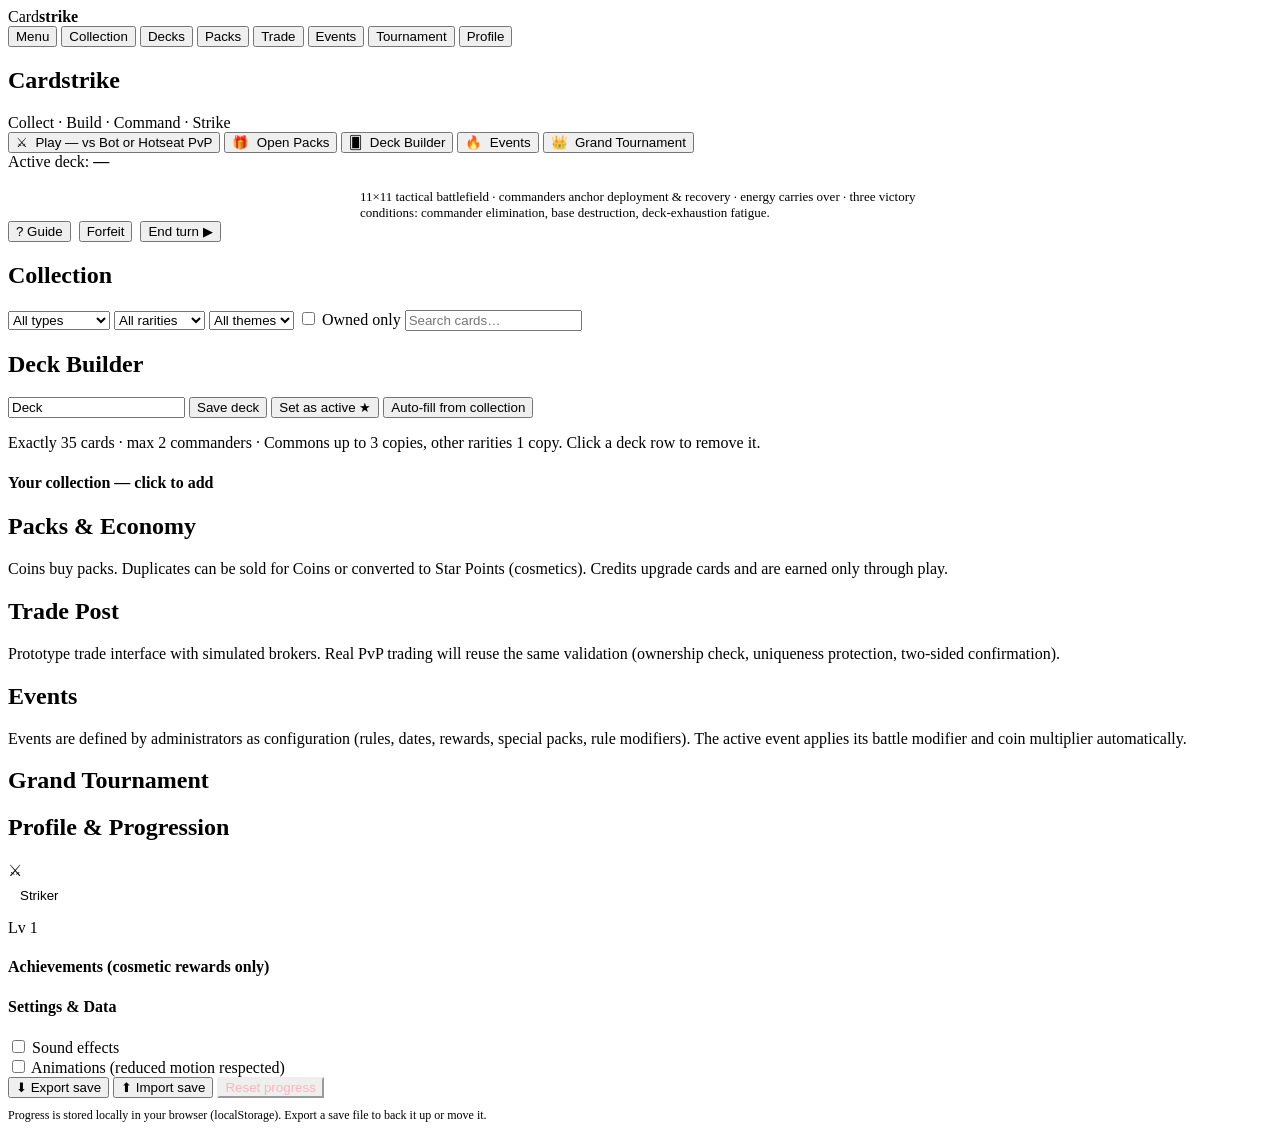
<file: src/template.html>
<!DOCTYPE html>
<html lang="en">
<head>
<meta charset="UTF-8">
<meta name="viewport" content="width=device-width, initial-scale=1">
<title>Cardstrike — Tactical Collectible Strategy Card Game</title>
<meta name="description" content="Cardstrike: a dark fantasy × sci-fi tactical collectible card game. Collect, build decks, command commanders on an 11×11 battlefield.">
<style>
/*__CSS__*/
</style>
</head>
<body>

<!-- ============ TOP BAR ============ -->
<header class="topbar">
  <span class="logo">Card<b>strike</b></span>
  <nav class="topnav">
    <button class="nav-btn" data-nav="menu">Menu</button>
    <button class="nav-btn" data-nav="collection">Collection</button>
    <button class="nav-btn" data-nav="decks">Decks</button>
    <button class="nav-btn" data-nav="packs">Packs</button>
    <button class="nav-btn" data-nav="trade">Trade</button>
    <button class="nav-btn" data-nav="events">Events</button>
    <button class="nav-btn" data-nav="tournament">Tournament</button>
    <button class="nav-btn" data-nav="profile">Profile</button>
  </nav>
  <div id="cur-slot" class="curbar"></div>
</header>

<!-- ============ MAIN MENU ============ -->
<section id="screen-menu" class="screen">
  <div class="menu-hero">
    <h1>Card<span>strike</span></h1>
    <div class="tagline">Collect · Build · Command · Strike</div>
    <div class="menu-cards" id="menu-showcase"></div>
    <div class="menu-actions">
      <button class="btn primary" id="btn-play">⚔ &nbsp;Play — vs Bot or Hotseat PvP</button>
      <button class="btn" data-nav="packs">🎁 &nbsp;Open Packs</button>
      <button class="btn" data-nav="decks">🂠 &nbsp;Deck Builder</button>
      <button class="btn" data-nav="events">🔥 &nbsp;Events</button>
      <button class="btn" data-nav="tournament">👑 &nbsp;Grand Tournament</button>
    </div>
    <div id="menu-dupes-note"></div>
    <div class="deck-status-line">Active deck: <b id="menu-deck-name">—</b> <span id="menu-deck-valid"></span></div>
    <p class="muted" style="max-width:560px;margin:18px auto 0;font-size:13px;">
      11×11 tactical battlefield · commanders anchor deployment &amp; recovery · energy carries over ·
      three victory conditions: commander elimination, base destruction, deck-exhaustion fatigue.
    </p>
  </div>
</section>

<!-- ============ BATTLE ============ -->
<section id="screen-battle" class="screen">
  <div class="bt-top">
    <div id="bt-info"></div>
    <div id="bt-players" style="display:flex;gap:16px;flex-wrap:wrap;"></div>
    <div id="bt-energy" style="display:flex;gap:10px;align-items:center;"></div>
    <div style="margin-left:auto;display:flex;gap:8px;">
      <button class="btn small" id="bt-help" title="What does every move do?">? Guide</button>
      <button class="btn small" id="bt-forfeit">Forfeit</button>
      <button class="btn primary" id="bt-end">End turn ▶</button>
    </div>
  </div>
  <div id="bt-banner"></div>
  <div class="battle-layout">
    <div class="board-wrap">
      <div id="bt-hint"></div>
      <div id="board"></div>
    </div>
    <div class="bt-side-col" id="bt-side"></div>
  </div>
  <div class="hand-wrap"><div id="bt-hand"></div></div>
</section>

<!-- ============ COLLECTION ============ -->
<section id="screen-collection" class="screen">
  <div class="panel">
    <h2>Collection</h2>
    <div id="col-dupes"></div>
    <div class="filter-row">
      <select id="col-type"><option value="all">All types</option><option value="unit">Units</option><option value="commander">Commanders</option><option value="spell">Spells</option><option value="structure">Structures</option></select>
      <select id="col-rarity"><option value="all">All rarities</option><option value="0">Common</option><option value="1">Uncommon</option><option value="2">Rare</option><option value="3">Epic</option><option value="4">Legendary</option><option value="5">Mythic</option></select>
      <select id="col-theme"><option value="all">All themes</option><option value="verdant">Verdant</option><option value="horde">Horde</option><option value="legion">Legion</option><option value="custodes">Custodes</option><option value="arcane">Arcane</option><option value="neutral">Neutral</option></select>
      <label><input type="checkbox" id="col-owned"> Owned only</label>
      <input type="search" id="col-q" placeholder="Search cards…">
    </div>
    <div id="col-grid" class="card-grid"></div>
  </div>
</section>

<!-- ============ DECKS ============ -->
<section id="screen-decks" class="screen">
  <div class="panel">
    <h2>Deck Builder</h2>
    <div id="deck-slots" style="margin-bottom:10px;"></div>
    <div class="deck-layout">
      <div>
        <div class="deck-controls">
          <input id="deck-name" value="Deck">
          <button class="btn primary" id="deck-save">Save deck</button>
          <button class="btn" id="deck-activate">Set as active ★</button>
          <button class="btn" id="deck-autofill">Auto-fill from collection</button>
        </div>
        <div id="deck-status"></div>
        <p class="muted">Exactly 35 cards · max 2 commanders · Commons up to 3 copies, other rarities 1 copy. Click a deck row to remove it.</p>
        <div id="deck-list" class="deck-list"></div>
      </div>
      <div class="deck-side">
        <h4 style="color:var(--blue)">Your collection — click to add</h4>
        <div id="deck-pool" class="card-grid" style="margin-top:10px;"></div>
      </div>
    </div>
  </div>
</section>

<!-- ============ PACKS ============ -->
<section id="screen-packs" class="screen">
  <div class="panel">
    <h2>Packs &amp; Economy</h2>
    <p class="muted" style="margin-bottom:12px;">Coins buy packs. Duplicates can be sold for Coins or converted to Star Points (cosmetics). Credits upgrade cards and are earned only through play.</p>
    <div id="pack-grid" class="pack-grid"></div>
  </div>
</section>

<!-- ============ TRADE ============ -->
<section id="screen-trade" class="screen">
  <div class="panel">
    <h2>Trade Post</h2>
    <p class="muted" style="margin-bottom:8px;">Prototype trade interface with simulated brokers. Real PvP trading will reuse the same validation (ownership check, uniqueness protection, two-sided confirmation). <span id="trade-used"></span></p>
    <div id="trade-offers"></div>
  </div>
</section>

<!-- ============ EVENTS ============ -->
<section id="screen-events" class="screen">
  <div class="panel">
    <h2>Events</h2>
    <p class="muted" style="margin-bottom:10px;">Events are defined by administrators as configuration (rules, dates, rewards, special packs, rule modifiers). The active event applies its battle modifier and coin multiplier automatically.</p>
    <div id="event-list"></div>
  </div>
</section>

<!-- ============ TOURNAMENT ============ -->
<section id="screen-tournament" class="screen">
  <div class="panel">
    <h2>Grand Tournament</h2>
    <div id="tourn-body"></div>
  </div>
</section>

<!-- ============ PROFILE ============ -->
<section id="screen-profile" class="screen">
  <div class="panel">
    <h2>Profile &amp; Progression</h2>
    <div class="pf-grid">
      <div class="pf-panel">
        <div class="pf-head">
          <div class="avatar-circle">⚔</div>
          <div style="flex:1;min-width:200px;">
            <input id="pf-name" value="Striker" style="background:var(--bg2);color:var(--text);border:1px solid var(--line);border-radius:8px;padding:8px 12px;width:100%;">
            <div style="display:flex;gap:10px;align-items:center;margin-top:8px;">
              <span class="cur lvl" id="pf-level">Lv 1</span>
              <div class="xp-track"><i id="pf-xpbar"></i></div>
              <span class="muted" id="pf-xptext"></span>
            </div>
          </div>
        </div>
        <div class="stat-grid" id="pf-stats"></div>
        <div id="pf-weekly"></div>
        <h4>Achievements <span class="muted">(cosmetic rewards only)</span></h4>
        <div id="pf-achievements"></div>
      </div>
      <div class="pf-panel">
        <div id="pf-shop"></div>
        <h4>Settings &amp; Data</h4>
        <div class="cos-row"><label><input type="checkbox" id="set-sfx"> Sound effects</label></div>
        <div class="cos-row"><label><input type="checkbox" id="set-anim"> Animations (reduced motion respected)</label></div>
        <div class="btnrow2" style="justify-content:flex-start;">
          <button class="btn" id="btn-export">⬇ Export save</button>
          <button class="btn" id="btn-import">⬆ Import save</button>
          <input type="file" id="file-import" accept=".json" style="display:none">
          <button class="btn" id="btn-reset" style="border-color:var(--red);color:#ffb3bc;">Reset progress</button>
        </div>
        <p class="muted" style="margin-top:10px;font-size:12px;">Progress is stored locally in your browser (localStorage). Export a save file to back it up or move it.</p>
      </div>
    </div>
  </div>
</section>

<div id="toasts"></div>

<script>
/*__JS__*/
</script>
</body>
</html>
</file>
